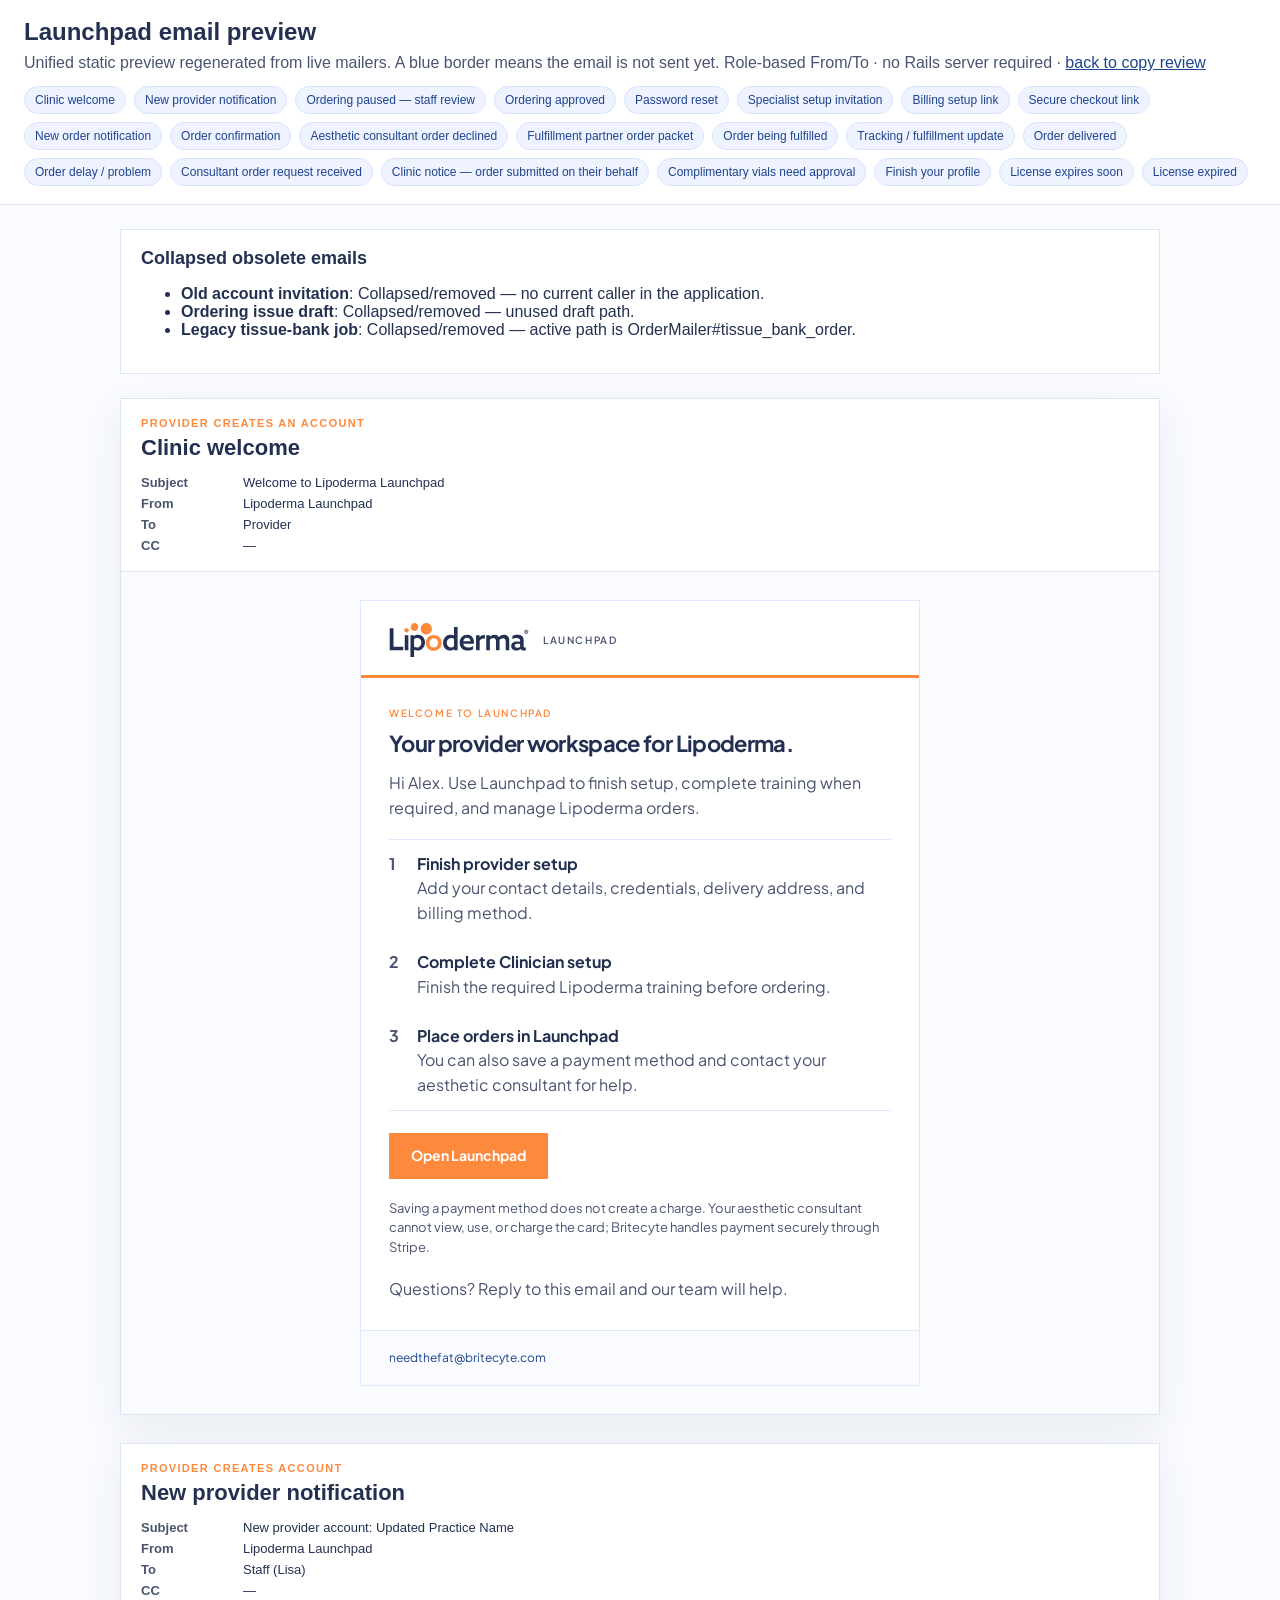
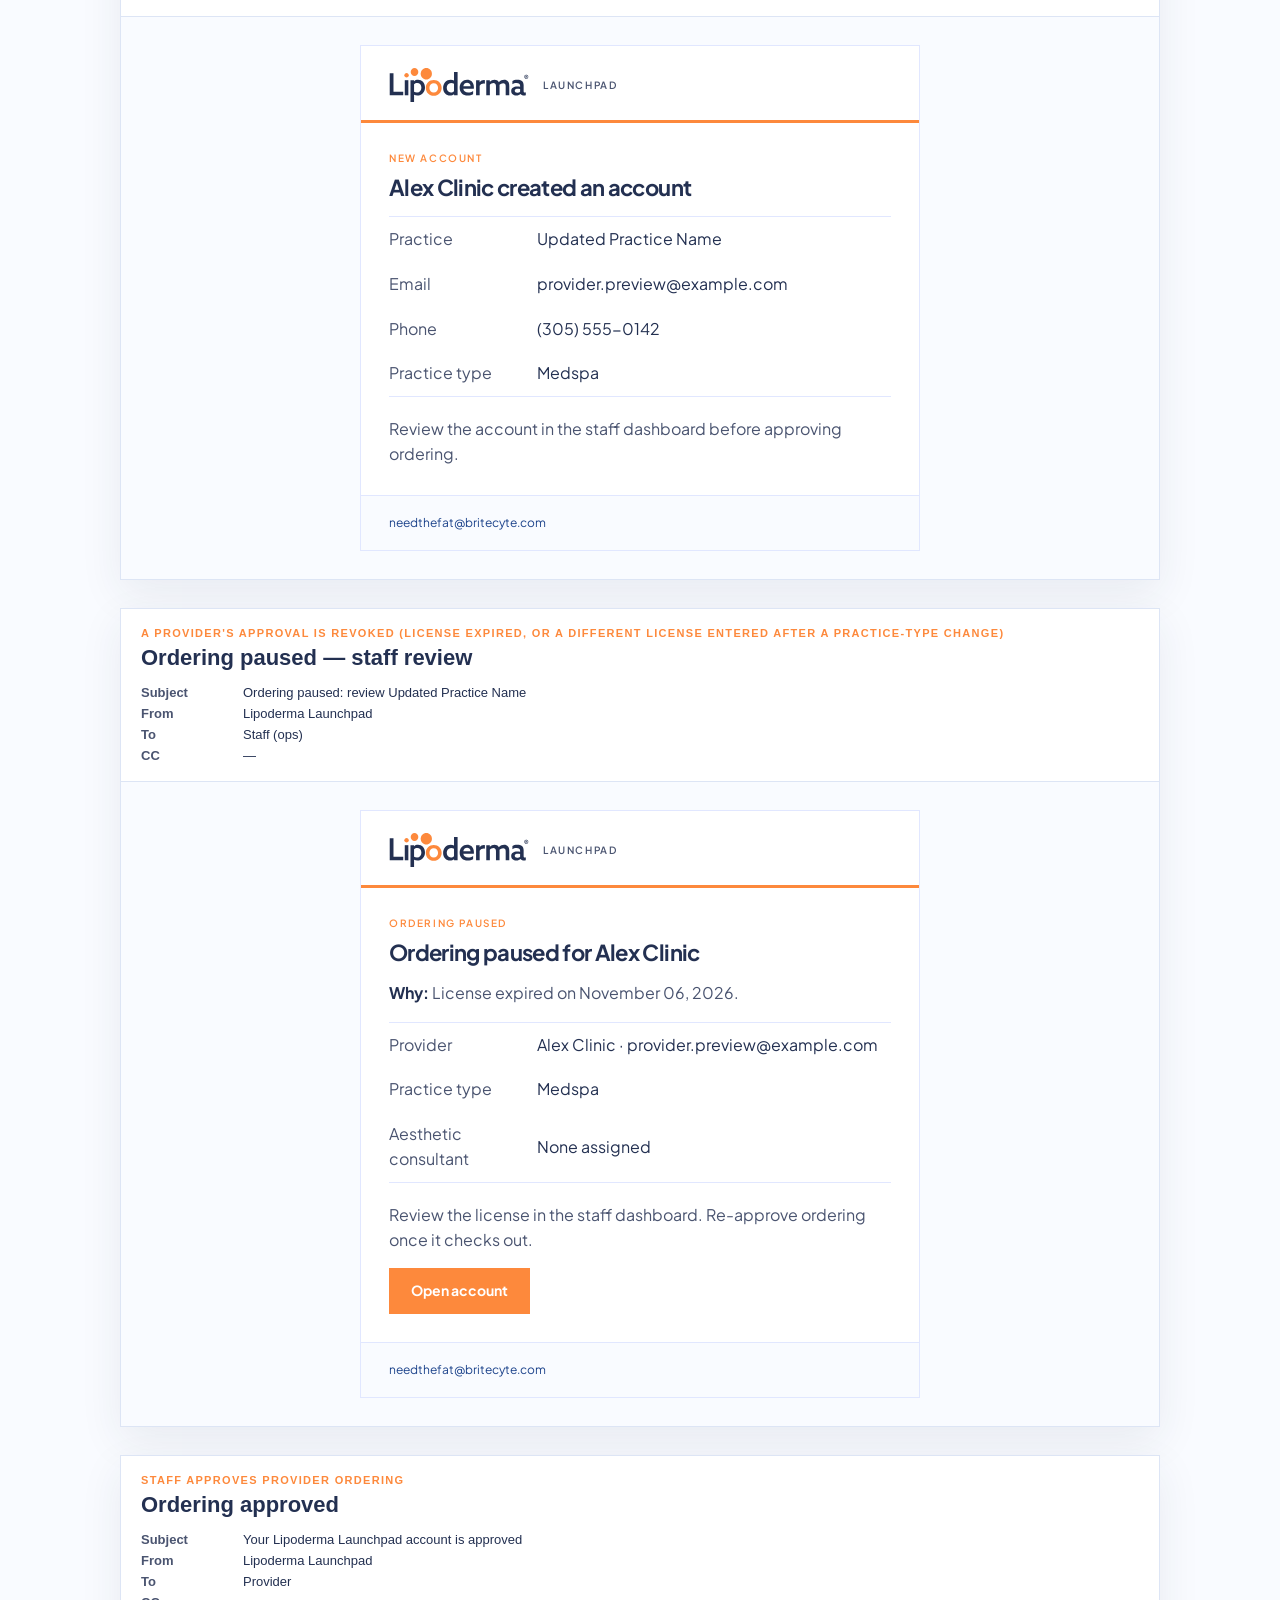
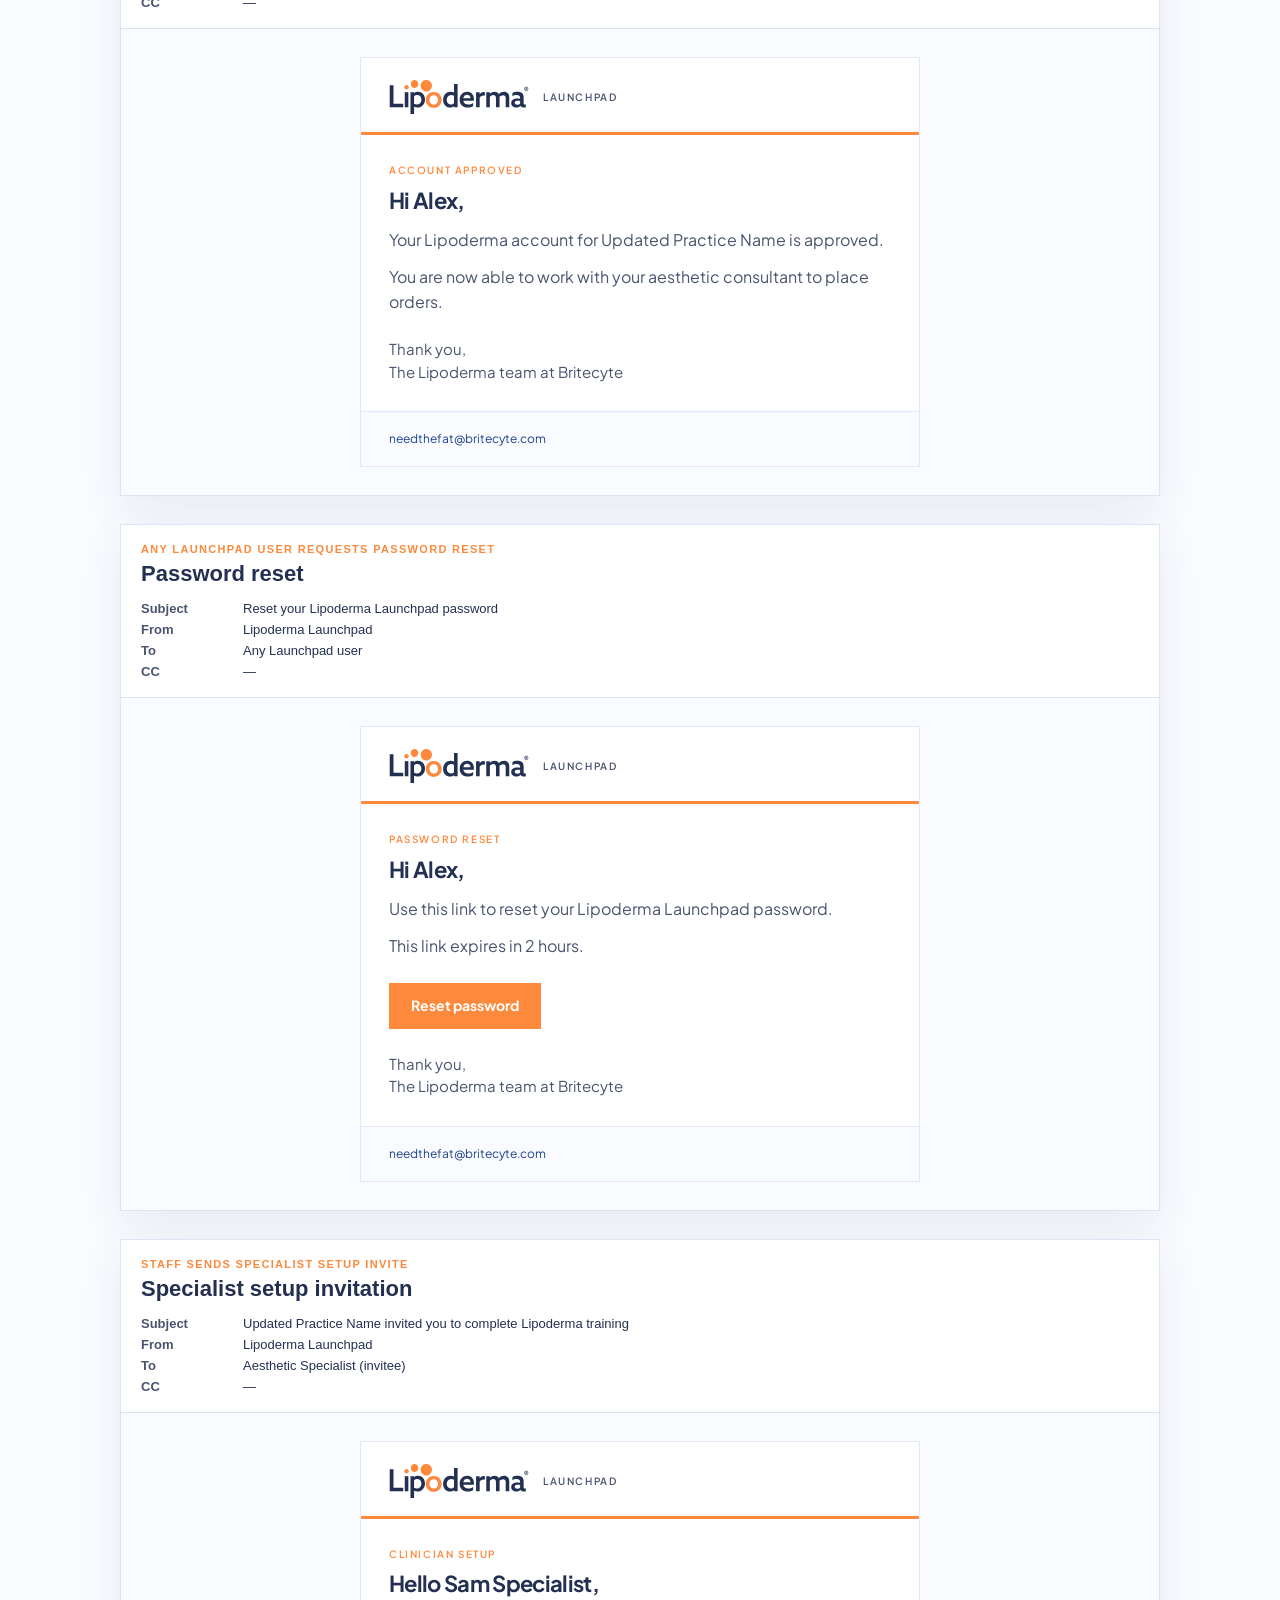
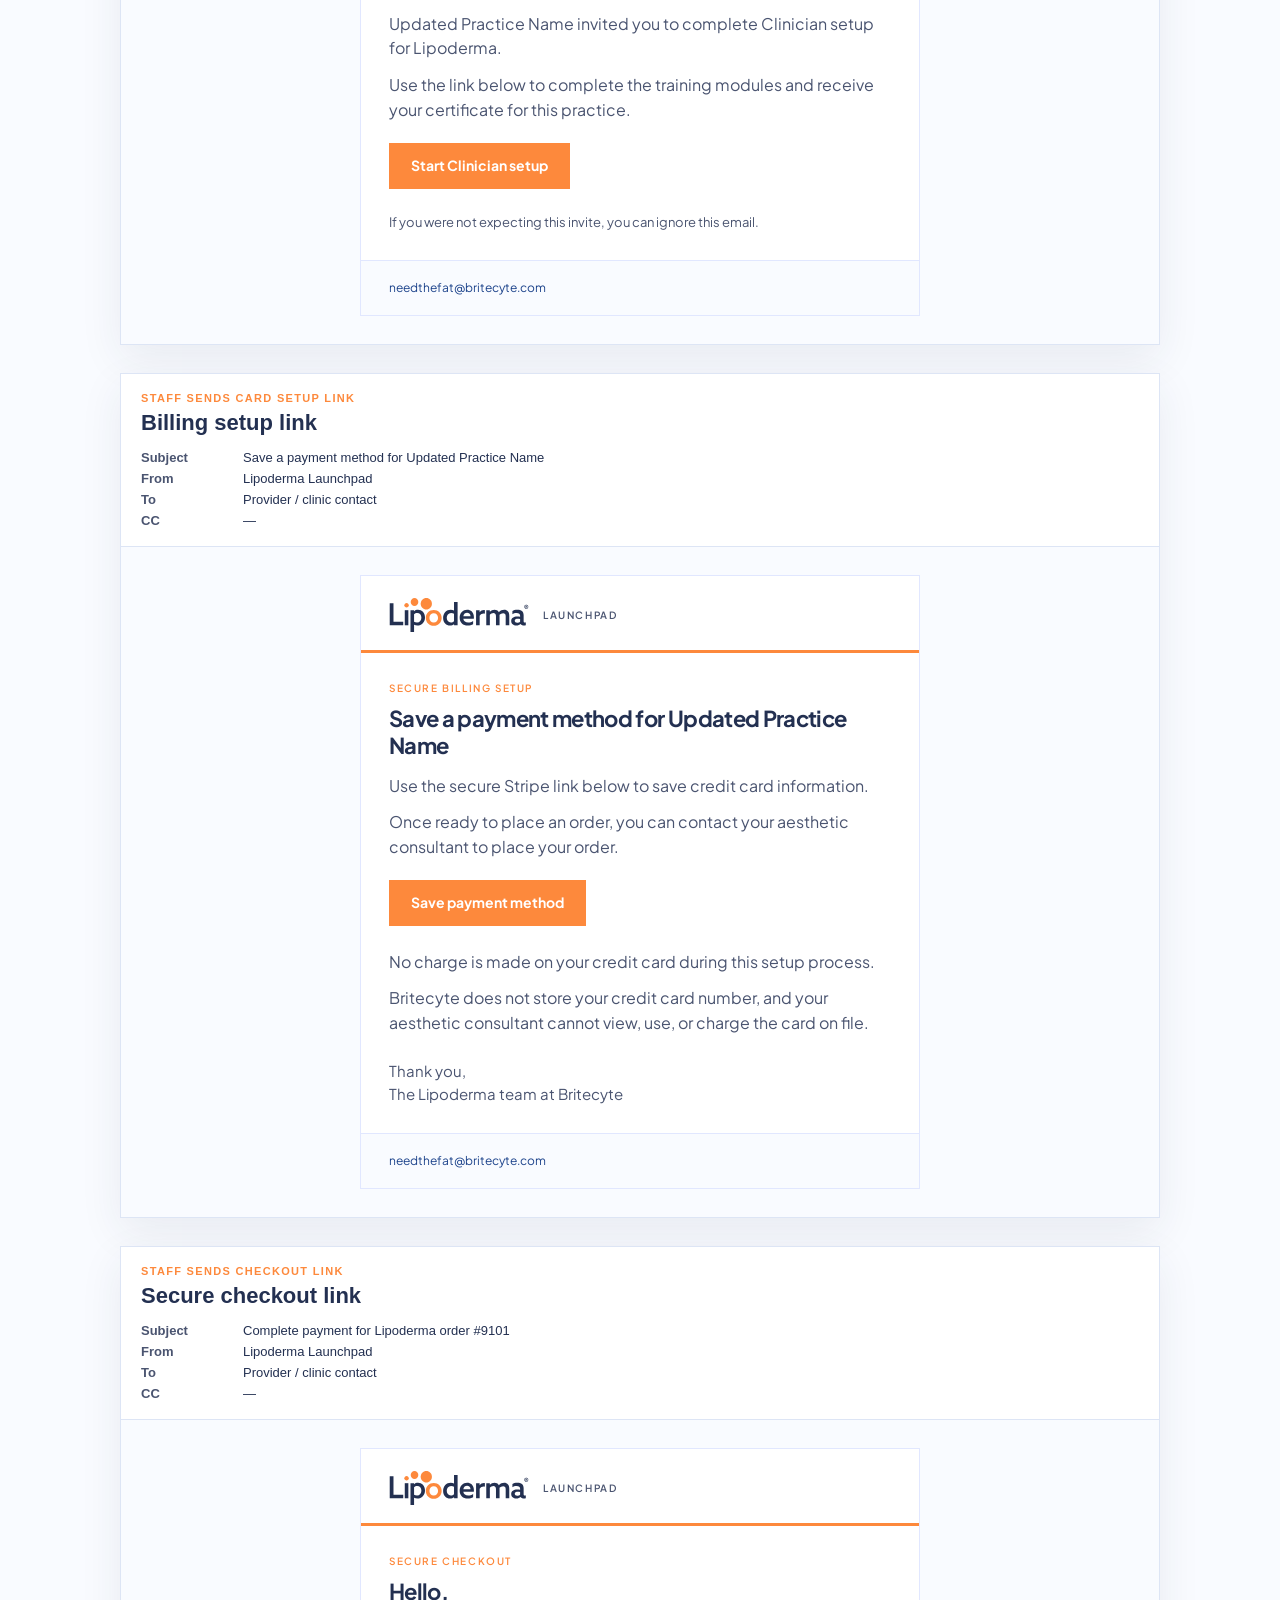
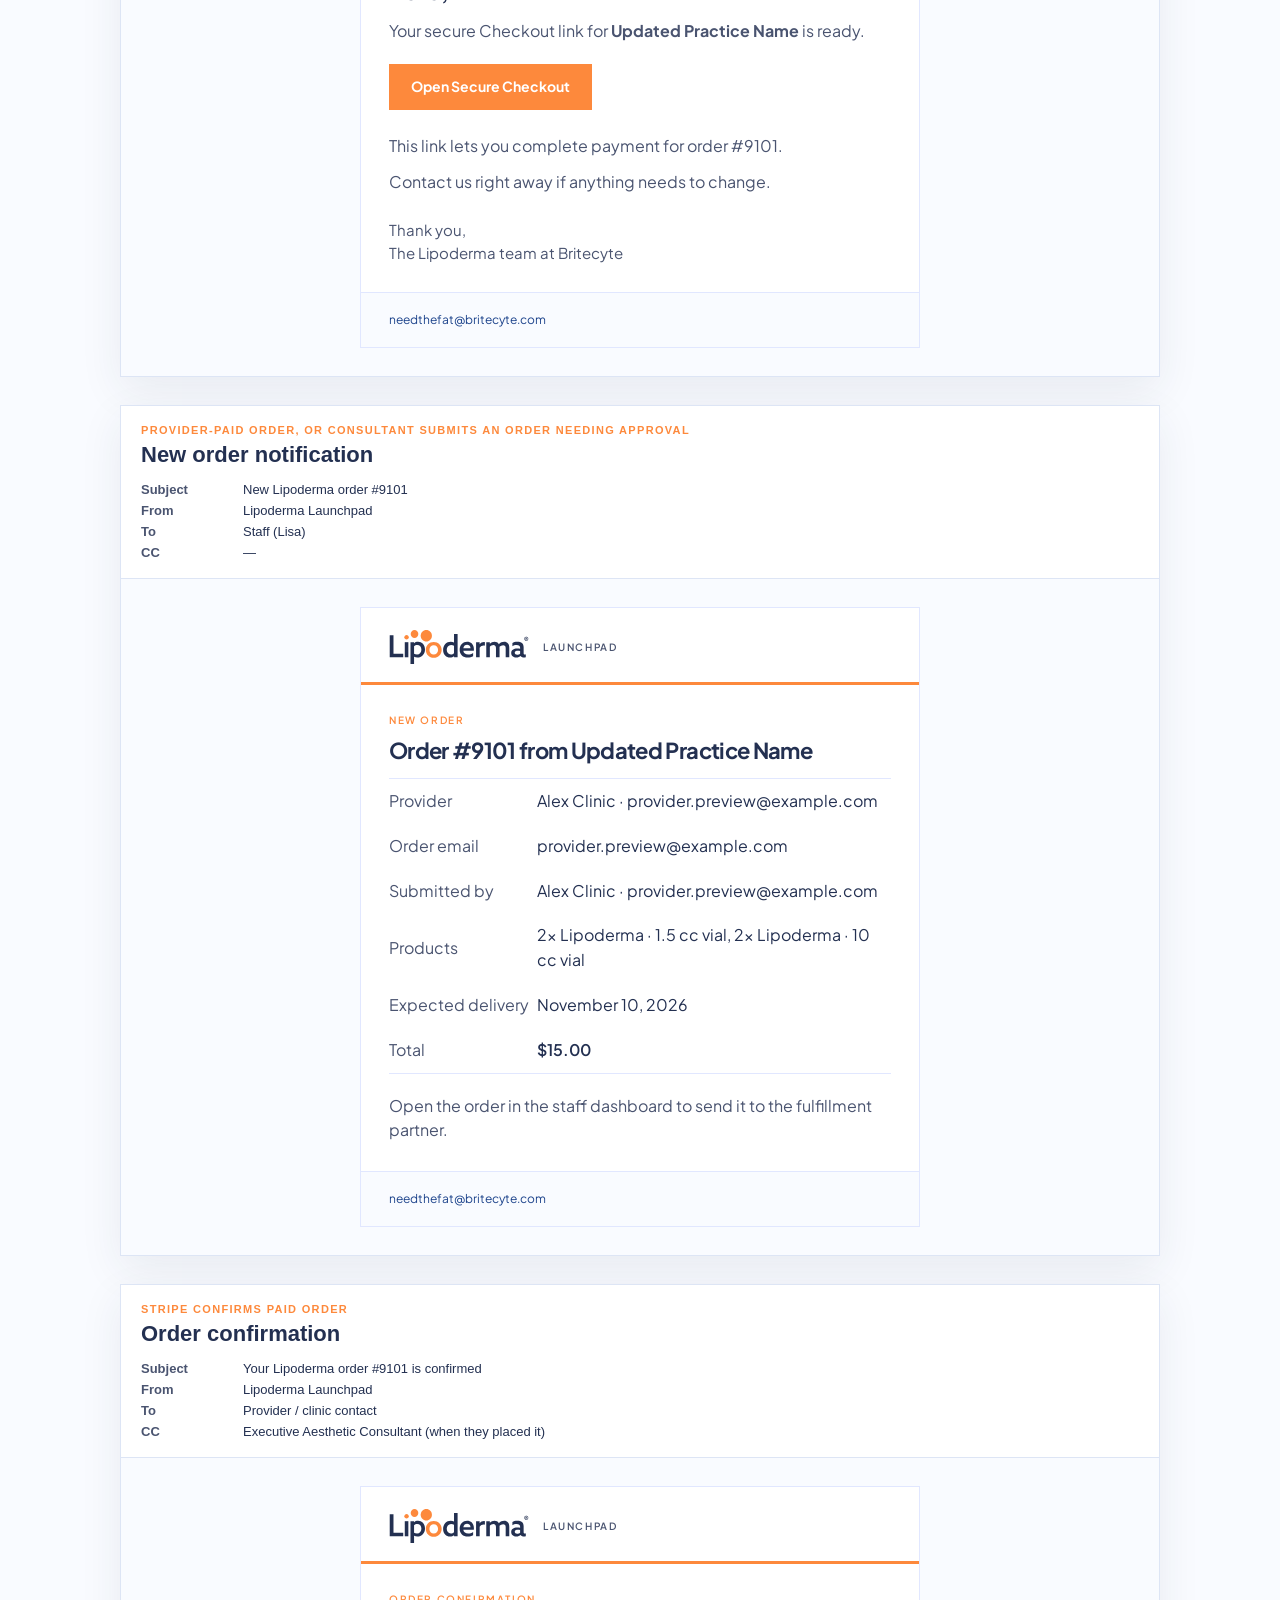
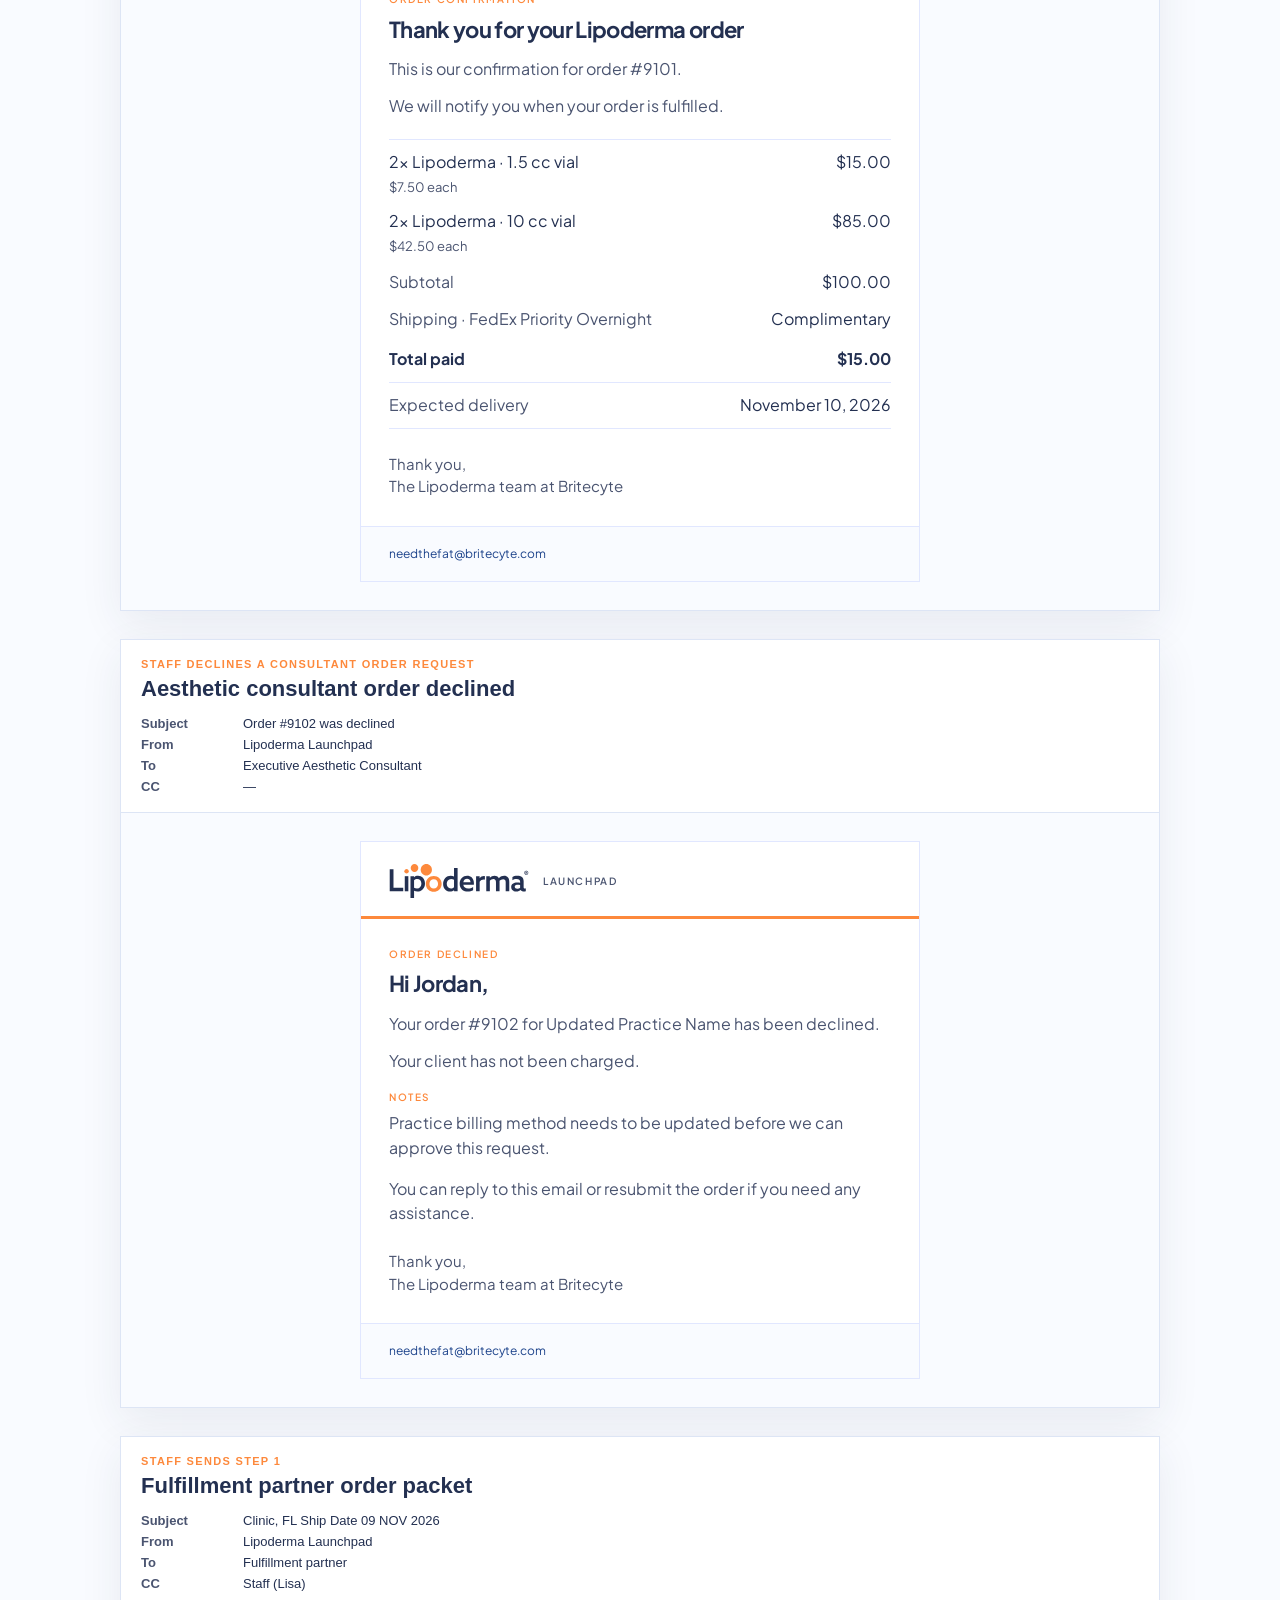
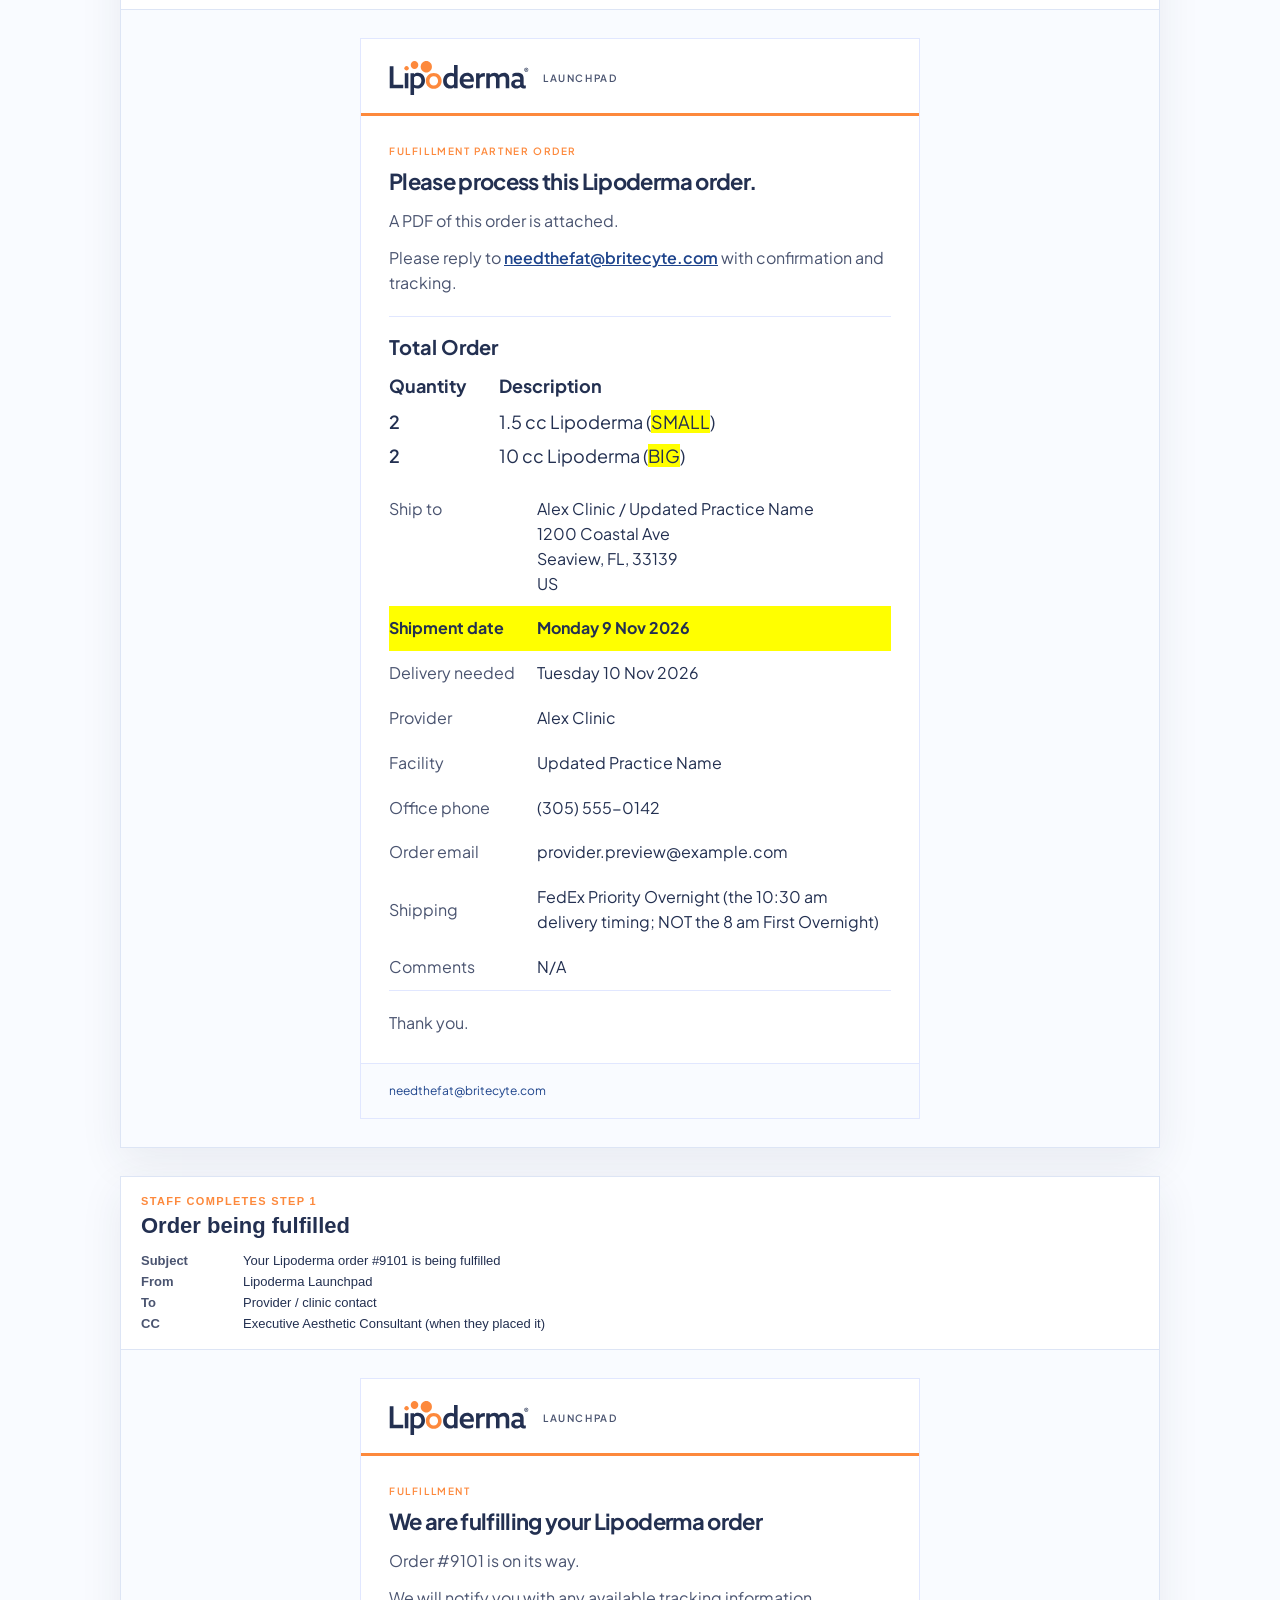
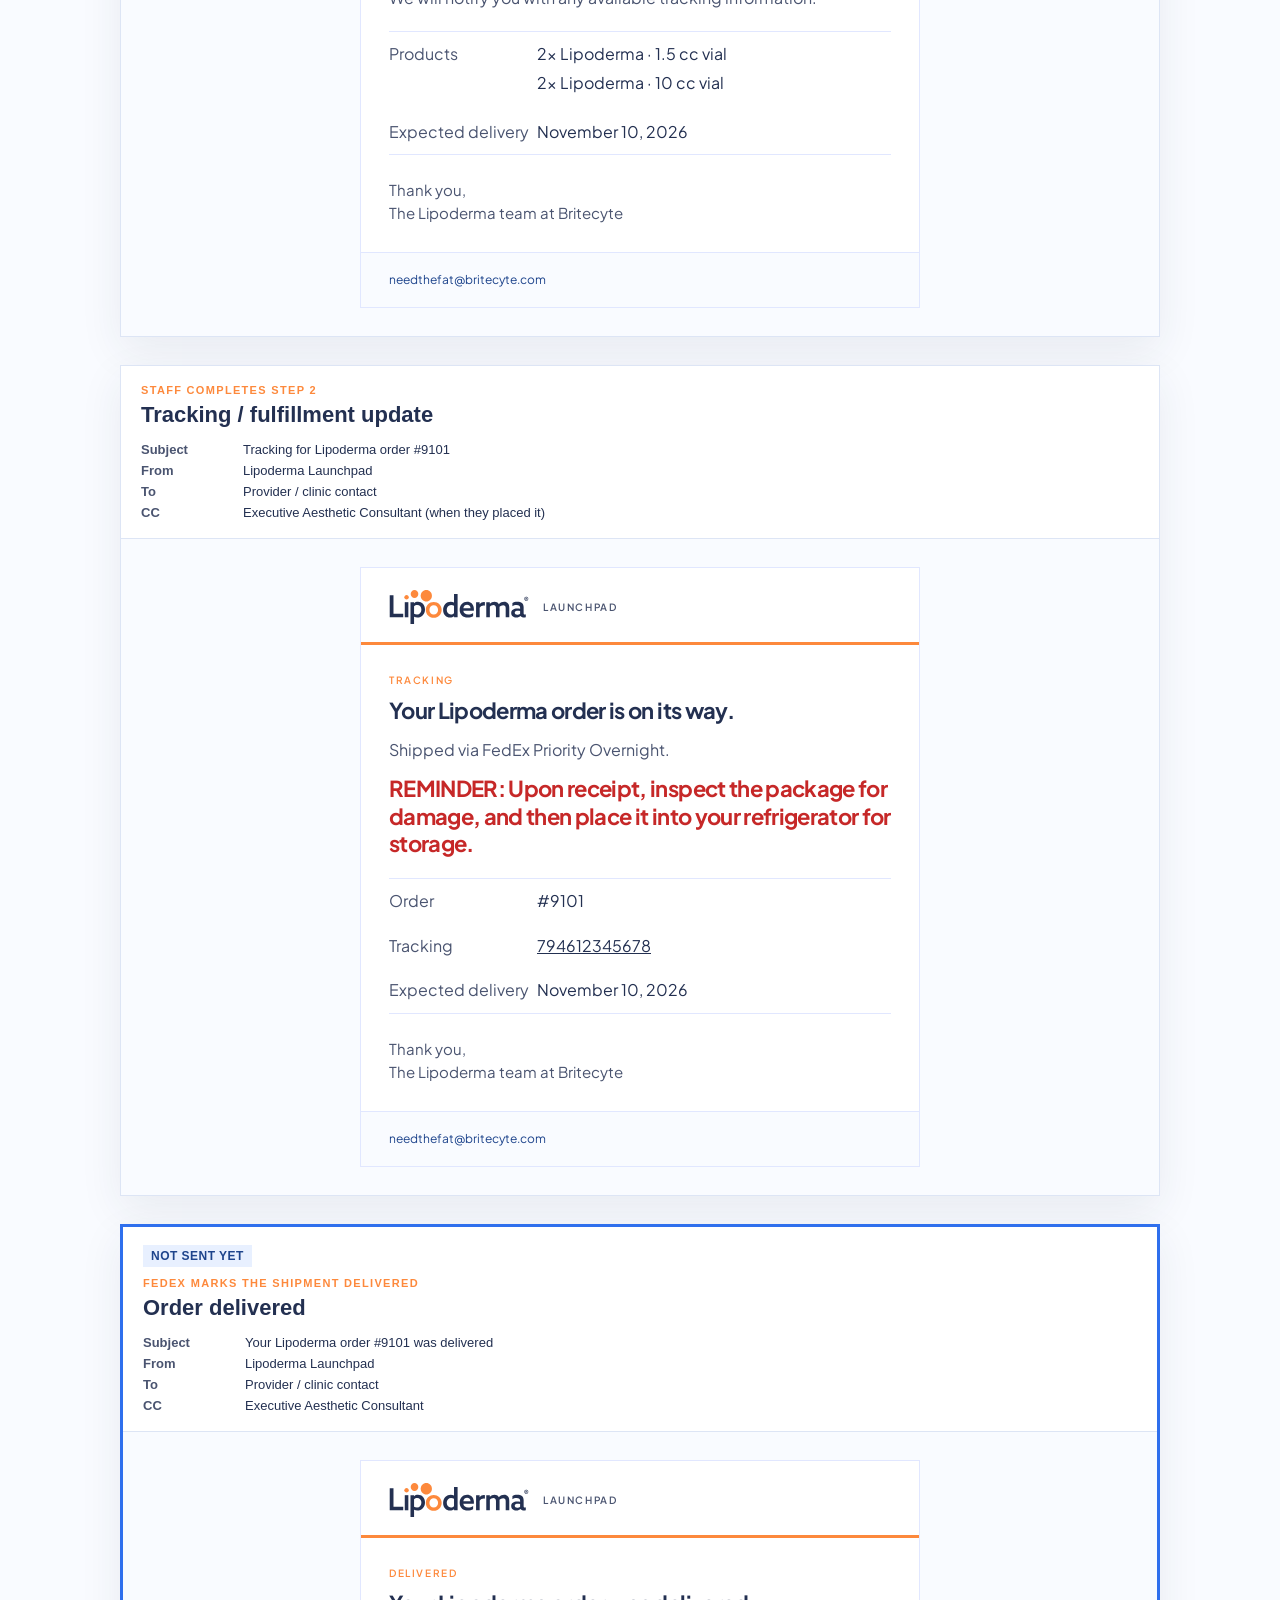
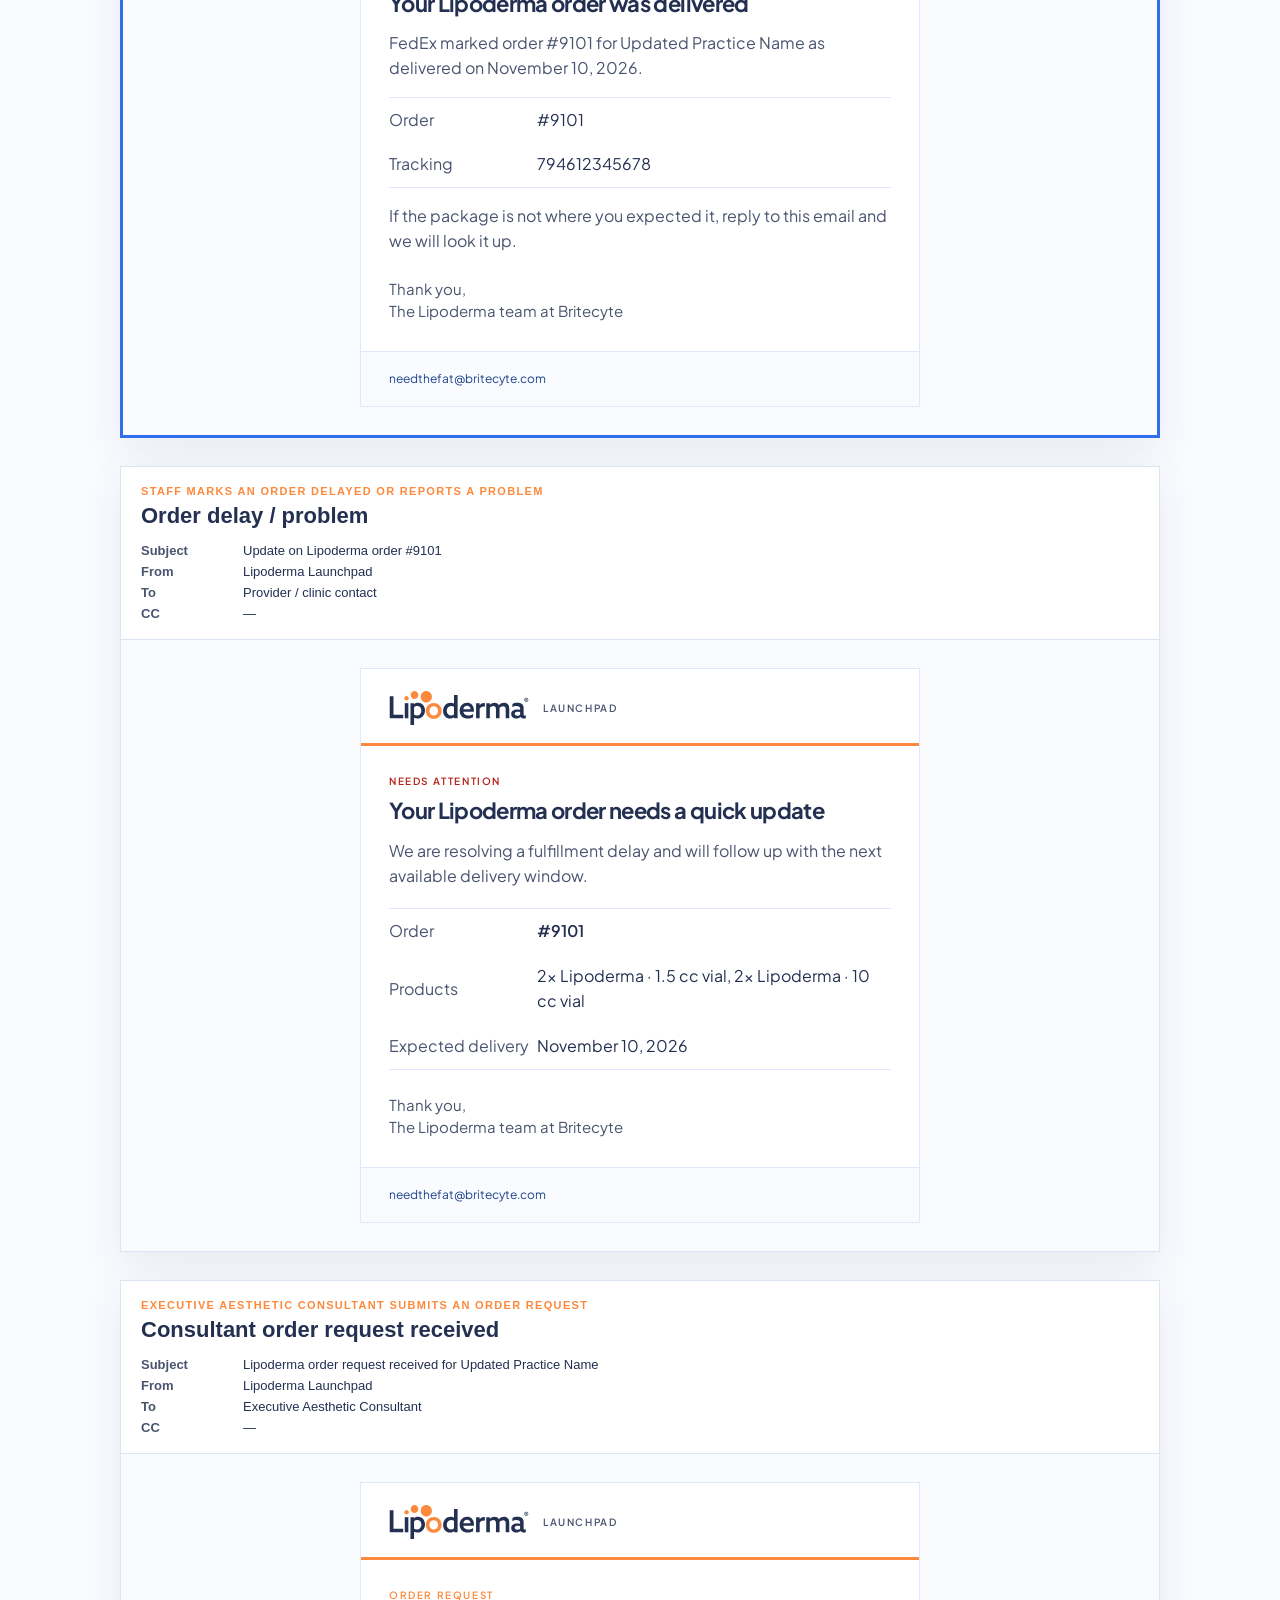
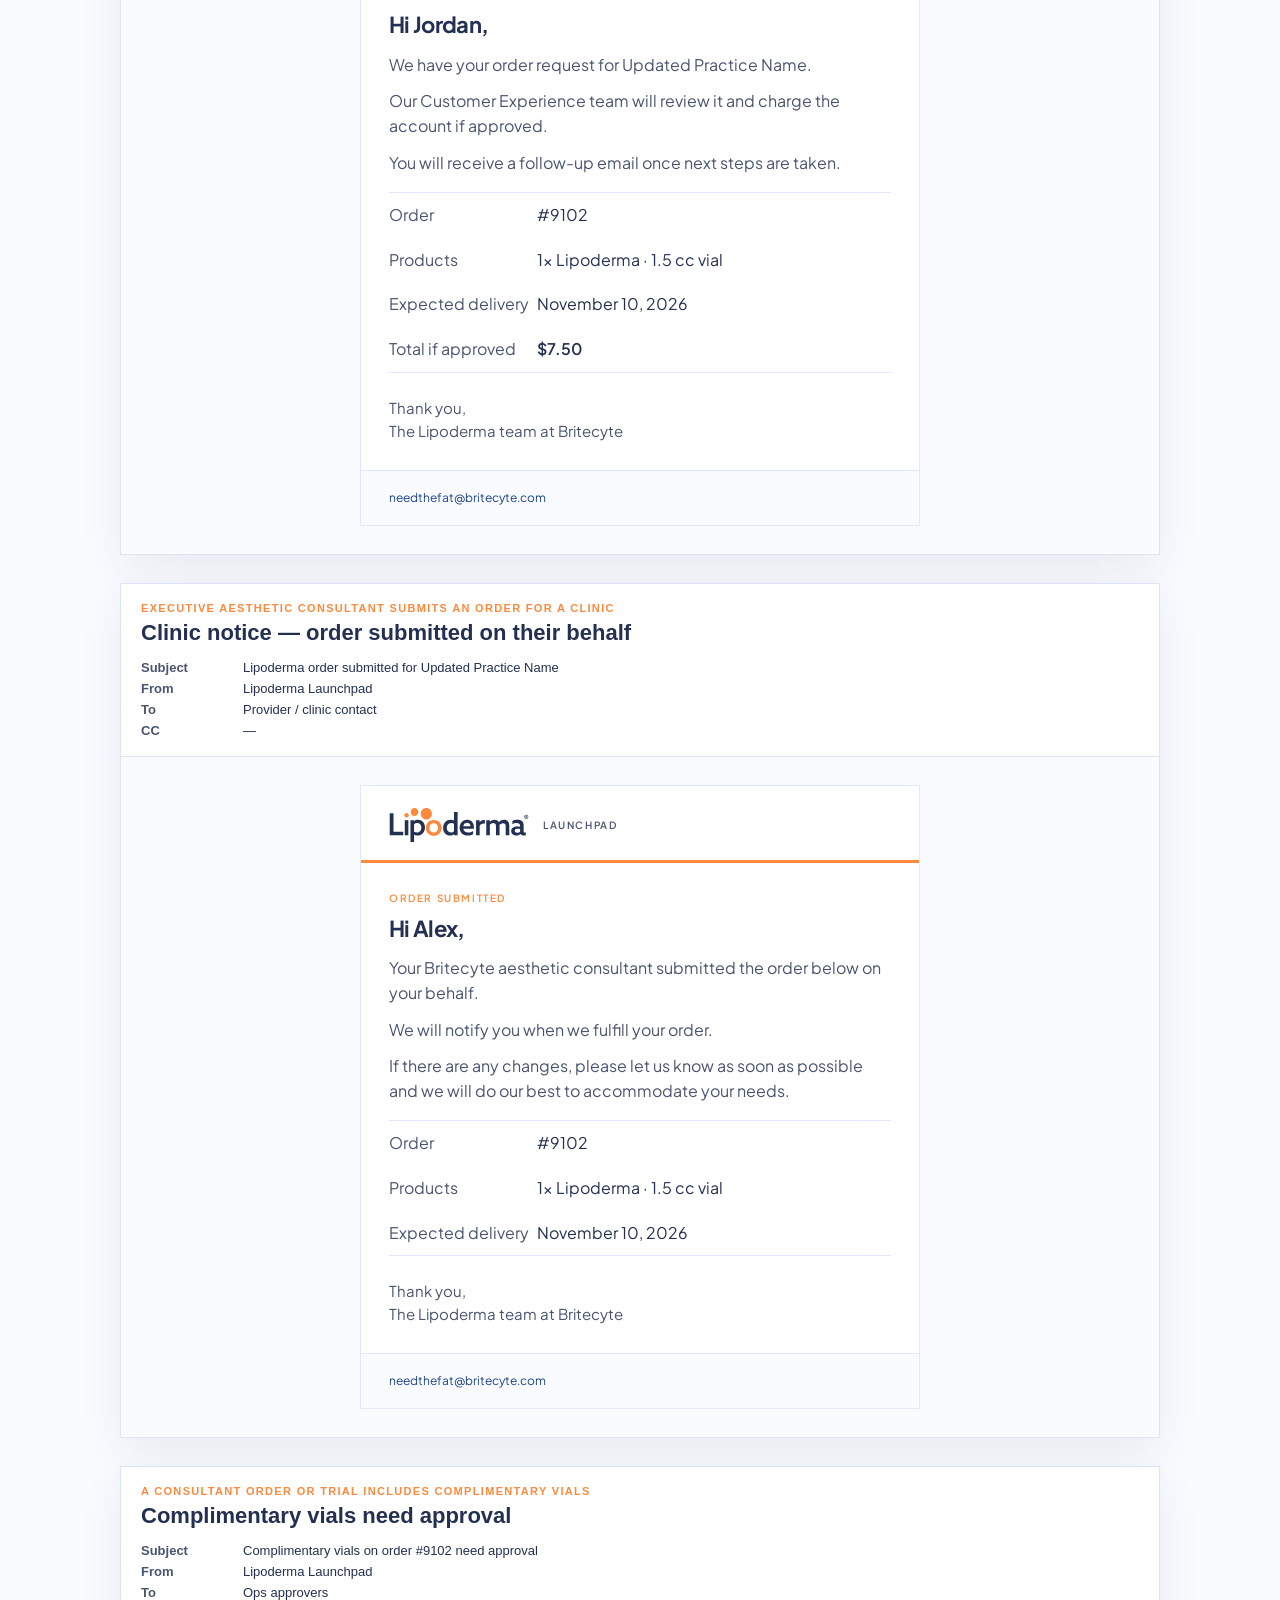
<file: index.html>
<!doctype html>
<html lang="en">
<head>
  <meta charset="utf-8">
  <meta name="viewport" content="width=device-width, initial-scale=1">
  <title>Launchpad email preview</title>
  <style>
    body { margin: 0; background: #f4f6fb; color: #233051; font-family: Arial, Helvetica, sans-serif; }
    header { position: sticky; top: 0; z-index: 2; background: rgba(255,255,255,.96); border-bottom: 1px solid #dde5f5; padding: 18px 24px; }
    h1 { margin: 0 0 8px; font-size: 24px; }
    .sub { margin: 0; color: #4a5470; }
    .sub a { color: #1e448c; }
    nav { display: flex; flex-wrap: wrap; gap: 8px; margin-top: 14px; }
    nav a { color: #1e448c; background: #eef3ff; border: 1px solid #d8e2ff; border-radius: 999px; padding: 6px 10px; font-size: 12px; text-decoration: none; }
    main { max-width: 1040px; margin: 0 auto; padding: 24px; }
    .obsolete { background: #fff; border: 1px solid #dde5f5; padding: 18px 20px; margin-bottom: 24px; }
    .obsolete h2 { margin-top: 0; font-size: 18px; }
    .email-card { background: #fff; border: 1px solid #dde5f5; margin-bottom: 28px; box-shadow: 0 14px 40px rgba(35,48,81,.08); }
    .email-card.not-live { border: 3px solid #2f6fed; }
    .not-live-flag { display: inline-block; margin: 0 0 10px; padding: 4px 8px; background: #e8f0ff; color: #1e448c; font-size: 12px; font-weight: 700; letter-spacing: .04em; text-transform: uppercase; }
    .meta { padding: 18px 20px; border-bottom: 1px solid #dde5f5; }
    .eyebrow { margin: 0 0 6px; color: #fd893c; font-size: 11px; font-weight: 700; letter-spacing: .12em; text-transform: uppercase; }
    .meta h2 { margin: 0 0 14px; font-size: 22px; }
    dl { display: grid; grid-template-columns: 90px 1fr; gap: 6px 12px; margin: 0; font-size: 13px; }
    dt { color: #4a5470; font-weight: 700; }
    dd { margin: 0; word-break: break-word; }
    .email-frame { background: #fff; padding: 0; overflow-x: auto; }
  </style>
</head>
<body>
  <header>
    <h1>Launchpad email preview</h1>
    <p class="sub">Unified static preview regenerated from live mailers. A blue border means the email is not sent yet. Role-based From/To · no Rails server required · <a href="/copy_review/">back to copy review</a></p>
    <nav><a href="#email-0">Clinic welcome</a><a href="#email-1">New provider notification</a><a href="#email-16">Ordering paused — staff review</a><a href="#email-2">Ordering approved</a><a href="#email-3">Password reset</a><a href="#email-4">Specialist setup invitation</a><a href="#email-5">Billing setup link</a><a href="#email-6">Secure checkout link</a><a href="#email-7">New order notification</a><a href="#email-8">Order confirmation</a><a href="#email-9">Aesthetic consultant order declined</a><a href="#email-10">Fulfillment partner order packet</a><a href="#email-11">Order being fulfilled</a><a href="#email-12">Tracking / fulfillment update</a><a href="#email-21">Order delivered</a><a href="#email-13">Order delay / problem</a><a href="#email-14">Consultant order request received</a><a href="#email-15">Clinic notice — order submitted on their behalf</a><a href="#email-18">Complimentary vials need approval</a><a href="#email-22">Finish your profile</a><a href="#email-19">License expires soon</a><a href="#email-20">License expired</a></nav>
  </header>
  <main>
    <section class="obsolete">
      <h2>Collapsed obsolete emails</h2>
      <ul>
        <li><strong>Old account invitation</strong>: Collapsed/removed — no current caller in the application.</li>
        <li><strong>Ordering issue draft</strong>: Collapsed/removed — unused draft path.</li>
        <li><strong>Legacy tissue-bank job</strong>: Collapsed/removed — active path is OrderMailer#tissue_bank_order.</li>
      </ul>
    </section>
    <section class="email-card" id="email-0">
  <div class="meta">
    
    <p class="eyebrow">Provider creates an account</p>
    <h2>Clinic welcome</h2>
    <dl>
      <dt>Subject</dt><dd>Welcome to Lipoderma Launchpad</dd>
      <dt>From</dt><dd>Lipoderma Launchpad</dd>
      <dt>To</dt><dd>Provider</dd>
      <dt>CC</dt><dd>—</dd>
    </dl>
  </div>
  <div class="email-frame"><!DOCTYPE html>
<html lang="en">
  <head>
    <meta http-equiv="Content-Type" content="text/html; charset=utf-8">
    <meta name="viewport" content="width=device-width, initial-scale=1">
    <meta http-equiv="x-ua-compatible" content="ie=edge">
    <title>Lipoderma Launchpad</title>
    <!--[if !mso]><!-->
    <link href="https://fonts.googleapis.com/css2?family=Plus+Jakarta+Sans:wght@400;600;700&display=swap" rel="stylesheet">
    <!--<![endif]-->
  </head>
  <body style="margin:0;padding:0;background-color:#f9fbff;">
    <table role="presentation" width="100%" cellspacing="0" cellpadding="0" border="0" style="background-color:#f9fbff;">
      <tr>
        <td align="center" style="padding:28px 12px;">
          <table role="presentation" width="560" cellspacing="0" cellpadding="0" border="0" style="width:100%;max-width:560px;border:1px solid #e1e7ff;border-radius:0;overflow:hidden;background-color:#ffffff;">
            <tr>
              <td style="background-color:#ffffff;padding:22px 28px 18px;border-bottom:3px solid #fd893c;">
                <table role="presentation" cellspacing="0" cellpadding="0" border="0">
                  <tr>
                    <td style="vertical-align:middle;">
                      <img src="assets/logos/lipoderma-logo.svg" alt="Lipoderma" width="140" height="34" style="display:block;border:0;height:34px;width:140px;">
                    </td>
                    <td style="vertical-align:middle;padding-left:14px;">
                      <p style="margin:0;font-family:'Plus Jakarta Sans',Arial,Helvetica,sans-serif;font-size:10px;font-weight:600;letter-spacing:0.16em;text-transform:uppercase;color:#4a5470;">Launchpad</p>
                    </td>
                  </tr>
                </table>
              </td>
            </tr>
            <tr>
              <td style="background-color:#ffffff;padding:28px;font-family:'Plus Jakarta Sans',Arial,Helvetica,sans-serif;color:#233051;font-size:16px;line-height:1.55;">
                <p style="margin:0 0 8px;font-size:10px;font-weight:600;letter-spacing:0.16em;text-transform:uppercase;color:#fd893c;">Welcome to Launchpad</p>
<p style="margin:0 0 14px;font-size:22px;font-weight:700;letter-spacing:-0.03em;line-height:1.25;color:#233051;">Your provider workspace for Lipoderma.</p>
<p style="margin:0 0 18px;color:#4a5470;">
  Hi Alex.
  Use Launchpad to finish setup, complete training when required, and manage Lipoderma orders.
</p>
<table role="presentation" width="100%" cellspacing="0" cellpadding="0" border="0" style="border-top:1px solid #e1e7ff;border-bottom:1px solid #e1e7ff;">
  <tr>
    <td style="padding:12px 0;color:#4a5470;width:28px;vertical-align:top;font-weight:700;">1</td>
    <td style="padding:12px 0;color:#233051;"><strong>Finish provider setup</strong><br><span style="color:#4a5470;">Add your contact details, credentials, delivery address, and billing method.</span></td>
  </tr>
  <tr>
    <td style="padding:12px 0;color:#4a5470;width:28px;vertical-align:top;font-weight:700;">2</td>
    <td style="padding:12px 0;color:#233051;"><strong>Complete Clinician setup</strong><br><span style="color:#4a5470;">Finish the required Lipoderma training before ordering.</span></td>
  </tr>
  <tr>
    <td style="padding:12px 0;color:#4a5470;width:28px;vertical-align:top;font-weight:700;">3</td>
    <td style="padding:12px 0;color:#233051;"><strong>Place orders in Launchpad</strong><br><span style="color:#4a5470;">You can also save a payment method and contact your aesthetic consultant for help.</span></td>
  </tr>
</table>
<table role="presentation" cellspacing="0" cellpadding="0" border="0" style="margin-top:22px;">
  <tr>
    <td style="background-color:#fd893c;">
      <a href="/" style="display:inline-block;padding:12px 22px;font-family:'Plus Jakarta Sans',Arial,Helvetica,sans-serif;font-size:14px;font-weight:700;color:#ffffff;text-decoration:none;">Open Launchpad</a>
    </td>
  </tr>
</table>

<p style="margin:20px 0 0;font-size:13px;line-height:1.5;color:#4a5470;">Saving a payment method does not create a charge. Your aesthetic consultant cannot view, use, or charge the card; Britecyte handles payment securely through Stripe.</p>
<p style="margin:20px 0 0;color:#4a5470;">Questions? Reply to this email and our team will help.</p>

              </td>
            </tr>
            <tr>
              <td style="background-color:#f9fbff;padding:18px 28px;border-top:1px solid #e1e7ff;font-family:'Plus Jakarta Sans',Arial,Helvetica,sans-serif;font-size:12px;line-height:1.5;color:#4a5470;">
                <a href="mailto:needthefat@britecyte.com" style="color:#1e448c;text-decoration:none;">needthefat@britecyte.com</a>
              </td>
            </tr>
          </table>
        </td>
      </tr>
    </table>
  </body>
</html>
</div>
</section>

<section class="email-card" id="email-1">
  <div class="meta">
    
    <p class="eyebrow">Provider creates account</p>
    <h2>New provider notification</h2>
    <dl>
      <dt>Subject</dt><dd>New provider account: Updated Practice Name</dd>
      <dt>From</dt><dd>Lipoderma Launchpad</dd>
      <dt>To</dt><dd>Staff (Lisa)</dd>
      <dt>CC</dt><dd>—</dd>
    </dl>
  </div>
  <div class="email-frame"><!DOCTYPE html>
<html lang="en">
  <head>
    <meta http-equiv="Content-Type" content="text/html; charset=utf-8">
    <meta name="viewport" content="width=device-width, initial-scale=1">
    <meta http-equiv="x-ua-compatible" content="ie=edge">
    <title>Lipoderma Launchpad</title>
    <!--[if !mso]><!-->
    <link href="https://fonts.googleapis.com/css2?family=Plus+Jakarta+Sans:wght@400;600;700&display=swap" rel="stylesheet">
    <!--<![endif]-->
  </head>
  <body style="margin:0;padding:0;background-color:#f9fbff;">
    <table role="presentation" width="100%" cellspacing="0" cellpadding="0" border="0" style="background-color:#f9fbff;">
      <tr>
        <td align="center" style="padding:28px 12px;">
          <table role="presentation" width="560" cellspacing="0" cellpadding="0" border="0" style="width:100%;max-width:560px;border:1px solid #e1e7ff;border-radius:0;overflow:hidden;background-color:#ffffff;">
            <tr>
              <td style="background-color:#ffffff;padding:22px 28px 18px;border-bottom:3px solid #fd893c;">
                <table role="presentation" cellspacing="0" cellpadding="0" border="0">
                  <tr>
                    <td style="vertical-align:middle;">
                      <img src="assets/logos/lipoderma-logo.svg" alt="Lipoderma" width="140" height="34" style="display:block;border:0;height:34px;width:140px;">
                    </td>
                    <td style="vertical-align:middle;padding-left:14px;">
                      <p style="margin:0;font-family:'Plus Jakarta Sans',Arial,Helvetica,sans-serif;font-size:10px;font-weight:600;letter-spacing:0.16em;text-transform:uppercase;color:#4a5470;">Launchpad</p>
                    </td>
                  </tr>
                </table>
              </td>
            </tr>
            <tr>
              <td style="background-color:#ffffff;padding:28px;font-family:'Plus Jakarta Sans',Arial,Helvetica,sans-serif;color:#233051;font-size:16px;line-height:1.55;">
                <p style="margin:0 0 8px;font-size:10px;font-weight:600;letter-spacing:0.16em;text-transform:uppercase;color:#fd893c;">New account</p>
<p style="margin:0 0 14px;font-size:22px;font-weight:700;letter-spacing:-0.03em;line-height:1.25;color:#233051;">Alex Clinic created an account</p>
<table role="presentation" width="100%" cellspacing="0" cellpadding="0" border="0" style="border-top:1px solid #e1e7ff;border-bottom:1px solid #e1e7ff;">
  <tr>
    <td style="padding:10px 0;color:#4a5470;width:148px;">Practice</td>
    <td style="padding:10px 0;color:#233051;">Updated Practice Name</td>
  </tr>
  <tr>
    <td style="padding:10px 0;color:#4a5470;">Email</td>
    <td style="padding:10px 0;color:#233051;">provider.preview@example.com</td>
  </tr>
  <tr>
    <td style="padding:10px 0;color:#4a5470;">Phone</td>
    <td style="padding:10px 0;color:#233051;">(305) 555-0142</td>
  </tr>
  <tr>
    <td style="padding:10px 0;color:#4a5470;">Practice type</td>
    <td style="padding:10px 0;color:#233051;">Medspa</td>
  </tr>
</table>
<p style="margin:20px 0 0;color:#4a5470;">Review the account in the staff dashboard before approving ordering.</p>

              </td>
            </tr>
            <tr>
              <td style="background-color:#f9fbff;padding:18px 28px;border-top:1px solid #e1e7ff;font-family:'Plus Jakarta Sans',Arial,Helvetica,sans-serif;font-size:12px;line-height:1.5;color:#4a5470;">
                <a href="mailto:needthefat@britecyte.com" style="color:#1e448c;text-decoration:none;">needthefat@britecyte.com</a>
              </td>
            </tr>
          </table>
        </td>
      </tr>
    </table>
  </body>
</html>
</div>
</section>

<section class="email-card" id="email-16">
  <div class="meta">
    
    <p class="eyebrow">A provider&#39;s approval is revoked (license expired, or a different license entered after a practice-type change)</p>
    <h2>Ordering paused — staff review</h2>
    <dl>
      <dt>Subject</dt><dd>Ordering paused: review Updated Practice Name</dd>
      <dt>From</dt><dd>Lipoderma Launchpad</dd>
      <dt>To</dt><dd>Staff (ops)</dd>
      <dt>CC</dt><dd>—</dd>
    </dl>
  </div>
  <div class="email-frame"><!DOCTYPE html>
<html lang="en">
  <head>
    <meta http-equiv="Content-Type" content="text/html; charset=utf-8">
    <meta name="viewport" content="width=device-width, initial-scale=1">
    <meta http-equiv="x-ua-compatible" content="ie=edge">
    <title>Lipoderma Launchpad</title>
    <!--[if !mso]><!-->
    <link href="https://fonts.googleapis.com/css2?family=Plus+Jakarta+Sans:wght@400;600;700&display=swap" rel="stylesheet">
    <!--<![endif]-->
  </head>
  <body style="margin:0;padding:0;background-color:#f9fbff;">
    <table role="presentation" width="100%" cellspacing="0" cellpadding="0" border="0" style="background-color:#f9fbff;">
      <tr>
        <td align="center" style="padding:28px 12px;">
          <table role="presentation" width="560" cellspacing="0" cellpadding="0" border="0" style="width:100%;max-width:560px;border:1px solid #e1e7ff;border-radius:0;overflow:hidden;background-color:#ffffff;">
            <tr>
              <td style="background-color:#ffffff;padding:22px 28px 18px;border-bottom:3px solid #fd893c;">
                <table role="presentation" cellspacing="0" cellpadding="0" border="0">
                  <tr>
                    <td style="vertical-align:middle;">
                      <img src="assets/logos/lipoderma-logo.svg" alt="Lipoderma" width="140" height="34" style="display:block;border:0;height:34px;width:140px;">
                    </td>
                    <td style="vertical-align:middle;padding-left:14px;">
                      <p style="margin:0;font-family:'Plus Jakarta Sans',Arial,Helvetica,sans-serif;font-size:10px;font-weight:600;letter-spacing:0.16em;text-transform:uppercase;color:#4a5470;">Launchpad</p>
                    </td>
                  </tr>
                </table>
              </td>
            </tr>
            <tr>
              <td style="background-color:#ffffff;padding:28px;font-family:'Plus Jakarta Sans',Arial,Helvetica,sans-serif;color:#233051;font-size:16px;line-height:1.55;">
                <p style="margin:0 0 8px;font-size:10px;font-weight:600;letter-spacing:0.16em;text-transform:uppercase;color:#fd893c;">Ordering paused</p>
<p style="margin:0 0 14px;font-size:22px;font-weight:700;letter-spacing:-0.03em;line-height:1.25;color:#233051;">Ordering paused for Alex Clinic</p>
<p style="margin:0 0 16px;color:#4a5470;"><strong style="color:#233051;">Why:</strong> License expired on November 06, 2026.</p>
<table role="presentation" width="100%" cellspacing="0" cellpadding="0" border="0" style="border-top:1px solid #e1e7ff;border-bottom:1px solid #e1e7ff;">
  <tr>
    <td style="padding:10px 0;color:#4a5470;width:148px;">Provider</td>
    <td style="padding:10px 0;color:#233051;">Alex Clinic · provider.preview@example.com</td>
  </tr>
  <tr>
    <td style="padding:10px 0;color:#4a5470;">Practice type</td>
    <td style="padding:10px 0;color:#233051;">Medspa</td>
  </tr>
  <tr>
    <td style="padding:10px 0;color:#4a5470;">Aesthetic consultant</td>
    <td style="padding:10px 0;color:#233051;">None assigned</td>
  </tr>
</table>
<p style="margin:20px 0 0;color:#4a5470;">Review the license in the staff dashboard. Re-approve ordering once it checks out.</p>
  <table role="presentation" cellspacing="0" cellpadding="0" border="0" style="margin-top:16px;">
  <tr>
    <td style="background-color:#fd893c;">
      <a href="/staff/providers/462" style="display:inline-block;padding:12px 22px;font-family:'Plus Jakarta Sans',Arial,Helvetica,sans-serif;font-size:14px;font-weight:700;color:#ffffff;text-decoration:none;">Open account</a>
    </td>
  </tr>
</table>


              </td>
            </tr>
            <tr>
              <td style="background-color:#f9fbff;padding:18px 28px;border-top:1px solid #e1e7ff;font-family:'Plus Jakarta Sans',Arial,Helvetica,sans-serif;font-size:12px;line-height:1.5;color:#4a5470;">
                <a href="mailto:needthefat@britecyte.com" style="color:#1e448c;text-decoration:none;">needthefat@britecyte.com</a>
              </td>
            </tr>
          </table>
        </td>
      </tr>
    </table>
  </body>
</html>
</div>
</section>

<section class="email-card" id="email-2">
  <div class="meta">
    
    <p class="eyebrow">Staff approves provider ordering</p>
    <h2>Ordering approved</h2>
    <dl>
      <dt>Subject</dt><dd>Your Lipoderma Launchpad account is approved</dd>
      <dt>From</dt><dd>Lipoderma Launchpad</dd>
      <dt>To</dt><dd>Provider</dd>
      <dt>CC</dt><dd>—</dd>
    </dl>
  </div>
  <div class="email-frame"><!DOCTYPE html>
<html lang="en">
  <head>
    <meta http-equiv="Content-Type" content="text/html; charset=utf-8">
    <meta name="viewport" content="width=device-width, initial-scale=1">
    <meta http-equiv="x-ua-compatible" content="ie=edge">
    <title>Lipoderma Launchpad</title>
    <!--[if !mso]><!-->
    <link href="https://fonts.googleapis.com/css2?family=Plus+Jakarta+Sans:wght@400;600;700&display=swap" rel="stylesheet">
    <!--<![endif]-->
  </head>
  <body style="margin:0;padding:0;background-color:#f9fbff;">
    <table role="presentation" width="100%" cellspacing="0" cellpadding="0" border="0" style="background-color:#f9fbff;">
      <tr>
        <td align="center" style="padding:28px 12px;">
          <table role="presentation" width="560" cellspacing="0" cellpadding="0" border="0" style="width:100%;max-width:560px;border:1px solid #e1e7ff;border-radius:0;overflow:hidden;background-color:#ffffff;">
            <tr>
              <td style="background-color:#ffffff;padding:22px 28px 18px;border-bottom:3px solid #fd893c;">
                <table role="presentation" cellspacing="0" cellpadding="0" border="0">
                  <tr>
                    <td style="vertical-align:middle;">
                      <img src="assets/logos/lipoderma-logo.svg" alt="Lipoderma" width="140" height="34" style="display:block;border:0;height:34px;width:140px;">
                    </td>
                    <td style="vertical-align:middle;padding-left:14px;">
                      <p style="margin:0;font-family:'Plus Jakarta Sans',Arial,Helvetica,sans-serif;font-size:10px;font-weight:600;letter-spacing:0.16em;text-transform:uppercase;color:#4a5470;">Launchpad</p>
                    </td>
                  </tr>
                </table>
              </td>
            </tr>
            <tr>
              <td style="background-color:#ffffff;padding:28px;font-family:'Plus Jakarta Sans',Arial,Helvetica,sans-serif;color:#233051;font-size:16px;line-height:1.55;">
                <p style="margin:0 0 8px;font-size:10px;font-weight:600;letter-spacing:0.16em;text-transform:uppercase;color:#fd893c;">Account approved</p>
<p style="margin:0 0 14px;font-size:22px;font-weight:700;letter-spacing:-0.03em;line-height:1.25;color:#233051;">Hi Alex,</p>
<p style="margin:0 0 12px;color:#4a5470;">Your Lipoderma account for Updated Practice Name is approved.</p>
<p style="margin:0 0 16px;color:#4a5470;">You are now able to work with your aesthetic consultant to place orders.</p>
<p style="margin:24px 0 0;font-size:15px;line-height:1.5;color:#4a5470;">Thank you,<br>The Lipoderma team at Britecyte</p>


              </td>
            </tr>
            <tr>
              <td style="background-color:#f9fbff;padding:18px 28px;border-top:1px solid #e1e7ff;font-family:'Plus Jakarta Sans',Arial,Helvetica,sans-serif;font-size:12px;line-height:1.5;color:#4a5470;">
                <a href="mailto:needthefat@britecyte.com" style="color:#1e448c;text-decoration:none;">needthefat@britecyte.com</a>
              </td>
            </tr>
          </table>
        </td>
      </tr>
    </table>
  </body>
</html>
</div>
</section>

<section class="email-card" id="email-3">
  <div class="meta">
    
    <p class="eyebrow">Any Launchpad user requests password reset</p>
    <h2>Password reset</h2>
    <dl>
      <dt>Subject</dt><dd>Reset your Lipoderma Launchpad password</dd>
      <dt>From</dt><dd>Lipoderma Launchpad</dd>
      <dt>To</dt><dd>Any Launchpad user</dd>
      <dt>CC</dt><dd>—</dd>
    </dl>
  </div>
  <div class="email-frame"><!DOCTYPE html>
<html lang="en">
  <head>
    <meta http-equiv="Content-Type" content="text/html; charset=utf-8">
    <meta name="viewport" content="width=device-width, initial-scale=1">
    <meta http-equiv="x-ua-compatible" content="ie=edge">
    <title>Lipoderma Launchpad</title>
    <!--[if !mso]><!-->
    <link href="https://fonts.googleapis.com/css2?family=Plus+Jakarta+Sans:wght@400;600;700&display=swap" rel="stylesheet">
    <!--<![endif]-->
  </head>
  <body style="margin:0;padding:0;background-color:#f9fbff;">
    <table role="presentation" width="100%" cellspacing="0" cellpadding="0" border="0" style="background-color:#f9fbff;">
      <tr>
        <td align="center" style="padding:28px 12px;">
          <table role="presentation" width="560" cellspacing="0" cellpadding="0" border="0" style="width:100%;max-width:560px;border:1px solid #e1e7ff;border-radius:0;overflow:hidden;background-color:#ffffff;">
            <tr>
              <td style="background-color:#ffffff;padding:22px 28px 18px;border-bottom:3px solid #fd893c;">
                <table role="presentation" cellspacing="0" cellpadding="0" border="0">
                  <tr>
                    <td style="vertical-align:middle;">
                      <img src="assets/logos/lipoderma-logo.svg" alt="Lipoderma" width="140" height="34" style="display:block;border:0;height:34px;width:140px;">
                    </td>
                    <td style="vertical-align:middle;padding-left:14px;">
                      <p style="margin:0;font-family:'Plus Jakarta Sans',Arial,Helvetica,sans-serif;font-size:10px;font-weight:600;letter-spacing:0.16em;text-transform:uppercase;color:#4a5470;">Launchpad</p>
                    </td>
                  </tr>
                </table>
              </td>
            </tr>
            <tr>
              <td style="background-color:#ffffff;padding:28px;font-family:'Plus Jakarta Sans',Arial,Helvetica,sans-serif;color:#233051;font-size:16px;line-height:1.55;">
                <p style="margin:0 0 8px;font-size:10px;font-weight:600;letter-spacing:0.16em;text-transform:uppercase;color:#fd893c;">Password reset</p>
<p style="margin:0 0 14px;font-size:22px;font-weight:700;letter-spacing:-0.03em;line-height:1.25;color:#233051;">Hi Alex,</p>
<p style="margin:0 0 12px;color:#4a5470;">Use this link to reset your Lipoderma Launchpad password.</p>
<p style="margin:0 0 24px;color:#4a5470;">This link expires in 2 hours.</p>
<table role="presentation" cellspacing="0" cellpadding="0" border="0">
  <tr>
    <td style="background-color:#fd893c;">
      <a href="/password_resets/copy-review-preview-reset-token/edit" style="display:inline-block;padding:12px 22px;font-family:'Plus Jakarta Sans',Arial,Helvetica,sans-serif;font-size:14px;font-weight:700;color:#ffffff;text-decoration:none;">Reset password</a>
    </td>
  </tr>
</table>

<p style="margin:24px 0 0;font-size:15px;line-height:1.5;color:#4a5470;">Thank you,<br>The Lipoderma team at Britecyte</p>


              </td>
            </tr>
            <tr>
              <td style="background-color:#f9fbff;padding:18px 28px;border-top:1px solid #e1e7ff;font-family:'Plus Jakarta Sans',Arial,Helvetica,sans-serif;font-size:12px;line-height:1.5;color:#4a5470;">
                <a href="mailto:needthefat@britecyte.com" style="color:#1e448c;text-decoration:none;">needthefat@britecyte.com</a>
              </td>
            </tr>
          </table>
        </td>
      </tr>
    </table>
  </body>
</html>
</div>
</section>

<section class="email-card" id="email-4">
  <div class="meta">
    
    <p class="eyebrow">Staff sends Specialist setup invite</p>
    <h2>Specialist setup invitation</h2>
    <dl>
      <dt>Subject</dt><dd>Updated Practice Name invited you to complete Lipoderma training</dd>
      <dt>From</dt><dd>Lipoderma Launchpad</dd>
      <dt>To</dt><dd>Aesthetic Specialist (invitee)</dd>
      <dt>CC</dt><dd>—</dd>
    </dl>
  </div>
  <div class="email-frame"><!DOCTYPE html>
<html lang="en">
  <head>
    <meta http-equiv="Content-Type" content="text/html; charset=utf-8">
    <meta name="viewport" content="width=device-width, initial-scale=1">
    <meta http-equiv="x-ua-compatible" content="ie=edge">
    <title>Lipoderma Launchpad</title>
    <!--[if !mso]><!-->
    <link href="https://fonts.googleapis.com/css2?family=Plus+Jakarta+Sans:wght@400;600;700&display=swap" rel="stylesheet">
    <!--<![endif]-->
  </head>
  <body style="margin:0;padding:0;background-color:#f9fbff;">
    <table role="presentation" width="100%" cellspacing="0" cellpadding="0" border="0" style="background-color:#f9fbff;">
      <tr>
        <td align="center" style="padding:28px 12px;">
          <table role="presentation" width="560" cellspacing="0" cellpadding="0" border="0" style="width:100%;max-width:560px;border:1px solid #e1e7ff;border-radius:0;overflow:hidden;background-color:#ffffff;">
            <tr>
              <td style="background-color:#ffffff;padding:22px 28px 18px;border-bottom:3px solid #fd893c;">
                <table role="presentation" cellspacing="0" cellpadding="0" border="0">
                  <tr>
                    <td style="vertical-align:middle;">
                      <img src="assets/logos/lipoderma-logo.svg" alt="Lipoderma" width="140" height="34" style="display:block;border:0;height:34px;width:140px;">
                    </td>
                    <td style="vertical-align:middle;padding-left:14px;">
                      <p style="margin:0;font-family:'Plus Jakarta Sans',Arial,Helvetica,sans-serif;font-size:10px;font-weight:600;letter-spacing:0.16em;text-transform:uppercase;color:#4a5470;">Launchpad</p>
                    </td>
                  </tr>
                </table>
              </td>
            </tr>
            <tr>
              <td style="background-color:#ffffff;padding:28px;font-family:'Plus Jakarta Sans',Arial,Helvetica,sans-serif;color:#233051;font-size:16px;line-height:1.55;">
                <p style="margin:0 0 8px;font-size:10px;font-weight:600;letter-spacing:0.16em;text-transform:uppercase;color:#fd893c;">Clinician setup</p>
<p style="margin:0 0 14px;font-size:22px;font-weight:700;letter-spacing:-0.03em;line-height:1.25;color:#233051;">Hello Sam Specialist,</p>
<p style="margin:0 0 12px;color:#4a5470;">Updated Practice Name invited you to complete Clinician setup for Lipoderma.</p>
<p style="margin:0 0 20px;color:#4a5470;">Use the link below to complete the training modules and receive your certificate for this practice.</p>
<table role="presentation" cellspacing="0" cellpadding="0" border="0">
  <tr>
    <td style="background-color:#fd893c;">
      <a href="/specialist-setup?invite=copy-review-preview-training-token" style="display:inline-block;padding:12px 22px;font-family:'Plus Jakarta Sans',Arial,Helvetica,sans-serif;font-size:14px;font-weight:700;color:#ffffff;text-decoration:none;">Start Clinician setup</a>
    </td>
  </tr>
</table>

<p style="margin:24px 0 0;font-size:13px;line-height:1.5;color:#4a5470;">If you were not expecting this invite, you can ignore this email.</p>

              </td>
            </tr>
            <tr>
              <td style="background-color:#f9fbff;padding:18px 28px;border-top:1px solid #e1e7ff;font-family:'Plus Jakarta Sans',Arial,Helvetica,sans-serif;font-size:12px;line-height:1.5;color:#4a5470;">
                <a href="mailto:needthefat@britecyte.com" style="color:#1e448c;text-decoration:none;">needthefat@britecyte.com</a>
              </td>
            </tr>
          </table>
        </td>
      </tr>
    </table>
  </body>
</html>
</div>
</section>

<section class="email-card" id="email-5">
  <div class="meta">
    
    <p class="eyebrow">Staff sends card setup link</p>
    <h2>Billing setup link</h2>
    <dl>
      <dt>Subject</dt><dd>Save a payment method for Updated Practice Name</dd>
      <dt>From</dt><dd>Lipoderma Launchpad</dd>
      <dt>To</dt><dd>Provider / clinic contact</dd>
      <dt>CC</dt><dd>—</dd>
    </dl>
  </div>
  <div class="email-frame"><!DOCTYPE html>
<html lang="en">
  <head>
    <meta http-equiv="Content-Type" content="text/html; charset=utf-8">
    <meta name="viewport" content="width=device-width, initial-scale=1">
    <meta http-equiv="x-ua-compatible" content="ie=edge">
    <title>Lipoderma Launchpad</title>
    <!--[if !mso]><!-->
    <link href="https://fonts.googleapis.com/css2?family=Plus+Jakarta+Sans:wght@400;600;700&display=swap" rel="stylesheet">
    <!--<![endif]-->
  </head>
  <body style="margin:0;padding:0;background-color:#f9fbff;">
    <table role="presentation" width="100%" cellspacing="0" cellpadding="0" border="0" style="background-color:#f9fbff;">
      <tr>
        <td align="center" style="padding:28px 12px;">
          <table role="presentation" width="560" cellspacing="0" cellpadding="0" border="0" style="width:100%;max-width:560px;border:1px solid #e1e7ff;border-radius:0;overflow:hidden;background-color:#ffffff;">
            <tr>
              <td style="background-color:#ffffff;padding:22px 28px 18px;border-bottom:3px solid #fd893c;">
                <table role="presentation" cellspacing="0" cellpadding="0" border="0">
                  <tr>
                    <td style="vertical-align:middle;">
                      <img src="assets/logos/lipoderma-logo.svg" alt="Lipoderma" width="140" height="34" style="display:block;border:0;height:34px;width:140px;">
                    </td>
                    <td style="vertical-align:middle;padding-left:14px;">
                      <p style="margin:0;font-family:'Plus Jakarta Sans',Arial,Helvetica,sans-serif;font-size:10px;font-weight:600;letter-spacing:0.16em;text-transform:uppercase;color:#4a5470;">Launchpad</p>
                    </td>
                  </tr>
                </table>
              </td>
            </tr>
            <tr>
              <td style="background-color:#ffffff;padding:28px;font-family:'Plus Jakarta Sans',Arial,Helvetica,sans-serif;color:#233051;font-size:16px;line-height:1.55;">
                <p style="margin:0 0 8px;font-size:10px;font-weight:600;letter-spacing:0.16em;text-transform:uppercase;color:#fd893c;">Secure billing setup</p>
<p style="margin:0 0 14px;font-size:22px;font-weight:700;letter-spacing:-0.03em;line-height:1.25;color:#233051;">Save a payment method for Updated Practice Name</p>
<p style="margin:0 0 12px;color:#4a5470;">
  Use the secure Stripe link below to save credit card information.
</p>
<p style="margin:0 0 20px;color:#4a5470;">
  Once ready to place an order, you can contact your aesthetic consultant to place your order.
</p>
<table role="presentation" cellspacing="0" cellpadding="0" border="0">
  <tr>
    <td style="background-color:#fd893c;">
      <a href="https://lipoderma-launchpad.onrender.com/billing/setup-preview" style="display:inline-block;padding:12px 22px;font-family:'Plus Jakarta Sans',Arial,Helvetica,sans-serif;font-size:14px;font-weight:700;color:#ffffff;text-decoration:none;">Save payment method</a>
    </td>
  </tr>
</table>

<p style="margin:24px 0 12px;color:#4a5470;">
  No charge is made on your credit card during this setup process.
</p>
<p style="margin:0;color:#4a5470;">
  Britecyte does not store your credit card number, and your aesthetic consultant cannot view, use, or charge the card on file.
</p>
<p style="margin:24px 0 0;font-size:15px;line-height:1.5;color:#4a5470;">Thank you,<br>The Lipoderma team at Britecyte</p>


              </td>
            </tr>
            <tr>
              <td style="background-color:#f9fbff;padding:18px 28px;border-top:1px solid #e1e7ff;font-family:'Plus Jakarta Sans',Arial,Helvetica,sans-serif;font-size:12px;line-height:1.5;color:#4a5470;">
                <a href="mailto:needthefat@britecyte.com" style="color:#1e448c;text-decoration:none;">needthefat@britecyte.com</a>
              </td>
            </tr>
          </table>
        </td>
      </tr>
    </table>
  </body>
</html>
</div>
</section>

<section class="email-card" id="email-6">
  <div class="meta">
    
    <p class="eyebrow">Staff sends checkout link</p>
    <h2>Secure checkout link</h2>
    <dl>
      <dt>Subject</dt><dd>Complete payment for Lipoderma order #9101</dd>
      <dt>From</dt><dd>Lipoderma Launchpad</dd>
      <dt>To</dt><dd>Provider / clinic contact</dd>
      <dt>CC</dt><dd>—</dd>
    </dl>
  </div>
  <div class="email-frame"><!DOCTYPE html>
<html lang="en">
  <head>
    <meta http-equiv="Content-Type" content="text/html; charset=utf-8">
    <meta name="viewport" content="width=device-width, initial-scale=1">
    <meta http-equiv="x-ua-compatible" content="ie=edge">
    <title>Lipoderma Launchpad</title>
    <!--[if !mso]><!-->
    <link href="https://fonts.googleapis.com/css2?family=Plus+Jakarta+Sans:wght@400;600;700&display=swap" rel="stylesheet">
    <!--<![endif]-->
  </head>
  <body style="margin:0;padding:0;background-color:#f9fbff;">
    <table role="presentation" width="100%" cellspacing="0" cellpadding="0" border="0" style="background-color:#f9fbff;">
      <tr>
        <td align="center" style="padding:28px 12px;">
          <table role="presentation" width="560" cellspacing="0" cellpadding="0" border="0" style="width:100%;max-width:560px;border:1px solid #e1e7ff;border-radius:0;overflow:hidden;background-color:#ffffff;">
            <tr>
              <td style="background-color:#ffffff;padding:22px 28px 18px;border-bottom:3px solid #fd893c;">
                <table role="presentation" cellspacing="0" cellpadding="0" border="0">
                  <tr>
                    <td style="vertical-align:middle;">
                      <img src="assets/logos/lipoderma-logo.svg" alt="Lipoderma" width="140" height="34" style="display:block;border:0;height:34px;width:140px;">
                    </td>
                    <td style="vertical-align:middle;padding-left:14px;">
                      <p style="margin:0;font-family:'Plus Jakarta Sans',Arial,Helvetica,sans-serif;font-size:10px;font-weight:600;letter-spacing:0.16em;text-transform:uppercase;color:#4a5470;">Launchpad</p>
                    </td>
                  </tr>
                </table>
              </td>
            </tr>
            <tr>
              <td style="background-color:#ffffff;padding:28px;font-family:'Plus Jakarta Sans',Arial,Helvetica,sans-serif;color:#233051;font-size:16px;line-height:1.55;">
                <p style="margin:0 0 8px;font-size:10px;font-weight:600;letter-spacing:0.16em;text-transform:uppercase;color:#fd893c;">Secure checkout</p>
<p style="margin:0 0 14px;font-size:22px;font-weight:700;letter-spacing:-0.03em;line-height:1.25;color:#233051;">Hello,</p>
<p style="margin:0 0 20px;color:#4a5470;">Your secure Checkout link for <strong>Updated Practice Name</strong> is ready.</p>
<table role="presentation" cellspacing="0" cellpadding="0" border="0">
  <tr>
    <td style="background-color:#fd893c;">
      <a href="https://lipoderma-launchpad.onrender.com/orders/9101/checkout-preview" style="display:inline-block;padding:12px 22px;font-family:'Plus Jakarta Sans',Arial,Helvetica,sans-serif;font-size:14px;font-weight:700;color:#ffffff;text-decoration:none;">Open Secure Checkout</a>
    </td>
  </tr>
</table>

<p style="margin:24px 0 12px;color:#4a5470;">This link lets you complete payment for order #9101.</p>
<p style="margin:0 0 12px;color:#4a5470;">Contact us right away if anything needs to change.</p>
<p style="margin:24px 0 0;font-size:15px;line-height:1.5;color:#4a5470;">Thank you,<br>The Lipoderma team at Britecyte</p>


              </td>
            </tr>
            <tr>
              <td style="background-color:#f9fbff;padding:18px 28px;border-top:1px solid #e1e7ff;font-family:'Plus Jakarta Sans',Arial,Helvetica,sans-serif;font-size:12px;line-height:1.5;color:#4a5470;">
                <a href="mailto:needthefat@britecyte.com" style="color:#1e448c;text-decoration:none;">needthefat@britecyte.com</a>
              </td>
            </tr>
          </table>
        </td>
      </tr>
    </table>
  </body>
</html>
</div>
</section>

<section class="email-card" id="email-7">
  <div class="meta">
    
    <p class="eyebrow">Provider-paid order, or consultant submits an order needing approval</p>
    <h2>New order notification</h2>
    <dl>
      <dt>Subject</dt><dd>New Lipoderma order #9101</dd>
      <dt>From</dt><dd>Lipoderma Launchpad</dd>
      <dt>To</dt><dd>Staff (Lisa)</dd>
      <dt>CC</dt><dd>—</dd>
    </dl>
  </div>
  <div class="email-frame"><!DOCTYPE html>
<html lang="en">
  <head>
    <meta http-equiv="Content-Type" content="text/html; charset=utf-8">
    <meta name="viewport" content="width=device-width, initial-scale=1">
    <meta http-equiv="x-ua-compatible" content="ie=edge">
    <title>Lipoderma Launchpad</title>
    <!--[if !mso]><!-->
    <link href="https://fonts.googleapis.com/css2?family=Plus+Jakarta+Sans:wght@400;600;700&display=swap" rel="stylesheet">
    <!--<![endif]-->
  </head>
  <body style="margin:0;padding:0;background-color:#f9fbff;">
    <table role="presentation" width="100%" cellspacing="0" cellpadding="0" border="0" style="background-color:#f9fbff;">
      <tr>
        <td align="center" style="padding:28px 12px;">
          <table role="presentation" width="560" cellspacing="0" cellpadding="0" border="0" style="width:100%;max-width:560px;border:1px solid #e1e7ff;border-radius:0;overflow:hidden;background-color:#ffffff;">
            <tr>
              <td style="background-color:#ffffff;padding:22px 28px 18px;border-bottom:3px solid #fd893c;">
                <table role="presentation" cellspacing="0" cellpadding="0" border="0">
                  <tr>
                    <td style="vertical-align:middle;">
                      <img src="assets/logos/lipoderma-logo.svg" alt="Lipoderma" width="140" height="34" style="display:block;border:0;height:34px;width:140px;">
                    </td>
                    <td style="vertical-align:middle;padding-left:14px;">
                      <p style="margin:0;font-family:'Plus Jakarta Sans',Arial,Helvetica,sans-serif;font-size:10px;font-weight:600;letter-spacing:0.16em;text-transform:uppercase;color:#4a5470;">Launchpad</p>
                    </td>
                  </tr>
                </table>
              </td>
            </tr>
            <tr>
              <td style="background-color:#ffffff;padding:28px;font-family:'Plus Jakarta Sans',Arial,Helvetica,sans-serif;color:#233051;font-size:16px;line-height:1.55;">
                <p style="margin:0 0 8px;font-size:10px;font-weight:600;letter-spacing:0.16em;text-transform:uppercase;color:#fd893c;">New order</p>
<p style="margin:0 0 14px;font-size:22px;font-weight:700;letter-spacing:-0.03em;line-height:1.25;color:#233051;">Order #9101 from Updated Practice Name</p>
<table role="presentation" width="100%" cellspacing="0" cellpadding="0" border="0" style="border-top:1px solid #e1e7ff;border-bottom:1px solid #e1e7ff;">
  <tr>
    <td style="padding:10px 0;color:#4a5470;width:148px;">Provider</td>
    <td style="padding:10px 0;color:#233051;">Alex Clinic · provider.preview@example.com</td>
  </tr>
  <tr>
    <td style="padding:10px 0;color:#4a5470;">Order email</td>
    <td style="padding:10px 0;color:#233051;">provider.preview@example.com</td>
  </tr>
    <tr>
      <td style="padding:10px 0;color:#4a5470;">Submitted by</td>
      <td style="padding:10px 0;color:#233051;">Alex Clinic · provider.preview@example.com</td>
    </tr>
  <tr>
    <td style="padding:10px 0;color:#4a5470;">Products</td>
    <td style="padding:10px 0;color:#233051;">2× Lipoderma · 1.5 cc vial, 2× Lipoderma · 10 cc vial</td>
  </tr>
  <tr>
    <td style="padding:10px 0;color:#4a5470;">Expected delivery</td>
    <td style="padding:10px 0;color:#233051;">November 10, 2026</td>
  </tr>
  <tr>
    <td style="padding:10px 0;color:#4a5470;">Total</td>
    <td style="padding:10px 0;font-weight:600;color:#233051;">$15.00</td>
  </tr>
</table>
<p style="margin:20px 0 0;color:#4a5470;">Open the order in the staff dashboard to send it to the fulfillment partner.</p>

              </td>
            </tr>
            <tr>
              <td style="background-color:#f9fbff;padding:18px 28px;border-top:1px solid #e1e7ff;font-family:'Plus Jakarta Sans',Arial,Helvetica,sans-serif;font-size:12px;line-height:1.5;color:#4a5470;">
                <a href="mailto:needthefat@britecyte.com" style="color:#1e448c;text-decoration:none;">needthefat@britecyte.com</a>
              </td>
            </tr>
          </table>
        </td>
      </tr>
    </table>
  </body>
</html>
</div>
</section>

<section class="email-card" id="email-8">
  <div class="meta">
    
    <p class="eyebrow">Stripe confirms paid order</p>
    <h2>Order confirmation</h2>
    <dl>
      <dt>Subject</dt><dd>Your Lipoderma order #9101 is confirmed</dd>
      <dt>From</dt><dd>Lipoderma Launchpad</dd>
      <dt>To</dt><dd>Provider / clinic contact</dd>
      <dt>CC</dt><dd>Executive Aesthetic Consultant (when they placed it)</dd>
    </dl>
  </div>
  <div class="email-frame"><!DOCTYPE html>
<html lang="en">
  <head>
    <meta http-equiv="Content-Type" content="text/html; charset=utf-8">
    <meta name="viewport" content="width=device-width, initial-scale=1">
    <meta http-equiv="x-ua-compatible" content="ie=edge">
    <title>Lipoderma Launchpad</title>
    <!--[if !mso]><!-->
    <link href="https://fonts.googleapis.com/css2?family=Plus+Jakarta+Sans:wght@400;600;700&display=swap" rel="stylesheet">
    <!--<![endif]-->
  </head>
  <body style="margin:0;padding:0;background-color:#f9fbff;">
    <table role="presentation" width="100%" cellspacing="0" cellpadding="0" border="0" style="background-color:#f9fbff;">
      <tr>
        <td align="center" style="padding:28px 12px;">
          <table role="presentation" width="560" cellspacing="0" cellpadding="0" border="0" style="width:100%;max-width:560px;border:1px solid #e1e7ff;border-radius:0;overflow:hidden;background-color:#ffffff;">
            <tr>
              <td style="background-color:#ffffff;padding:22px 28px 18px;border-bottom:3px solid #fd893c;">
                <table role="presentation" cellspacing="0" cellpadding="0" border="0">
                  <tr>
                    <td style="vertical-align:middle;">
                      <img src="assets/logos/lipoderma-logo.svg" alt="Lipoderma" width="140" height="34" style="display:block;border:0;height:34px;width:140px;">
                    </td>
                    <td style="vertical-align:middle;padding-left:14px;">
                      <p style="margin:0;font-family:'Plus Jakarta Sans',Arial,Helvetica,sans-serif;font-size:10px;font-weight:600;letter-spacing:0.16em;text-transform:uppercase;color:#4a5470;">Launchpad</p>
                    </td>
                  </tr>
                </table>
              </td>
            </tr>
            <tr>
              <td style="background-color:#ffffff;padding:28px;font-family:'Plus Jakarta Sans',Arial,Helvetica,sans-serif;color:#233051;font-size:16px;line-height:1.55;">
                <p style="margin:0 0 8px;font-size:10px;font-weight:600;letter-spacing:0.16em;text-transform:uppercase;color:#fd893c;">Order confirmation</p>
<p style="margin:0 0 14px;font-size:22px;font-weight:700;letter-spacing:-0.03em;line-height:1.25;color:#233051;">Thank you for your Lipoderma order</p>
<p style="margin:0 0 12px;color:#4a5470;">
  This is our confirmation for order #9101.
</p>
<p style="margin:0 0 20px;color:#4a5470;">
  We will notify you when your order is fulfilled.
</p>
<table role="presentation" width="100%" cellspacing="0" cellpadding="0" border="0" style="border-top:1px solid #e1e7ff;border-bottom:1px solid #e1e7ff;">
      <tr>
        <td style="padding:10px 12px 2px 0;color:#233051;vertical-align:top;">
          2× Lipoderma · 1.5 cc vial
            <div style="margin:2px 0 0;font-size:13px;color:#4a5470;">$7.50 each</div>
        </td>
        <td style="padding:10px 0 2px;color:#233051;text-align:right;white-space:nowrap;vertical-align:top;">$15.00</td>
      </tr>
      <tr>
        <td style="padding:10px 12px 2px 0;color:#233051;vertical-align:top;">
          2× Lipoderma · 10 cc vial
            <div style="margin:2px 0 0;font-size:13px;color:#4a5470;">$42.50 each</div>
        </td>
        <td style="padding:10px 0 2px;color:#233051;text-align:right;white-space:nowrap;vertical-align:top;">$85.00</td>
      </tr>
    <tr>
      <td style="padding:12px 12px 6px 0;color:#4a5470;">Subtotal</td>
      <td style="padding:12px 0 6px;color:#233051;text-align:right;white-space:nowrap;">$100.00</td>
    </tr>
  <tr>
    <td style="padding:6px 12px 6px 0;color:#4a5470;">Shipping · FedEx Priority Overnight</td>
    <td style="padding:6px 0;color:#233051;text-align:right;white-space:nowrap;">Complimentary</td>
  </tr>
  <tr>
    <td style="padding:10px 12px 10px 0;font-weight:700;color:#233051;">Total paid</td>
    <td style="padding:10px 0;font-weight:700;color:#233051;text-align:right;white-space:nowrap;">$15.00</td>
  </tr>
    <tr>
      <td style="padding:10px 12px 10px 0;color:#4a5470;border-top:1px solid #e1e7ff;">Expected delivery</td>
      <td style="padding:10px 0;color:#233051;text-align:right;border-top:1px solid #e1e7ff;">November 10, 2026</td>
    </tr>
</table>

<p style="margin:24px 0 0;font-size:15px;line-height:1.5;color:#4a5470;">Thank you,<br>The Lipoderma team at Britecyte</p>


              </td>
            </tr>
            <tr>
              <td style="background-color:#f9fbff;padding:18px 28px;border-top:1px solid #e1e7ff;font-family:'Plus Jakarta Sans',Arial,Helvetica,sans-serif;font-size:12px;line-height:1.5;color:#4a5470;">
                <a href="mailto:needthefat@britecyte.com" style="color:#1e448c;text-decoration:none;">needthefat@britecyte.com</a>
              </td>
            </tr>
          </table>
        </td>
      </tr>
    </table>
  </body>
</html>
</div>
</section>

<section class="email-card" id="email-9">
  <div class="meta">
    
    <p class="eyebrow">Staff declines a consultant order request</p>
    <h2>Aesthetic consultant order declined</h2>
    <dl>
      <dt>Subject</dt><dd>Order #9102 was declined</dd>
      <dt>From</dt><dd>Lipoderma Launchpad</dd>
      <dt>To</dt><dd>Executive Aesthetic Consultant</dd>
      <dt>CC</dt><dd>—</dd>
    </dl>
  </div>
  <div class="email-frame"><!DOCTYPE html>
<html lang="en">
  <head>
    <meta http-equiv="Content-Type" content="text/html; charset=utf-8">
    <meta name="viewport" content="width=device-width, initial-scale=1">
    <meta http-equiv="x-ua-compatible" content="ie=edge">
    <title>Lipoderma Launchpad</title>
    <!--[if !mso]><!-->
    <link href="https://fonts.googleapis.com/css2?family=Plus+Jakarta+Sans:wght@400;600;700&display=swap" rel="stylesheet">
    <!--<![endif]-->
  </head>
  <body style="margin:0;padding:0;background-color:#f9fbff;">
    <table role="presentation" width="100%" cellspacing="0" cellpadding="0" border="0" style="background-color:#f9fbff;">
      <tr>
        <td align="center" style="padding:28px 12px;">
          <table role="presentation" width="560" cellspacing="0" cellpadding="0" border="0" style="width:100%;max-width:560px;border:1px solid #e1e7ff;border-radius:0;overflow:hidden;background-color:#ffffff;">
            <tr>
              <td style="background-color:#ffffff;padding:22px 28px 18px;border-bottom:3px solid #fd893c;">
                <table role="presentation" cellspacing="0" cellpadding="0" border="0">
                  <tr>
                    <td style="vertical-align:middle;">
                      <img src="assets/logos/lipoderma-logo.svg" alt="Lipoderma" width="140" height="34" style="display:block;border:0;height:34px;width:140px;">
                    </td>
                    <td style="vertical-align:middle;padding-left:14px;">
                      <p style="margin:0;font-family:'Plus Jakarta Sans',Arial,Helvetica,sans-serif;font-size:10px;font-weight:600;letter-spacing:0.16em;text-transform:uppercase;color:#4a5470;">Launchpad</p>
                    </td>
                  </tr>
                </table>
              </td>
            </tr>
            <tr>
              <td style="background-color:#ffffff;padding:28px;font-family:'Plus Jakarta Sans',Arial,Helvetica,sans-serif;color:#233051;font-size:16px;line-height:1.55;">
                <p style="margin:0 0 8px;font-size:10px;font-weight:600;letter-spacing:0.16em;text-transform:uppercase;color:#fd893c;">Order declined</p>
<p style="margin:0 0 14px;font-size:22px;font-weight:700;letter-spacing:-0.03em;line-height:1.25;color:#233051;">Hi Jordan,</p>
<p style="margin:0 0 12px;color:#4a5470;">
  Your order #9102 for Updated Practice Name has been declined.
</p>
<p style="margin:0 0 16px;color:#4a5470;">
  Your client has not been charged.
</p>
  <p style="margin:0 0 6px;font-size:10px;font-weight:600;letter-spacing:0.16em;text-transform:uppercase;color:#fd893c;">Notes</p>
  <p style="margin:0 0 16px;color:#4a5470;white-space:pre-line;">Practice billing method needs to be updated before we can approve this request.</p>
<p style="margin:0 0 16px;color:#4a5470;">You can reply to this email or resubmit the order if you need any assistance.</p>
<p style="margin:24px 0 0;font-size:15px;line-height:1.5;color:#4a5470;">Thank you,<br>The Lipoderma team at Britecyte</p>


              </td>
            </tr>
            <tr>
              <td style="background-color:#f9fbff;padding:18px 28px;border-top:1px solid #e1e7ff;font-family:'Plus Jakarta Sans',Arial,Helvetica,sans-serif;font-size:12px;line-height:1.5;color:#4a5470;">
                <a href="mailto:needthefat@britecyte.com" style="color:#1e448c;text-decoration:none;">needthefat@britecyte.com</a>
              </td>
            </tr>
          </table>
        </td>
      </tr>
    </table>
  </body>
</html>
</div>
</section>

<section class="email-card" id="email-10">
  <div class="meta">
    
    <p class="eyebrow">Staff sends Step 1</p>
    <h2>Fulfillment partner order packet</h2>
    <dl>
      <dt>Subject</dt><dd>Clinic, FL Ship Date 09 NOV 2026</dd>
      <dt>From</dt><dd>Lipoderma Launchpad</dd>
      <dt>To</dt><dd>Fulfillment partner</dd>
      <dt>CC</dt><dd>Staff (Lisa)</dd>
    </dl>
  </div>
  <div class="email-frame"><!DOCTYPE html>
<html lang="en">
  <head>
    <meta http-equiv="Content-Type" content="text/html; charset=utf-8">
    <meta name="viewport" content="width=device-width, initial-scale=1">
    <meta http-equiv="x-ua-compatible" content="ie=edge">
    <title>Lipoderma Launchpad</title>
    <!--[if !mso]><!-->
    <link href="https://fonts.googleapis.com/css2?family=Plus+Jakarta+Sans:wght@400;600;700&display=swap" rel="stylesheet">
    <!--<![endif]-->
  </head>
  <body style="margin:0;padding:0;background-color:#f9fbff;">
    <table role="presentation" width="100%" cellspacing="0" cellpadding="0" border="0" style="background-color:#f9fbff;">
      <tr>
        <td align="center" style="padding:28px 12px;">
          <table role="presentation" width="560" cellspacing="0" cellpadding="0" border="0" style="width:100%;max-width:560px;border:1px solid #e1e7ff;border-radius:0;overflow:hidden;background-color:#ffffff;">
            <tr>
              <td style="background-color:#ffffff;padding:22px 28px 18px;border-bottom:3px solid #fd893c;">
                <table role="presentation" cellspacing="0" cellpadding="0" border="0">
                  <tr>
                    <td style="vertical-align:middle;">
                      <img src="assets/logos/lipoderma-logo.svg" alt="Lipoderma" width="140" height="34" style="display:block;border:0;height:34px;width:140px;">
                    </td>
                    <td style="vertical-align:middle;padding-left:14px;">
                      <p style="margin:0;font-family:'Plus Jakarta Sans',Arial,Helvetica,sans-serif;font-size:10px;font-weight:600;letter-spacing:0.16em;text-transform:uppercase;color:#4a5470;">Launchpad</p>
                    </td>
                  </tr>
                </table>
              </td>
            </tr>
            <tr>
              <td style="background-color:#ffffff;padding:28px;font-family:'Plus Jakarta Sans',Arial,Helvetica,sans-serif;color:#233051;font-size:16px;line-height:1.55;">
                <p style="margin:0 0 8px;font-size:10px;font-weight:600;letter-spacing:0.16em;text-transform:uppercase;color:#fd893c;">Fulfillment Partner Order</p>
<p style="margin:0 0 14px;font-size:22px;font-weight:700;letter-spacing:-0.03em;line-height:1.25;color:#233051;">Please process this Lipoderma order.</p>
<p style="margin:0 0 12px;color:#4a5470;">A PDF of this order is attached.</p>
<p style="margin:0 0 20px;color:#4a5470;">Please reply to <a href="mailto:needthefat@britecyte.com" style="color:#1e448c;font-weight:600;">needthefat@britecyte.com</a> with confirmation and tracking.</p>
<table role="presentation" width="100%" cellspacing="0" cellpadding="0" border="0" style="border-top:1px solid #e1e7ff;border-bottom:1px solid #e1e7ff;">
  <tr>
    <td colspan="2" style="padding:14px 0 10px;color:#233051;font-size:20px;font-weight:700;">Total Order</td>
  </tr>
  <tr>
    <td colspan="2" style="padding:0 0 14px;color:#233051;font-size:18px;"><table role="presentation" cellspacing="0" cellpadding="0" border="0" style="text-align:left;"><tr><td style="padding:0 32px 6px 0;font-weight:700;">Quantity</td><td style="padding:0 0 6px;font-weight:700;">Description</td></tr><tr><td style="padding:3px 32px 3px 0;font-weight:600;">2</td><td style="padding:3px 0;">1.5 cc Lipoderma (<span style="background-color:#ffff00;">SMALL</span>)</td></tr><tr><td style="padding:3px 32px 3px 0;font-weight:600;">2</td><td style="padding:3px 0;">10 cc Lipoderma (<span style="background-color:#ffff00;">BIG</span>)</td></tr></table></td>
  </tr>
  <tr>
    <td style="padding:10px 0;color:#4a5470;width:148px;vertical-align:top;">Ship to</td>
    <td style="padding:10px 0;color:#233051;">Alex Clinic / Updated Practice Name<br>1200 Coastal Ave<br>Seaview, FL, 33139<br>US</td>
  </tr>
  <tr>
    <td style="padding:10px 0;background-color:#ffff00;color:#233051;font-weight:700;">Shipment date</td>
    <td style="padding:10px 0;background-color:#ffff00;color:#233051;font-weight:700;">Monday 9 Nov 2026</td>
  </tr>
  <tr>
    <td style="padding:10px 0;color:#4a5470;">Delivery needed</td>
    <td style="padding:10px 0;color:#233051;">Tuesday 10 Nov 2026</td>
  </tr>
  <tr>
    <td style="padding:10px 0;color:#4a5470;">Provider</td>
    <td style="padding:10px 0;color:#233051;">Alex Clinic</td>
  </tr>
  <tr>
    <td style="padding:10px 0;color:#4a5470;">Facility</td>
    <td style="padding:10px 0;color:#233051;">Updated Practice Name</td>
  </tr>
  <tr>
    <td style="padding:10px 0;color:#4a5470;">Office phone</td>
    <td style="padding:10px 0;color:#233051;">(305) 555-0142</td>
  </tr>
  <tr>
    <td style="padding:10px 0;color:#4a5470;">Order email</td>
    <td style="padding:10px 0;color:#233051;">provider.preview@example.com</td>
  </tr>
  <tr>
    <td style="padding:10px 0;color:#4a5470;">Shipping</td>
    <td style="padding:10px 0;color:#233051;">FedEx Priority Overnight (the 10:30 am delivery timing; NOT the 8 am First Overnight)</td>
  </tr>
  <tr>
    <td style="padding:10px 0;color:#4a5470;vertical-align:top;">Comments</td>
    <td style="padding:10px 0;color:#233051;">N/A</td>
  </tr>
</table>
<p style="margin:20px 0 0;color:#4a5470;">Thank you.</p>


              </td>
            </tr>
            <tr>
              <td style="background-color:#f9fbff;padding:18px 28px;border-top:1px solid #e1e7ff;font-family:'Plus Jakarta Sans',Arial,Helvetica,sans-serif;font-size:12px;line-height:1.5;color:#4a5470;">
                <a href="mailto:needthefat@britecyte.com" style="color:#1e448c;text-decoration:none;">needthefat@britecyte.com</a>
              </td>
            </tr>
          </table>
        </td>
      </tr>
    </table>
  </body>
</html>
</div>
</section>

<section class="email-card" id="email-11">
  <div class="meta">
    
    <p class="eyebrow">Staff completes Step 1</p>
    <h2>Order being fulfilled</h2>
    <dl>
      <dt>Subject</dt><dd>Your Lipoderma order #9101 is being fulfilled</dd>
      <dt>From</dt><dd>Lipoderma Launchpad</dd>
      <dt>To</dt><dd>Provider / clinic contact</dd>
      <dt>CC</dt><dd>Executive Aesthetic Consultant (when they placed it)</dd>
    </dl>
  </div>
  <div class="email-frame"><!DOCTYPE html>
<html lang="en">
  <head>
    <meta http-equiv="Content-Type" content="text/html; charset=utf-8">
    <meta name="viewport" content="width=device-width, initial-scale=1">
    <meta http-equiv="x-ua-compatible" content="ie=edge">
    <title>Lipoderma Launchpad</title>
    <!--[if !mso]><!-->
    <link href="https://fonts.googleapis.com/css2?family=Plus+Jakarta+Sans:wght@400;600;700&display=swap" rel="stylesheet">
    <!--<![endif]-->
  </head>
  <body style="margin:0;padding:0;background-color:#f9fbff;">
    <table role="presentation" width="100%" cellspacing="0" cellpadding="0" border="0" style="background-color:#f9fbff;">
      <tr>
        <td align="center" style="padding:28px 12px;">
          <table role="presentation" width="560" cellspacing="0" cellpadding="0" border="0" style="width:100%;max-width:560px;border:1px solid #e1e7ff;border-radius:0;overflow:hidden;background-color:#ffffff;">
            <tr>
              <td style="background-color:#ffffff;padding:22px 28px 18px;border-bottom:3px solid #fd893c;">
                <table role="presentation" cellspacing="0" cellpadding="0" border="0">
                  <tr>
                    <td style="vertical-align:middle;">
                      <img src="assets/logos/lipoderma-logo.svg" alt="Lipoderma" width="140" height="34" style="display:block;border:0;height:34px;width:140px;">
                    </td>
                    <td style="vertical-align:middle;padding-left:14px;">
                      <p style="margin:0;font-family:'Plus Jakarta Sans',Arial,Helvetica,sans-serif;font-size:10px;font-weight:600;letter-spacing:0.16em;text-transform:uppercase;color:#4a5470;">Launchpad</p>
                    </td>
                  </tr>
                </table>
              </td>
            </tr>
            <tr>
              <td style="background-color:#ffffff;padding:28px;font-family:'Plus Jakarta Sans',Arial,Helvetica,sans-serif;color:#233051;font-size:16px;line-height:1.55;">
                <p style="margin:0 0 8px;font-size:10px;font-weight:600;letter-spacing:0.16em;text-transform:uppercase;color:#fd893c;">Fulfillment</p>
<p style="margin:0 0 14px;font-size:22px;font-weight:700;letter-spacing:-0.03em;line-height:1.25;color:#233051;">We are fulfilling your Lipoderma order</p>
<p style="margin:0 0 12px;color:#4a5470;">
  Order #9101 is on its way.
</p>
<p style="margin:0 0 20px;color:#4a5470;">
  We will notify you with any available tracking information.
</p>
<table role="presentation" width="100%" cellspacing="0" cellpadding="0" border="0" style="border-top:1px solid #e1e7ff;border-bottom:1px solid #e1e7ff;">
  <tr>
    <td style="padding:10px 0;color:#4a5470;width:148px;vertical-align:top;">Products</td>
    <td style="padding:10px 0;color:#233051;">
        <div style="margin:0 0 4px;">2× Lipoderma · 1.5 cc vial</div>
        <div style="margin:0 0 4px;">2× Lipoderma · 10 cc vial</div>
    </td>
  </tr>
    <tr>
      <td style="padding:10px 0;color:#4a5470;">Expected delivery</td>
      <td style="padding:10px 0;color:#233051;">November 10, 2026</td>
    </tr>
</table>
<p style="margin:24px 0 0;font-size:15px;line-height:1.5;color:#4a5470;">Thank you,<br>The Lipoderma team at Britecyte</p>


              </td>
            </tr>
            <tr>
              <td style="background-color:#f9fbff;padding:18px 28px;border-top:1px solid #e1e7ff;font-family:'Plus Jakarta Sans',Arial,Helvetica,sans-serif;font-size:12px;line-height:1.5;color:#4a5470;">
                <a href="mailto:needthefat@britecyte.com" style="color:#1e448c;text-decoration:none;">needthefat@britecyte.com</a>
              </td>
            </tr>
          </table>
        </td>
      </tr>
    </table>
  </body>
</html>
</div>
</section>

<section class="email-card" id="email-12">
  <div class="meta">
    
    <p class="eyebrow">Staff completes Step 2</p>
    <h2>Tracking / fulfillment update</h2>
    <dl>
      <dt>Subject</dt><dd>Tracking for Lipoderma order #9101</dd>
      <dt>From</dt><dd>Lipoderma Launchpad</dd>
      <dt>To</dt><dd>Provider / clinic contact</dd>
      <dt>CC</dt><dd>Executive Aesthetic Consultant (when they placed it)</dd>
    </dl>
  </div>
  <div class="email-frame"><!DOCTYPE html>
<html lang="en">
  <head>
    <meta http-equiv="Content-Type" content="text/html; charset=utf-8">
    <meta name="viewport" content="width=device-width, initial-scale=1">
    <meta http-equiv="x-ua-compatible" content="ie=edge">
    <title>Lipoderma Launchpad</title>
    <!--[if !mso]><!-->
    <link href="https://fonts.googleapis.com/css2?family=Plus+Jakarta+Sans:wght@400;600;700&display=swap" rel="stylesheet">
    <!--<![endif]-->
  </head>
  <body style="margin:0;padding:0;background-color:#f9fbff;">
    <table role="presentation" width="100%" cellspacing="0" cellpadding="0" border="0" style="background-color:#f9fbff;">
      <tr>
        <td align="center" style="padding:28px 12px;">
          <table role="presentation" width="560" cellspacing="0" cellpadding="0" border="0" style="width:100%;max-width:560px;border:1px solid #e1e7ff;border-radius:0;overflow:hidden;background-color:#ffffff;">
            <tr>
              <td style="background-color:#ffffff;padding:22px 28px 18px;border-bottom:3px solid #fd893c;">
                <table role="presentation" cellspacing="0" cellpadding="0" border="0">
                  <tr>
                    <td style="vertical-align:middle;">
                      <img src="assets/logos/lipoderma-logo.svg" alt="Lipoderma" width="140" height="34" style="display:block;border:0;height:34px;width:140px;">
                    </td>
                    <td style="vertical-align:middle;padding-left:14px;">
                      <p style="margin:0;font-family:'Plus Jakarta Sans',Arial,Helvetica,sans-serif;font-size:10px;font-weight:600;letter-spacing:0.16em;text-transform:uppercase;color:#4a5470;">Launchpad</p>
                    </td>
                  </tr>
                </table>
              </td>
            </tr>
            <tr>
              <td style="background-color:#ffffff;padding:28px;font-family:'Plus Jakarta Sans',Arial,Helvetica,sans-serif;color:#233051;font-size:16px;line-height:1.55;">
                
<p style="margin:0 0 8px;font-size:10px;font-weight:600;letter-spacing:0.16em;text-transform:uppercase;color:#fd893c;">Tracking</p>
<p style="margin:0 0 14px;font-size:22px;font-weight:700;letter-spacing:-0.03em;line-height:1.25;color:#233051;">Your Lipoderma order is on its way.</p>
<p style="margin:0 0 20px;color:#4a5470;">Shipped via FedEx Priority Overnight.</p>
  <p style="margin:-8px 0 20px;font-size:22px;line-height:1.25;letter-spacing:-0.03em;">
    <strong style="font-size:22px;font-weight:700;color:#c62828;">REMINDER: Upon receipt, inspect the package for damage, and then place it into your refrigerator for storage.</strong>
  </p>
<table role="presentation" width="100%" cellspacing="0" cellpadding="0" border="0" style="border-top:1px solid #e1e7ff;border-bottom:1px solid #e1e7ff;">
  <tr>
    <td style="padding:10px 0;color:#4a5470;width:148px;">Order</td>
    <td style="padding:10px 0;color:#233051;">#9101</td>
  </tr>
    <tr>
      <td style="padding:10px 0;color:#4a5470;">Tracking</td>
      <td style="padding:10px 0;color:#233051;"><a style="color:#233051;text-decoration:underline;" href="https://www.fedex.com/fedextrack/?trknbr=794612345678">794612345678</a></td>
    </tr>
    <tr>
      <td style="padding:10px 0;color:#4a5470;">Expected delivery</td>
      <td style="padding:10px 0;color:#233051;">November 10, 2026</td>
    </tr>
</table>
<p style="margin:24px 0 0;font-size:15px;line-height:1.5;color:#4a5470;">Thank you,<br>The Lipoderma team at Britecyte</p>


              </td>
            </tr>
            <tr>
              <td style="background-color:#f9fbff;padding:18px 28px;border-top:1px solid #e1e7ff;font-family:'Plus Jakarta Sans',Arial,Helvetica,sans-serif;font-size:12px;line-height:1.5;color:#4a5470;">
                <a href="mailto:needthefat@britecyte.com" style="color:#1e448c;text-decoration:none;">needthefat@britecyte.com</a>
              </td>
            </tr>
          </table>
        </td>
      </tr>
    </table>
  </body>
</html>
</div>
</section>

<section class="email-card not-live" id="email-21">
  <div class="meta">
    <p class="not-live-flag">Not sent yet</p>
    <p class="eyebrow">FedEx marks the shipment delivered</p>
    <h2>Order delivered</h2>
    <dl>
      <dt>Subject</dt><dd>Your Lipoderma order #9101 was delivered</dd>
      <dt>From</dt><dd>Lipoderma Launchpad</dd>
      <dt>To</dt><dd>Provider / clinic contact</dd>
      <dt>CC</dt><dd>Executive Aesthetic Consultant</dd>
    </dl>
  </div>
  <div class="email-frame"><!DOCTYPE html>
<html lang="en">
  <head>
    <meta http-equiv="Content-Type" content="text/html; charset=utf-8">
    <meta name="viewport" content="width=device-width, initial-scale=1">
    <meta http-equiv="x-ua-compatible" content="ie=edge">
    <title>Lipoderma Launchpad</title>
    <!--[if !mso]><!-->
    <link href="https://fonts.googleapis.com/css2?family=Plus+Jakarta+Sans:wght@400;600;700&display=swap" rel="stylesheet">
    <!--<![endif]-->
  </head>
  <body style="margin:0;padding:0;background-color:#f9fbff;">
    <table role="presentation" width="100%" cellspacing="0" cellpadding="0" border="0" style="background-color:#f9fbff;">
      <tr>
        <td align="center" style="padding:28px 12px;">
          <table role="presentation" width="560" cellspacing="0" cellpadding="0" border="0" style="width:100%;max-width:560px;border:1px solid #e1e7ff;border-radius:0;overflow:hidden;background-color:#ffffff;">
            <tr>
              <td style="background-color:#ffffff;padding:22px 28px 18px;border-bottom:3px solid #fd893c;">
                <table role="presentation" cellspacing="0" cellpadding="0" border="0">
                  <tr>
                    <td style="vertical-align:middle;">
                      <img src="assets/logos/lipoderma-logo.svg" alt="Lipoderma" width="140" height="34" style="display:block;border:0;height:34px;width:140px;">
                    </td>
                    <td style="vertical-align:middle;padding-left:14px;">
                      <p style="margin:0;font-family:'Plus Jakarta Sans',Arial,Helvetica,sans-serif;font-size:10px;font-weight:600;letter-spacing:0.16em;text-transform:uppercase;color:#4a5470;">Launchpad</p>
                    </td>
                  </tr>
                </table>
              </td>
            </tr>
            <tr>
              <td style="background-color:#ffffff;padding:28px;font-family:'Plus Jakarta Sans',Arial,Helvetica,sans-serif;color:#233051;font-size:16px;line-height:1.55;">
                <p style="margin:0 0 8px;font-size:10px;font-weight:600;letter-spacing:0.16em;text-transform:uppercase;color:#fd893c;">Delivered</p>
<p style="margin:0 0 14px;font-size:22px;font-weight:700;letter-spacing:-0.03em;line-height:1.25;color:#233051;">Your Lipoderma order was delivered</p>
<p style="margin:0 0 16px;color:#4a5470;">
  FedEx marked order #9101 for Updated Practice Name as delivered on November 10, 2026.
</p>
<table role="presentation" width="100%" cellspacing="0" cellpadding="0" border="0" style="border-top:1px solid #e1e7ff;border-bottom:1px solid #e1e7ff;">
  <tr>
    <td style="padding:10px 0;color:#4a5470;width:148px;vertical-align:top;">Order</td>
    <td style="padding:10px 0;color:#233051;">#9101</td>
  </tr>
    <tr>
      <td style="padding:10px 0;color:#4a5470;">Tracking</td>
      <td style="padding:10px 0;color:#233051;">794612345678</td>
    </tr>
</table>
<p style="margin:16px 0 0;color:#4a5470;">
  If the package is not where you expected it, reply to this email and we will look it up.
</p>
<p style="margin:24px 0 0;font-size:15px;line-height:1.5;color:#4a5470;">Thank you,<br>The Lipoderma team at Britecyte</p>


              </td>
            </tr>
            <tr>
              <td style="background-color:#f9fbff;padding:18px 28px;border-top:1px solid #e1e7ff;font-family:'Plus Jakarta Sans',Arial,Helvetica,sans-serif;font-size:12px;line-height:1.5;color:#4a5470;">
                <a href="mailto:needthefat@britecyte.com" style="color:#1e448c;text-decoration:none;">needthefat@britecyte.com</a>
              </td>
            </tr>
          </table>
        </td>
      </tr>
    </table>
  </body>
</html>
</div>
</section>

<section class="email-card" id="email-13">
  <div class="meta">
    
    <p class="eyebrow">Staff marks an order delayed or reports a problem</p>
    <h2>Order delay / problem</h2>
    <dl>
      <dt>Subject</dt><dd>Update on Lipoderma order #9101</dd>
      <dt>From</dt><dd>Lipoderma Launchpad</dd>
      <dt>To</dt><dd>Provider / clinic contact</dd>
      <dt>CC</dt><dd>—</dd>
    </dl>
  </div>
  <div class="email-frame"><!DOCTYPE html>
<html lang="en">
  <head>
    <meta http-equiv="Content-Type" content="text/html; charset=utf-8">
    <meta name="viewport" content="width=device-width, initial-scale=1">
    <meta http-equiv="x-ua-compatible" content="ie=edge">
    <title>Lipoderma Launchpad</title>
    <!--[if !mso]><!-->
    <link href="https://fonts.googleapis.com/css2?family=Plus+Jakarta+Sans:wght@400;600;700&display=swap" rel="stylesheet">
    <!--<![endif]-->
  </head>
  <body style="margin:0;padding:0;background-color:#f9fbff;">
    <table role="presentation" width="100%" cellspacing="0" cellpadding="0" border="0" style="background-color:#f9fbff;">
      <tr>
        <td align="center" style="padding:28px 12px;">
          <table role="presentation" width="560" cellspacing="0" cellpadding="0" border="0" style="width:100%;max-width:560px;border:1px solid #e1e7ff;border-radius:0;overflow:hidden;background-color:#ffffff;">
            <tr>
              <td style="background-color:#ffffff;padding:22px 28px 18px;border-bottom:3px solid #fd893c;">
                <table role="presentation" cellspacing="0" cellpadding="0" border="0">
                  <tr>
                    <td style="vertical-align:middle;">
                      <img src="assets/logos/lipoderma-logo.svg" alt="Lipoderma" width="140" height="34" style="display:block;border:0;height:34px;width:140px;">
                    </td>
                    <td style="vertical-align:middle;padding-left:14px;">
                      <p style="margin:0;font-family:'Plus Jakarta Sans',Arial,Helvetica,sans-serif;font-size:10px;font-weight:600;letter-spacing:0.16em;text-transform:uppercase;color:#4a5470;">Launchpad</p>
                    </td>
                  </tr>
                </table>
              </td>
            </tr>
            <tr>
              <td style="background-color:#ffffff;padding:28px;font-family:'Plus Jakarta Sans',Arial,Helvetica,sans-serif;color:#233051;font-size:16px;line-height:1.55;">
                <p style="margin:0 0 8px;font-size:10px;font-weight:600;letter-spacing:0.16em;text-transform:uppercase;color:#b42318;">Needs attention</p>
<p style="margin:0 0 14px;font-size:22px;font-weight:700;letter-spacing:-0.03em;line-height:1.25;color:#233051;">Your Lipoderma order needs a quick update</p>
<p style="margin:0 0 20px;color:#4a5470;">We are resolving a fulfillment delay and will follow up with the next available delivery window.</p>
<table role="presentation" width="100%" cellspacing="0" cellpadding="0" border="0" style="border-top:1px solid #e1e7ff;border-bottom:1px solid #e1e7ff;">
  <tr>
    <td style="padding:10px 0;color:#4a5470;width:148px;">Order</td>
    <td style="padding:10px 0;font-weight:600;color:#233051;">#9101</td>
  </tr>
  <tr>
    <td style="padding:10px 0;color:#4a5470;">Products</td>
    <td style="padding:10px 0;color:#233051;">2× Lipoderma · 1.5 cc vial, 2× Lipoderma · 10 cc vial</td>
  </tr>
    <tr>
      <td style="padding:10px 0;color:#4a5470;">Expected delivery</td>
      <td style="padding:10px 0;color:#233051;">November 10, 2026</td>
    </tr>
</table>
<p style="margin:24px 0 0;font-size:15px;line-height:1.5;color:#4a5470;">Thank you,<br>The Lipoderma team at Britecyte</p>


              </td>
            </tr>
            <tr>
              <td style="background-color:#f9fbff;padding:18px 28px;border-top:1px solid #e1e7ff;font-family:'Plus Jakarta Sans',Arial,Helvetica,sans-serif;font-size:12px;line-height:1.5;color:#4a5470;">
                <a href="mailto:needthefat@britecyte.com" style="color:#1e448c;text-decoration:none;">needthefat@britecyte.com</a>
              </td>
            </tr>
          </table>
        </td>
      </tr>
    </table>
  </body>
</html>
</div>
</section>

<section class="email-card" id="email-14">
  <div class="meta">
    
    <p class="eyebrow">Executive Aesthetic Consultant submits an order request</p>
    <h2>Consultant order request received</h2>
    <dl>
      <dt>Subject</dt><dd>Lipoderma order request received for Updated Practice Name</dd>
      <dt>From</dt><dd>Lipoderma Launchpad</dd>
      <dt>To</dt><dd>Executive Aesthetic Consultant</dd>
      <dt>CC</dt><dd>—</dd>
    </dl>
  </div>
  <div class="email-frame"><!DOCTYPE html>
<html lang="en">
  <head>
    <meta http-equiv="Content-Type" content="text/html; charset=utf-8">
    <meta name="viewport" content="width=device-width, initial-scale=1">
    <meta http-equiv="x-ua-compatible" content="ie=edge">
    <title>Lipoderma Launchpad</title>
    <!--[if !mso]><!-->
    <link href="https://fonts.googleapis.com/css2?family=Plus+Jakarta+Sans:wght@400;600;700&display=swap" rel="stylesheet">
    <!--<![endif]-->
  </head>
  <body style="margin:0;padding:0;background-color:#f9fbff;">
    <table role="presentation" width="100%" cellspacing="0" cellpadding="0" border="0" style="background-color:#f9fbff;">
      <tr>
        <td align="center" style="padding:28px 12px;">
          <table role="presentation" width="560" cellspacing="0" cellpadding="0" border="0" style="width:100%;max-width:560px;border:1px solid #e1e7ff;border-radius:0;overflow:hidden;background-color:#ffffff;">
            <tr>
              <td style="background-color:#ffffff;padding:22px 28px 18px;border-bottom:3px solid #fd893c;">
                <table role="presentation" cellspacing="0" cellpadding="0" border="0">
                  <tr>
                    <td style="vertical-align:middle;">
                      <img src="assets/logos/lipoderma-logo.svg" alt="Lipoderma" width="140" height="34" style="display:block;border:0;height:34px;width:140px;">
                    </td>
                    <td style="vertical-align:middle;padding-left:14px;">
                      <p style="margin:0;font-family:'Plus Jakarta Sans',Arial,Helvetica,sans-serif;font-size:10px;font-weight:600;letter-spacing:0.16em;text-transform:uppercase;color:#4a5470;">Launchpad</p>
                    </td>
                  </tr>
                </table>
              </td>
            </tr>
            <tr>
              <td style="background-color:#ffffff;padding:28px;font-family:'Plus Jakarta Sans',Arial,Helvetica,sans-serif;color:#233051;font-size:16px;line-height:1.55;">
                <p style="margin:0 0 8px;font-size:10px;font-weight:600;letter-spacing:0.16em;text-transform:uppercase;color:#fd893c;">Order request</p>
<p style="margin:0 0 14px;font-size:22px;font-weight:700;letter-spacing:-0.03em;line-height:1.25;color:#233051;">Hi Jordan,</p>
<p style="margin:0 0 12px;color:#4a5470;">
  We have your order request for Updated Practice Name.
</p>
<p style="margin:0 0 12px;color:#4a5470;">
  Our Customer Experience team will review it and charge the account if approved.
</p>
<p style="margin:0 0 16px;color:#4a5470;">
  You will receive a follow-up email once next steps are taken.
</p>
<table role="presentation" width="100%" cellspacing="0" cellpadding="0" border="0" style="border-top:1px solid #e1e7ff;border-bottom:1px solid #e1e7ff;">
  <tr>
    <td style="padding:10px 0;color:#4a5470;width:148px;">Order</td>
    <td style="padding:10px 0;color:#233051;">#9102</td>
  </tr>
  <tr>
    <td style="padding:10px 0;color:#4a5470;">Products</td>
    <td style="padding:10px 0;color:#233051;">1× Lipoderma · 1.5 cc vial</td>
  </tr>
    <tr>
      <td style="padding:10px 0;color:#4a5470;">Expected delivery</td>
      <td style="padding:10px 0;color:#233051;">November 10, 2026</td>
    </tr>
  <tr>
    <td style="padding:10px 0;color:#4a5470;">Total if approved</td>
    <td style="padding:10px 0;font-weight:600;color:#233051;">$7.50</td>
  </tr>
</table>
<p style="margin:24px 0 0;font-size:15px;line-height:1.5;color:#4a5470;">Thank you,<br>The Lipoderma team at Britecyte</p>


              </td>
            </tr>
            <tr>
              <td style="background-color:#f9fbff;padding:18px 28px;border-top:1px solid #e1e7ff;font-family:'Plus Jakarta Sans',Arial,Helvetica,sans-serif;font-size:12px;line-height:1.5;color:#4a5470;">
                <a href="mailto:needthefat@britecyte.com" style="color:#1e448c;text-decoration:none;">needthefat@britecyte.com</a>
              </td>
            </tr>
          </table>
        </td>
      </tr>
    </table>
  </body>
</html>
</div>
</section>

<section class="email-card" id="email-15">
  <div class="meta">
    
    <p class="eyebrow">Executive Aesthetic Consultant submits an order for a clinic</p>
    <h2>Clinic notice — order submitted on their behalf</h2>
    <dl>
      <dt>Subject</dt><dd>Lipoderma order submitted for Updated Practice Name</dd>
      <dt>From</dt><dd>Lipoderma Launchpad</dd>
      <dt>To</dt><dd>Provider / clinic contact</dd>
      <dt>CC</dt><dd>—</dd>
    </dl>
  </div>
  <div class="email-frame"><!DOCTYPE html>
<html lang="en">
  <head>
    <meta http-equiv="Content-Type" content="text/html; charset=utf-8">
    <meta name="viewport" content="width=device-width, initial-scale=1">
    <meta http-equiv="x-ua-compatible" content="ie=edge">
    <title>Lipoderma Launchpad</title>
    <!--[if !mso]><!-->
    <link href="https://fonts.googleapis.com/css2?family=Plus+Jakarta+Sans:wght@400;600;700&display=swap" rel="stylesheet">
    <!--<![endif]-->
  </head>
  <body style="margin:0;padding:0;background-color:#f9fbff;">
    <table role="presentation" width="100%" cellspacing="0" cellpadding="0" border="0" style="background-color:#f9fbff;">
      <tr>
        <td align="center" style="padding:28px 12px;">
          <table role="presentation" width="560" cellspacing="0" cellpadding="0" border="0" style="width:100%;max-width:560px;border:1px solid #e1e7ff;border-radius:0;overflow:hidden;background-color:#ffffff;">
            <tr>
              <td style="background-color:#ffffff;padding:22px 28px 18px;border-bottom:3px solid #fd893c;">
                <table role="presentation" cellspacing="0" cellpadding="0" border="0">
                  <tr>
                    <td style="vertical-align:middle;">
                      <img src="assets/logos/lipoderma-logo.svg" alt="Lipoderma" width="140" height="34" style="display:block;border:0;height:34px;width:140px;">
                    </td>
                    <td style="vertical-align:middle;padding-left:14px;">
                      <p style="margin:0;font-family:'Plus Jakarta Sans',Arial,Helvetica,sans-serif;font-size:10px;font-weight:600;letter-spacing:0.16em;text-transform:uppercase;color:#4a5470;">Launchpad</p>
                    </td>
                  </tr>
                </table>
              </td>
            </tr>
            <tr>
              <td style="background-color:#ffffff;padding:28px;font-family:'Plus Jakarta Sans',Arial,Helvetica,sans-serif;color:#233051;font-size:16px;line-height:1.55;">
                <p style="margin:0 0 8px;font-size:10px;font-weight:600;letter-spacing:0.16em;text-transform:uppercase;color:#fd893c;">Order submitted</p>
<p style="margin:0 0 14px;font-size:22px;font-weight:700;letter-spacing:-0.03em;line-height:1.25;color:#233051;">Hi Alex,</p>
<p style="margin:0 0 12px;color:#4a5470;">
  Your Britecyte aesthetic consultant submitted the order below on your behalf.
</p>
<p style="margin:0 0 12px;color:#4a5470;">
  We will notify you when we fulfill your order.
</p>
<p style="margin:0 0 16px;color:#4a5470;">
  If there are any changes, please let us know as soon as possible and we will do our best to accommodate your needs.
</p>
<table role="presentation" width="100%" cellspacing="0" cellpadding="0" border="0" style="border-top:1px solid #e1e7ff;border-bottom:1px solid #e1e7ff;">
  <tr>
    <td style="padding:10px 0;color:#4a5470;width:148px;">Order</td>
    <td style="padding:10px 0;color:#233051;">#9102</td>
  </tr>
  <tr>
    <td style="padding:10px 0;color:#4a5470;">Products</td>
    <td style="padding:10px 0;color:#233051;">1× Lipoderma · 1.5 cc vial</td>
  </tr>
    <tr>
      <td style="padding:10px 0;color:#4a5470;">Expected delivery</td>
      <td style="padding:10px 0;color:#233051;">November 10, 2026</td>
    </tr>
</table>
<p style="margin:24px 0 0;font-size:15px;line-height:1.5;color:#4a5470;">Thank you,<br>The Lipoderma team at Britecyte</p>


              </td>
            </tr>
            <tr>
              <td style="background-color:#f9fbff;padding:18px 28px;border-top:1px solid #e1e7ff;font-family:'Plus Jakarta Sans',Arial,Helvetica,sans-serif;font-size:12px;line-height:1.5;color:#4a5470;">
                <a href="mailto:needthefat@britecyte.com" style="color:#1e448c;text-decoration:none;">needthefat@britecyte.com</a>
              </td>
            </tr>
          </table>
        </td>
      </tr>
    </table>
  </body>
</html>
</div>
</section>

<section class="email-card" id="email-18">
  <div class="meta">
    
    <p class="eyebrow">A consultant order or trial includes complimentary vials</p>
    <h2>Complimentary vials need approval</h2>
    <dl>
      <dt>Subject</dt><dd>Complimentary vials on order #9102 need approval</dd>
      <dt>From</dt><dd>Lipoderma Launchpad</dd>
      <dt>To</dt><dd>Ops approvers</dd>
      <dt>CC</dt><dd>—</dd>
    </dl>
  </div>
  <div class="email-frame"><!DOCTYPE html>
<html lang="en">
  <head>
    <meta http-equiv="Content-Type" content="text/html; charset=utf-8">
    <meta name="viewport" content="width=device-width, initial-scale=1">
    <meta http-equiv="x-ua-compatible" content="ie=edge">
    <title>Lipoderma Launchpad</title>
    <!--[if !mso]><!-->
    <link href="https://fonts.googleapis.com/css2?family=Plus+Jakarta+Sans:wght@400;600;700&display=swap" rel="stylesheet">
    <!--<![endif]-->
  </head>
  <body style="margin:0;padding:0;background-color:#f9fbff;">
    <table role="presentation" width="100%" cellspacing="0" cellpadding="0" border="0" style="background-color:#f9fbff;">
      <tr>
        <td align="center" style="padding:28px 12px;">
          <table role="presentation" width="560" cellspacing="0" cellpadding="0" border="0" style="width:100%;max-width:560px;border:1px solid #e1e7ff;border-radius:0;overflow:hidden;background-color:#ffffff;">
            <tr>
              <td style="background-color:#ffffff;padding:22px 28px 18px;border-bottom:3px solid #fd893c;">
                <table role="presentation" cellspacing="0" cellpadding="0" border="0">
                  <tr>
                    <td style="vertical-align:middle;">
                      <img src="assets/logos/lipoderma-logo.svg" alt="Lipoderma" width="140" height="34" style="display:block;border:0;height:34px;width:140px;">
                    </td>
                    <td style="vertical-align:middle;padding-left:14px;">
                      <p style="margin:0;font-family:'Plus Jakarta Sans',Arial,Helvetica,sans-serif;font-size:10px;font-weight:600;letter-spacing:0.16em;text-transform:uppercase;color:#4a5470;">Launchpad</p>
                    </td>
                  </tr>
                </table>
              </td>
            </tr>
            <tr>
              <td style="background-color:#ffffff;padding:28px;font-family:'Plus Jakarta Sans',Arial,Helvetica,sans-serif;color:#233051;font-size:16px;line-height:1.55;">
                <p style="margin:0 0 8px;font-size:10px;font-weight:600;letter-spacing:0.16em;text-transform:uppercase;color:#fd893c;">Complimentary vials</p>
<p style="margin:0 0 14px;font-size:22px;font-weight:700;letter-spacing:-0.03em;line-height:1.25;color:#233051;">Order #9102 needs complimentary approval</p>
<p style="margin:0 0 14px;color:#4a5470;">
  Updated Practice Name has complimentary vials. Approval is encouraged, and any staff member can send the order.
    Added by Lisa (staff).
</p>
<table role="presentation" width="100%" cellspacing="0" cellpadding="0" border="0" style="border-top:1px solid #e1e7ff;border-bottom:1px solid #e1e7ff;">
  <tr>
    <td style="padding:10px 0;color:#4a5470;width:148px;">Complimentary</td>
    <td style="padding:10px 0;color:#233051;"></td>
  </tr>
  <tr>
    <td style="padding:10px 0;color:#4a5470;">Products</td>
    <td style="padding:10px 0;color:#233051;">1× Lipoderma · 1.5 cc vial</td>
  </tr>
  <tr>
    <td style="padding:10px 0;color:#4a5470;">Status</td>
    <td style="padding:10px 0;color:#233051;">Pending</td>
  </tr>
</table>
<p style="margin:20px 0 0;color:#4a5470;">Open the order in Launchpad to approve the complimentary units.</p>

              </td>
            </tr>
            <tr>
              <td style="background-color:#f9fbff;padding:18px 28px;border-top:1px solid #e1e7ff;font-family:'Plus Jakarta Sans',Arial,Helvetica,sans-serif;font-size:12px;line-height:1.5;color:#4a5470;">
                <a href="mailto:needthefat@britecyte.com" style="color:#1e448c;text-decoration:none;">needthefat@britecyte.com</a>
              </td>
            </tr>
          </table>
        </td>
      </tr>
    </table>
  </body>
</html>
</div>
</section>

<section class="email-card not-live" id="email-22">
  <div class="meta">
    <p class="not-live-flag">Not sent yet</p>
    <p class="eyebrow">A clinic still has setup steps left</p>
    <h2>Finish your profile</h2>
    <dl>
      <dt>Subject</dt><dd>Finish your Lipoderma Launchpad profile</dd>
      <dt>From</dt><dd>Lipoderma Launchpad</dd>
      <dt>To</dt><dd>Provider</dd>
      <dt>CC</dt><dd>Assigned Executive Aesthetic Consultant</dd>
    </dl>
  </div>
  <div class="email-frame"><!DOCTYPE html>
<html lang="en">
  <head>
    <meta http-equiv="Content-Type" content="text/html; charset=utf-8">
    <meta name="viewport" content="width=device-width, initial-scale=1">
    <meta http-equiv="x-ua-compatible" content="ie=edge">
    <title>Lipoderma Launchpad</title>
    <!--[if !mso]><!-->
    <link href="https://fonts.googleapis.com/css2?family=Plus+Jakarta+Sans:wght@400;600;700&display=swap" rel="stylesheet">
    <!--<![endif]-->
  </head>
  <body style="margin:0;padding:0;background-color:#f9fbff;">
    <table role="presentation" width="100%" cellspacing="0" cellpadding="0" border="0" style="background-color:#f9fbff;">
      <tr>
        <td align="center" style="padding:28px 12px;">
          <table role="presentation" width="560" cellspacing="0" cellpadding="0" border="0" style="width:100%;max-width:560px;border:1px solid #e1e7ff;border-radius:0;overflow:hidden;background-color:#ffffff;">
            <tr>
              <td style="background-color:#ffffff;padding:22px 28px 18px;border-bottom:3px solid #fd893c;">
                <table role="presentation" cellspacing="0" cellpadding="0" border="0">
                  <tr>
                    <td style="vertical-align:middle;">
                      <img src="assets/logos/lipoderma-logo.svg" alt="Lipoderma" width="140" height="34" style="display:block;border:0;height:34px;width:140px;">
                    </td>
                    <td style="vertical-align:middle;padding-left:14px;">
                      <p style="margin:0;font-family:'Plus Jakarta Sans',Arial,Helvetica,sans-serif;font-size:10px;font-weight:600;letter-spacing:0.16em;text-transform:uppercase;color:#4a5470;">Launchpad</p>
                    </td>
                  </tr>
                </table>
              </td>
            </tr>
            <tr>
              <td style="background-color:#ffffff;padding:28px;font-family:'Plus Jakarta Sans',Arial,Helvetica,sans-serif;color:#233051;font-size:16px;line-height:1.55;">
                <p style="margin:0 0 8px;font-size:10px;font-weight:600;letter-spacing:0.16em;text-transform:uppercase;color:#fd893c;">Profile</p>
<p style="margin:0 0 14px;font-size:22px;font-weight:700;letter-spacing:-0.03em;line-height:1.25;color:#233051;">A few steps are still open for Updated Practice Name</p>
<p style="margin:0 0 16px;color:#4a5470;">
  Hi Alex, your Launchpad profile still needs the items below before ordering can move ahead.
</p>
  <ul style="margin:0 0 20px;padding:0 0 0 18px;color:#233051;">
      <li style="margin:0 0 8px;">Medical director credentials</li>
      <li style="margin:0 0 8px;">Clinician setup</li>
      <li style="margin:0 0 8px;">Billing</li>
  </ul>
<p style="margin:0 0 20px;color:#4a5470;">
  Sign in to Launchpad and complete the open steps.
  
</p>
<p style="margin:24px 0 0;font-size:15px;line-height:1.5;color:#4a5470;">Thank you,<br>The Lipoderma team at Britecyte</p>


              </td>
            </tr>
            <tr>
              <td style="background-color:#f9fbff;padding:18px 28px;border-top:1px solid #e1e7ff;font-family:'Plus Jakarta Sans',Arial,Helvetica,sans-serif;font-size:12px;line-height:1.5;color:#4a5470;">
                <a href="mailto:needthefat@britecyte.com" style="color:#1e448c;text-decoration:none;">needthefat@britecyte.com</a>
              </td>
            </tr>
          </table>
        </td>
      </tr>
    </table>
  </body>
</html>
</div>
</section>

<section class="email-card" id="email-19">
  <div class="meta">
    
    <p class="eyebrow">Sent 30 days before the license expires</p>
    <h2>License expires soon</h2>
    <dl>
      <dt>Subject</dt><dd>Your license expires soon</dd>
      <dt>From</dt><dd>Lipoderma Launchpad</dd>
      <dt>To</dt><dd>Provider</dd>
      <dt>CC</dt><dd>Assigned Executive Aesthetic Consultant</dd>
    </dl>
  </div>
  <div class="email-frame"><!DOCTYPE html>
<html lang="en">
  <head>
    <meta http-equiv="Content-Type" content="text/html; charset=utf-8">
    <meta name="viewport" content="width=device-width, initial-scale=1">
    <meta http-equiv="x-ua-compatible" content="ie=edge">
    <title>Lipoderma Launchpad</title>
    <!--[if !mso]><!-->
    <link href="https://fonts.googleapis.com/css2?family=Plus+Jakarta+Sans:wght@400;600;700&display=swap" rel="stylesheet">
    <!--<![endif]-->
  </head>
  <body style="margin:0;padding:0;background-color:#f9fbff;">
    <table role="presentation" width="100%" cellspacing="0" cellpadding="0" border="0" style="background-color:#f9fbff;">
      <tr>
        <td align="center" style="padding:28px 12px;">
          <table role="presentation" width="560" cellspacing="0" cellpadding="0" border="0" style="width:100%;max-width:560px;border:1px solid #e1e7ff;border-radius:0;overflow:hidden;background-color:#ffffff;">
            <tr>
              <td style="background-color:#ffffff;padding:22px 28px 18px;border-bottom:3px solid #fd893c;">
                <table role="presentation" cellspacing="0" cellpadding="0" border="0">
                  <tr>
                    <td style="vertical-align:middle;">
                      <img src="assets/logos/lipoderma-logo.svg" alt="Lipoderma" width="140" height="34" style="display:block;border:0;height:34px;width:140px;">
                    </td>
                    <td style="vertical-align:middle;padding-left:14px;">
                      <p style="margin:0;font-family:'Plus Jakarta Sans',Arial,Helvetica,sans-serif;font-size:10px;font-weight:600;letter-spacing:0.16em;text-transform:uppercase;color:#4a5470;">Launchpad</p>
                    </td>
                  </tr>
                </table>
              </td>
            </tr>
            <tr>
              <td style="background-color:#ffffff;padding:28px;font-family:'Plus Jakarta Sans',Arial,Helvetica,sans-serif;color:#233051;font-size:16px;line-height:1.55;">
                <p style="margin:0 0 8px;font-size:10px;font-weight:600;letter-spacing:0.16em;text-transform:uppercase;color:#fd893c;">License expires soon</p>
<p style="margin:0 0 14px;font-size:22px;font-weight:700;letter-spacing:-0.03em;line-height:1.25;color:#233051;">Hi Jordan,</p>
<p style="margin:0 0 12px;color:#4a5470;">The license on file for Northshore Aesthetics expires on November 13, 2026. Please provide your renewed license to avoid experiencing any order interruptions.</p>
<p style="margin:0 0 16px;color:#4a5470;">You can upload the license to your profile or send it to your Lipoderma Executive Aesthetic Consultant.</p>
<p style="margin:24px 0 0;font-size:15px;line-height:1.5;color:#4a5470;">Thank you,<br>The Lipoderma team at Britecyte</p>


              </td>
            </tr>
            <tr>
              <td style="background-color:#f9fbff;padding:18px 28px;border-top:1px solid #e1e7ff;font-family:'Plus Jakarta Sans',Arial,Helvetica,sans-serif;font-size:12px;line-height:1.5;color:#4a5470;">
                <a href="mailto:needthefat@britecyte.com" style="color:#1e448c;text-decoration:none;">needthefat@britecyte.com</a>
              </td>
            </tr>
          </table>
        </td>
      </tr>
    </table>
  </body>
</html>
</div>
</section>

<section class="email-card" id="email-20">
  <div class="meta">
    
    <p class="eyebrow">Sent on the day the license expires</p>
    <h2>License expired</h2>
    <dl>
      <dt>Subject</dt><dd>Your license has expired: ordering is paused!</dd>
      <dt>From</dt><dd>Lipoderma Launchpad</dd>
      <dt>To</dt><dd>Provider</dd>
      <dt>CC</dt><dd>Assigned Executive Aesthetic Consultant</dd>
    </dl>
  </div>
  <div class="email-frame"><!DOCTYPE html>
<html lang="en">
  <head>
    <meta http-equiv="Content-Type" content="text/html; charset=utf-8">
    <meta name="viewport" content="width=device-width, initial-scale=1">
    <meta http-equiv="x-ua-compatible" content="ie=edge">
    <title>Lipoderma Launchpad</title>
    <!--[if !mso]><!-->
    <link href="https://fonts.googleapis.com/css2?family=Plus+Jakarta+Sans:wght@400;600;700&display=swap" rel="stylesheet">
    <!--<![endif]-->
  </head>
  <body style="margin:0;padding:0;background-color:#f9fbff;">
    <table role="presentation" width="100%" cellspacing="0" cellpadding="0" border="0" style="background-color:#f9fbff;">
      <tr>
        <td align="center" style="padding:28px 12px;">
          <table role="presentation" width="560" cellspacing="0" cellpadding="0" border="0" style="width:100%;max-width:560px;border:1px solid #e1e7ff;border-radius:0;overflow:hidden;background-color:#ffffff;">
            <tr>
              <td style="background-color:#ffffff;padding:22px 28px 18px;border-bottom:3px solid #fd893c;">
                <table role="presentation" cellspacing="0" cellpadding="0" border="0">
                  <tr>
                    <td style="vertical-align:middle;">
                      <img src="assets/logos/lipoderma-logo.svg" alt="Lipoderma" width="140" height="34" style="display:block;border:0;height:34px;width:140px;">
                    </td>
                    <td style="vertical-align:middle;padding-left:14px;">
                      <p style="margin:0;font-family:'Plus Jakarta Sans',Arial,Helvetica,sans-serif;font-size:10px;font-weight:600;letter-spacing:0.16em;text-transform:uppercase;color:#4a5470;">Launchpad</p>
                    </td>
                  </tr>
                </table>
              </td>
            </tr>
            <tr>
              <td style="background-color:#ffffff;padding:28px;font-family:'Plus Jakarta Sans',Arial,Helvetica,sans-serif;color:#233051;font-size:16px;line-height:1.55;">
                <p style="margin:0 0 8px;font-size:10px;font-weight:600;letter-spacing:0.16em;text-transform:uppercase;color:#fd893c;">License expired!</p>
<p style="margin:0 0 14px;font-size:22px;font-weight:700;letter-spacing:-0.03em;line-height:1.25;color:#233051;">Hi Jordan,</p>
<p style="margin:0 0 12px;color:#4a5470;">The license on file for Northshore Aesthetics expired on October 08, 2026. Ordering is paused until we receive your renewed license.</p>
<p style="margin:0 0 16px;color:#4a5470;">Please upload a renewed license to your profile or send it to your Lipoderma Executive Aesthetic Consultant.</p>
<p style="margin:24px 0 0;font-size:15px;line-height:1.5;color:#4a5470;">Thank you,<br>The Lipoderma team at Britecyte</p>


              </td>
            </tr>
            <tr>
              <td style="background-color:#f9fbff;padding:18px 28px;border-top:1px solid #e1e7ff;font-family:'Plus Jakarta Sans',Arial,Helvetica,sans-serif;font-size:12px;line-height:1.5;color:#4a5470;">
                <a href="mailto:needthefat@britecyte.com" style="color:#1e448c;text-decoration:none;">needthefat@britecyte.com</a>
              </td>
            </tr>
          </table>
        </td>
      </tr>
    </table>
  </body>
</html>
</div>
</section>

  </main>
</body>
</html>
</file>
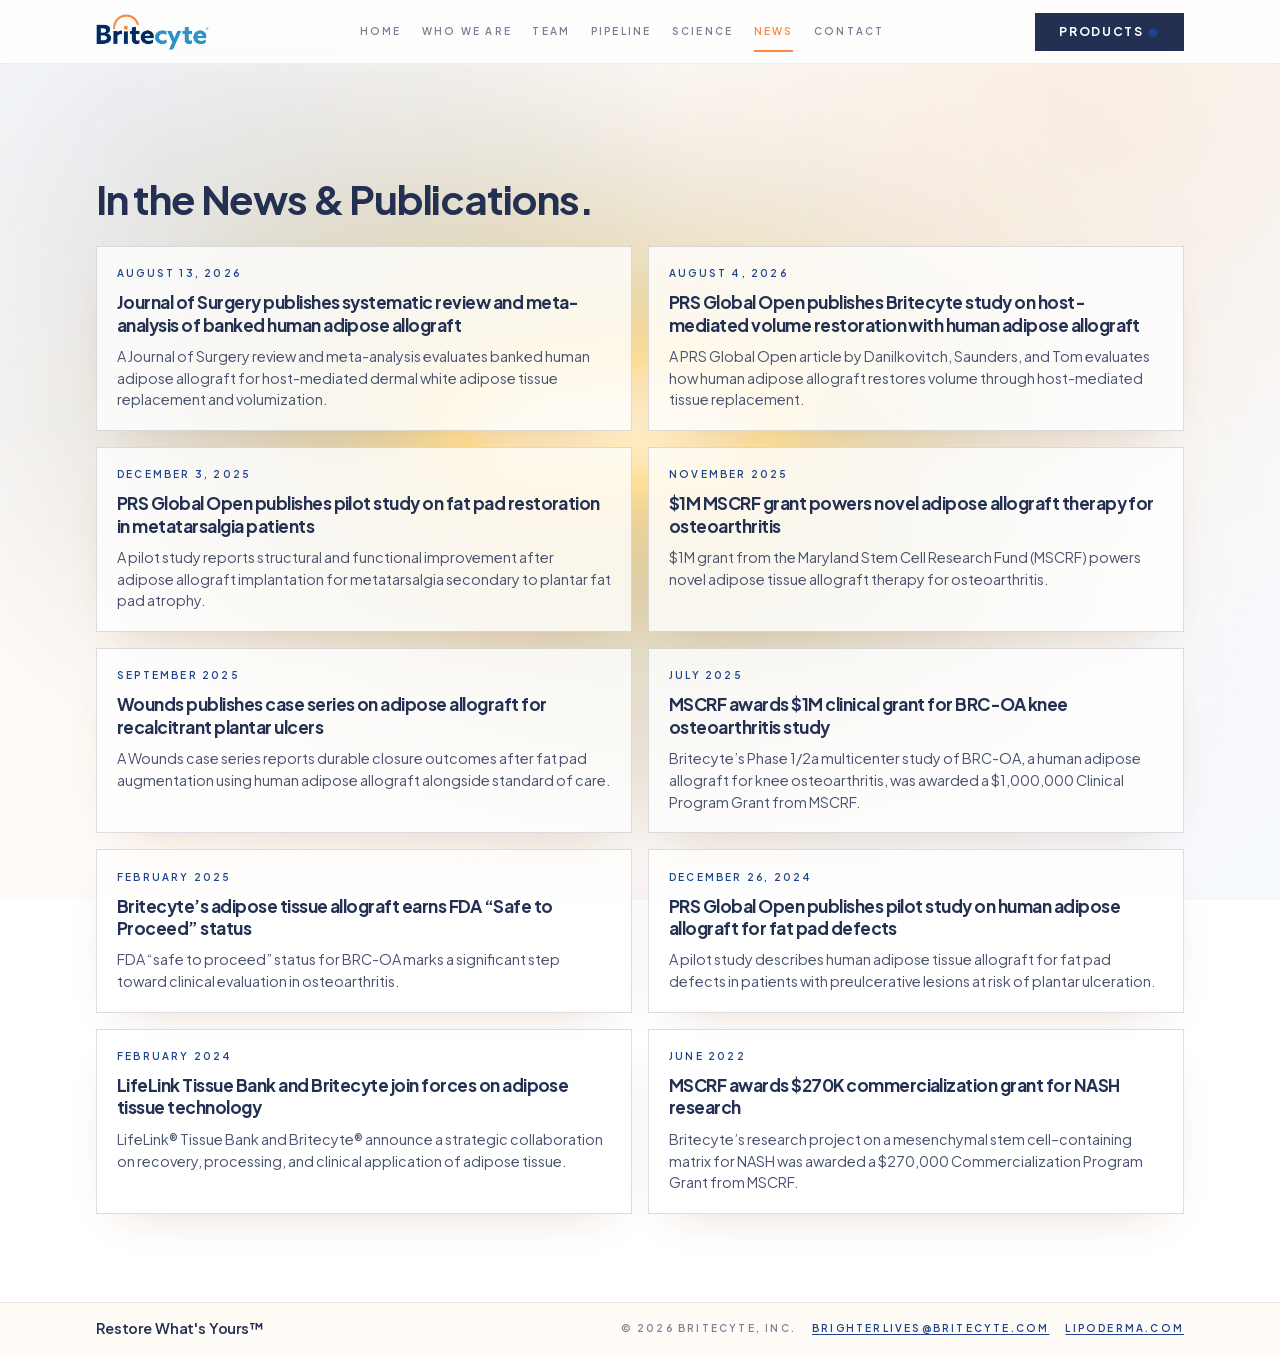
<file: news/index.html>
<!DOCTYPE html>
<html lang="en" class="scroll-smooth">
<head>
  <meta charset="utf-8" />
  <meta name="viewport" content="width=device-width, initial-scale=1" />
  <title>News—Britecyte</title>
  <meta name="description" content="News, publications, and updates from Britecyte." />
  <link rel="stylesheet" href="../css/styles.css?v=20260822al" />
</head>
<body>
  <div class="site-surface">
    <header class="site-header" id="site-header">
      <div class="site-header-inner">
        <a href="../index.html#home" class="site-logo" aria-label="Britecyte home">
          <img src="../assets/logos/britecyte-logo.png" alt="Britecyte" width="140" height="45" />
        </a>
        <nav class="site-nav microtype" aria-label="Primary">
          <a class="site-tab" href="../index.html#home">Home</a>
          <a class="site-tab" href="../index.html#about">Who We Are</a>
          <a class="site-tab" href="../index.html#team">Team</a>
          <a class="site-tab" href="../index.html#pipeline">Pipeline</a>
          <a class="site-tab" href="../index.html#platform">Science</a>
          <a class="site-tab is-active" href="./" aria-current="page">News</a>
          <a class="site-tab" href="../index.html#contact">Contact</a>
        </nav>
        <div class="site-header-actions">
          <a href="../index.html#pipeline" class="btn btn-primary">Products<span class="text-flame"> ●</span></a>
          <button type="button" class="menu-toggle" aria-label="Toggle menu" aria-expanded="false" data-menu-toggle>
            <svg width="24" height="24" viewBox="0 0 24 24" fill="none" stroke="currentColor" stroke-width="1.5" aria-hidden="true">
              <path class="menu-icon-path" d="M4 6h16M4 12h16M4 18h16" />
            </svg>
          </button>
        </div>
      </div>
    </header>

    <main class="site-main news-archive">
      <section class="section section-cream">
        <div class="container">
          <div class="section-header reveal">
            <h1 class="section-title font-display">In the News &amp; Publications.</h1>
          </div>
          <div class="news-grid news-grid--page reveal" data-news-grid></div>
        </div>
      </section>
    </main>

    <footer class="site-footer site-footer--slim">
      <div class="container footer-inner footer-inner--slim">
        <p class="footer-tagline footer-tagline--slim">Restore What's Yours™</p>
        <div class="footer-meta microtype">
          <span>© <span data-year></span> Britecyte, Inc.</span>
          <a href="mailto:brighterlives@britecyte.com">brighterlives@britecyte.com</a>
          <a class="footer-meta-more" href="https://lipoderma.com" target="_blank" rel="noopener noreferrer">lipoderma.com</a>
        </div>
        <a class="btn btn-primary footer-contact" href="../index.html#contact">Contact</a>
      </div>
    </footer>
  </div>
  <nav class="site-nav-mobile microtype" data-mobile-nav aria-label="Mobile">
    <a class="site-tab" href="../index.html#home">Home</a>
    <a class="site-tab" href="../index.html#about">Who We Are</a>
    <a class="site-tab" href="../index.html#team">Team</a>
    <a class="site-tab" href="../index.html#pipeline">Pipeline</a>
    <a class="site-tab" href="../index.html#platform">Science</a>
    <a class="site-tab is-active" href="./" aria-current="page">News</a>
    <a class="site-tab" href="../index.html#contact">Contact</a>
  </nav>
  <script type="module" src="../js/main.js?v=20260822aj"></script>
</body>
</html>
</file>
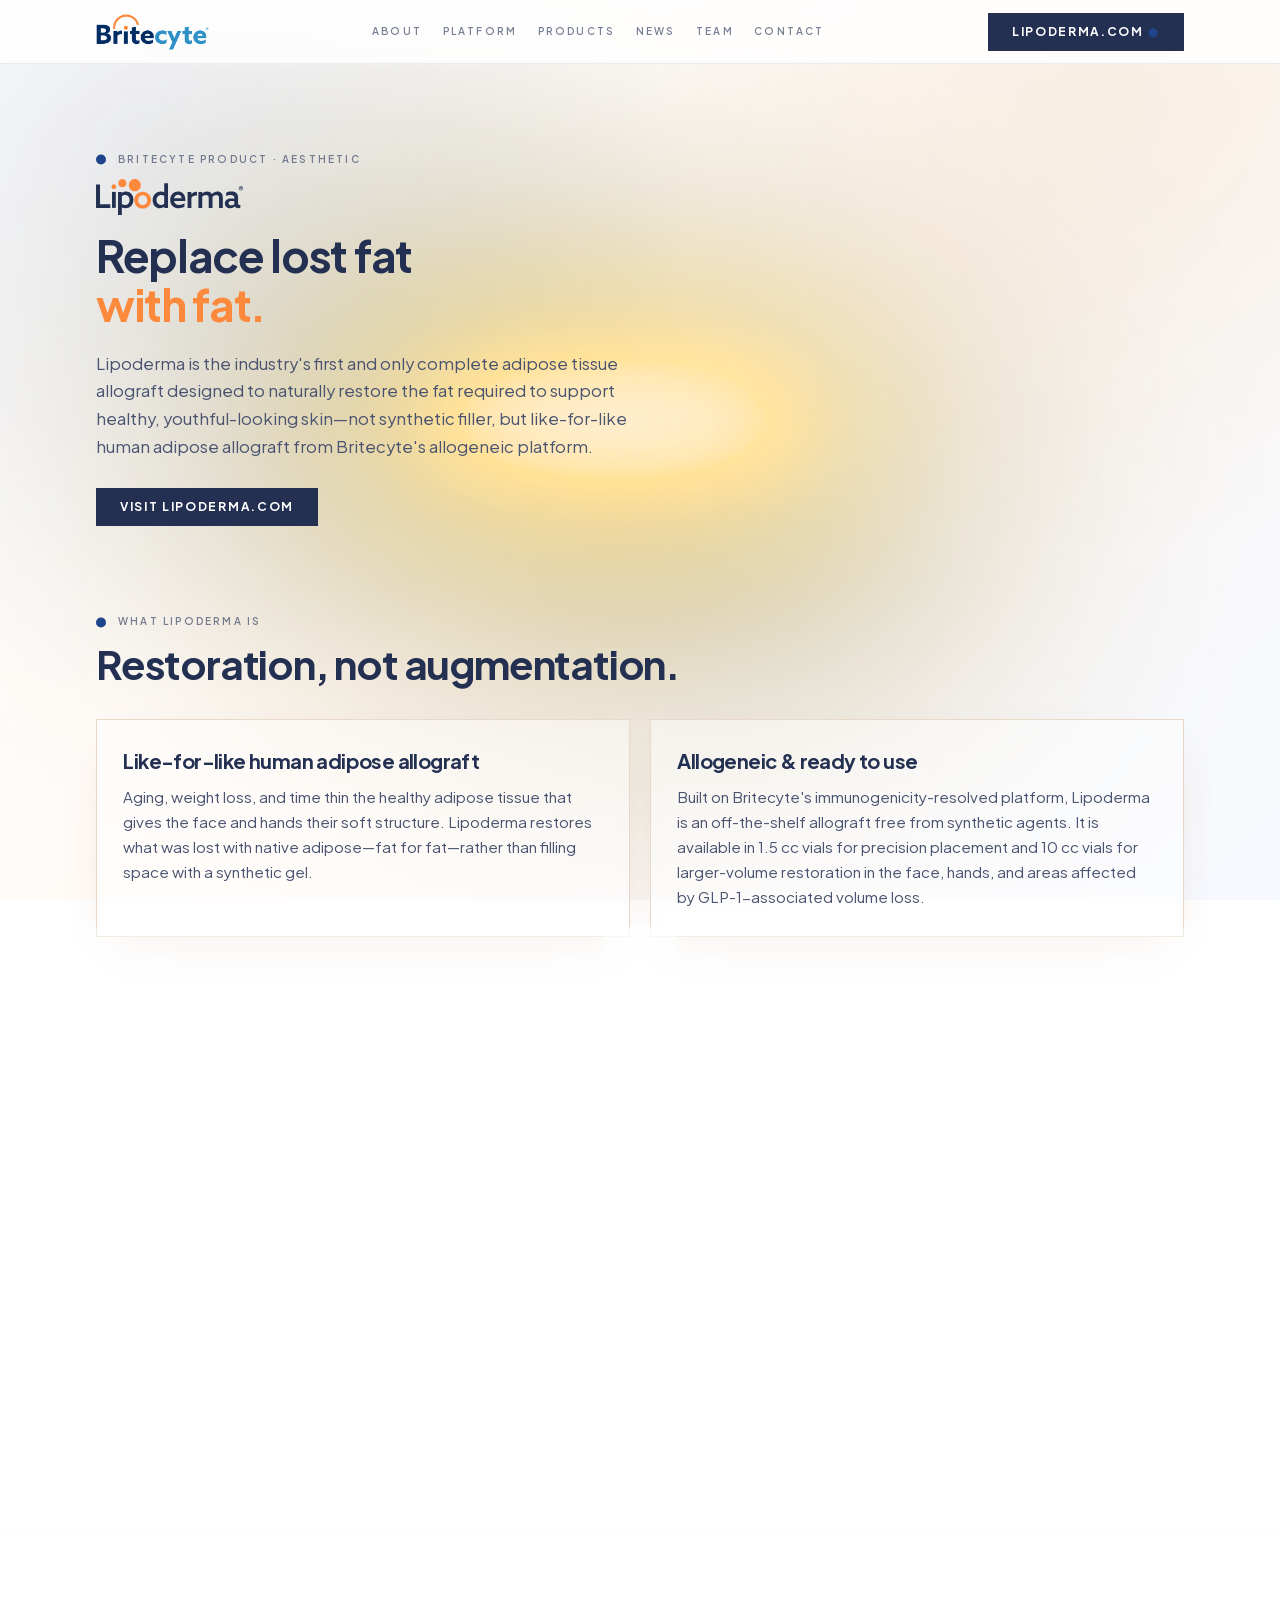
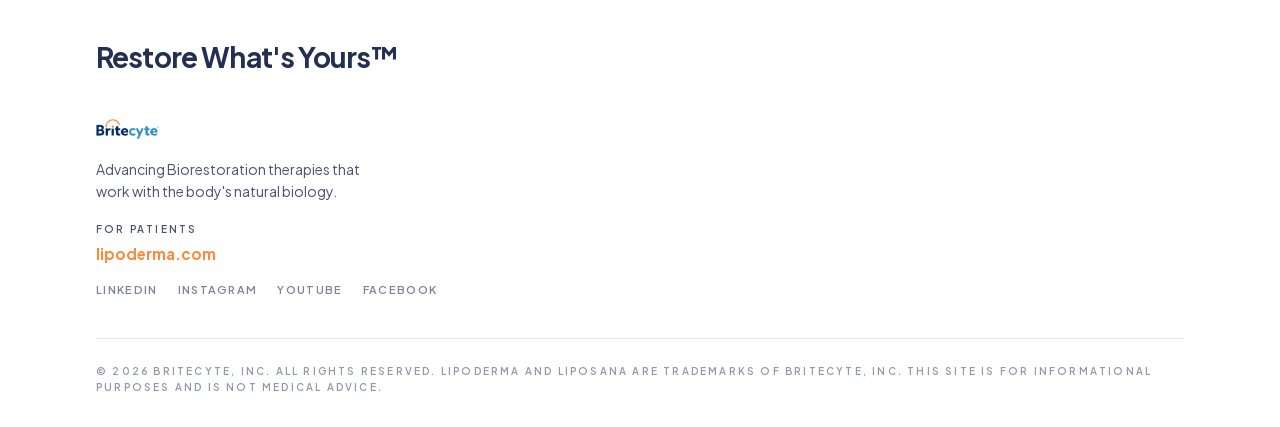
<file: lipoderma.html>
<!DOCTYPE html>
<html lang="en" class="scroll-smooth">
<head>
  <meta charset="utf-8" />
  <meta name="viewport" content="width=device-width, initial-scale=1" />
  <title>Lipoderma®—Britecyte</title>
  <meta name="description" content="Lipoderma is Britecyte's complete adipose tissue allograft for natural volume restoration—face, hands, and GLP-1 volume loss." />
  <link rel="stylesheet" href="css/styles.css?v=20260819c" />
</head>
<body>
  <div class="site-surface">
    <header class="site-header" id="site-header">
      <div class="site-header-inner">
        <a href="index.html" class="site-logo" aria-label="Britecyte home">
          <img src="assets/logos/britecyte-logo.png" alt="Britecyte" width="140" height="45" />
        </a>
        <nav class="site-nav microtype" aria-label="Primary">
          <a href="index.html#about">About</a>
          <a href="index.html#platform">Platform</a>
          <a href="index.html#products">Products</a>
          <a href="index.html#news">News</a>
          <a href="index.html#team">Team</a>
          <a href="index.html#contact">Contact</a>
        </nav>
        <div class="site-header-actions">
          <a href="https://lipoderma.com" class="btn btn-primary" target="_blank" rel="noopener noreferrer">Lipoderma.com<span class="text-flame"> ●</span></a>
          <button type="button" class="menu-toggle" aria-label="Toggle menu" aria-expanded="false" data-menu-toggle>
            <svg width="24" height="24" viewBox="0 0 24 24" fill="none" stroke="currentColor" stroke-width="1.5" aria-hidden="true">
              <path class="menu-icon-path" d="M4 6h16M4 12h16M4 18h16" />
            </svg>
          </button>
        </div>
      </div>
      <nav class="site-nav-mobile microtype" data-mobile-nav aria-label="Mobile">
        <a href="index.html#about">About</a>
        <a href="index.html#platform">Platform</a>
        <a href="index.html#products">Products</a>
        <a href="index.html#news">News</a>
        <a href="index.html#team">Team</a>
        <a href="index.html#contact">Contact</a>
      </nav>
    </header>

    <main class="site-main">
      <section class="page-hero section section-cream">
        <div class="container">
          <div class="page-hero-inner reveal">
            <p class="microtype"><span class="eyebrow-dot"></span>Britecyte product · Aesthetic</p>
            <img src="assets/logos/lipoderma-logo.svg" alt="Lipoderma" class="brand-wordmark brand-wordmark--lg page-hero-logo" width="163" height="40" />
            <h1 class="page-hero-title font-display">
              Replace lost fat<br />
              <span class="text-bronze-deep">with fat.</span>
            </h1>
            <p class="page-hero-lead">Lipoderma is the industry's first and only complete adipose tissue allograft designed to naturally restore the fat required to support healthy, youthful-looking skin—not synthetic filler, but like-for-like human adipose allograft from Britecyte's allogeneic platform.</p>
            <div class="page-cta-row">
              <a href="https://lipoderma.com" class="btn btn-primary" target="_blank" rel="noopener noreferrer">Visit lipoderma.com</a>
            </div>
          </div>
        </div>
      </section>

      <section class="section section-cream">
        <div class="container">
          <div class="section-header reveal">
            <p class="microtype"><span class="eyebrow-dot"></span>What Lipoderma is</p>
            <h2 class="section-title font-display">Restoration, not augmentation.</h2>
          </div>
          <div class="page-content-grid reveal">
            <div class="surface surface-lg">
              <h3 class="font-display">Like-for-like human adipose allograft</h3>
              <p>Aging, weight loss, and time thin the healthy adipose tissue that gives the face and hands their soft structure. Lipoderma restores what was lost with native adipose—fat for fat—rather than filling space with a synthetic gel.</p>
            </div>
            <div class="surface surface-lg">
              <h3 class="font-display">Allogeneic & ready to use</h3>
              <p>Built on Britecyte's immunogenicity-resolved platform, Lipoderma is an off-the-shelf allograft free from synthetic agents. It is available in 1.5 cc vials for precision placement and 10 cc vials for larger-volume restoration in the face, hands, and areas affected by GLP-1-associated volume loss.</p>
            </div>
            <div class="surface surface-lg">
              <h3 class="font-display">Select physician network</h3>
              <p>Lipoderma is available exclusively through a selective network of physicians who love the product—fewer providers, deeper expertise, and outcomes consistent with the tissue's native behavior.</p>
            </div>
            <div class="surface surface-lg">
              <h3 class="font-display">Restoration areas</h3>
              <p>Midface and under-eye hollows, temples, dorsal hands, and volume loss following rapid weight reduction—including GLP-1-assisted weight loss. Each restoration plan is determined by a qualified provider during consultation.</p>
            </div>
          </div>
        </div>
      </section>

      <section class="section section-cream">
        <div class="container">
          <div class="surface surface-lg page-cta-panel reveal">
            <div>
              <p class="microtype"><span class="eyebrow-dot"></span>Patient resources</p>
              <h2 class="font-display page-cta-panel-title">Find a provider.</h2>
              <p class="page-cta-panel-body">Lipoderma's consumer site includes provider search, patient education, and GLP-1-specific guidance for patients navigating volume loss after weight reduction.</p>
            </div>
            <div class="page-cta-panel-actions">
              <a href="https://lipoderma.com" class="btn btn-primary" target="_blank" rel="noopener noreferrer">lipoderma.com</a>
              <a href="index.html#platform" class="btn btn-ghost">Britecyte platform</a>
            </div>
          </div>
        </div>
      </section>
    </main>

    <footer class="site-footer">
      <div class="footer-gradient" aria-hidden="true"></div>
      <div class="container footer-inner">
        <div class="footer-lead">
          <p class="font-display footer-headline">
            Restore What's Yours™
          </p>
        </div>
        <div class="footer-brand">
            <img src="assets/logos/britecyte-logo.png" alt="Britecyte" width="140" height="45" class="footer-logo" />
            <p class="footer-tagline">Advancing Biorestoration therapies that work with the body's natural biology.</p>
            <div class="footer-audience">
              <div class="footer-patients">
                <span class="footer-patients-label microtype">For patients</span>
                <a href="https://lipoderma.com" target="_blank" rel="noopener noreferrer">lipoderma.com</a>
              </div>
            </div>
            <ul class="footer-social microtype" aria-label="Social">
              <li><a href="https://www.linkedin.com/company/britecyte-inc" target="_blank" rel="noopener noreferrer">LinkedIn</a></li>
              <li><a href="https://www.instagram.com/restorewithlipoderma/" target="_blank" rel="noopener noreferrer">Instagram</a></li>
              <li><a href="https://www.youtube.com/@lipoderma" target="_blank" rel="noopener noreferrer">YouTube</a></li>
              <li><a href="https://www.facebook.com/profile.php?id=61584636432174" target="_blank" rel="noopener noreferrer">Facebook</a></li>
            </ul>
          </div>
        <p class="footer-disclaimer microtype">
          © <span data-year></span> Britecyte, Inc. All rights reserved. Lipoderma and Liposana are trademarks of Britecyte, Inc. This site is for informational purposes and is not medical advice.
        </p>
      </div>
    </footer>
  </div>
  <script type="module" src="js/main.js?v=20260728a"></script>
</body>
</html>
</file>
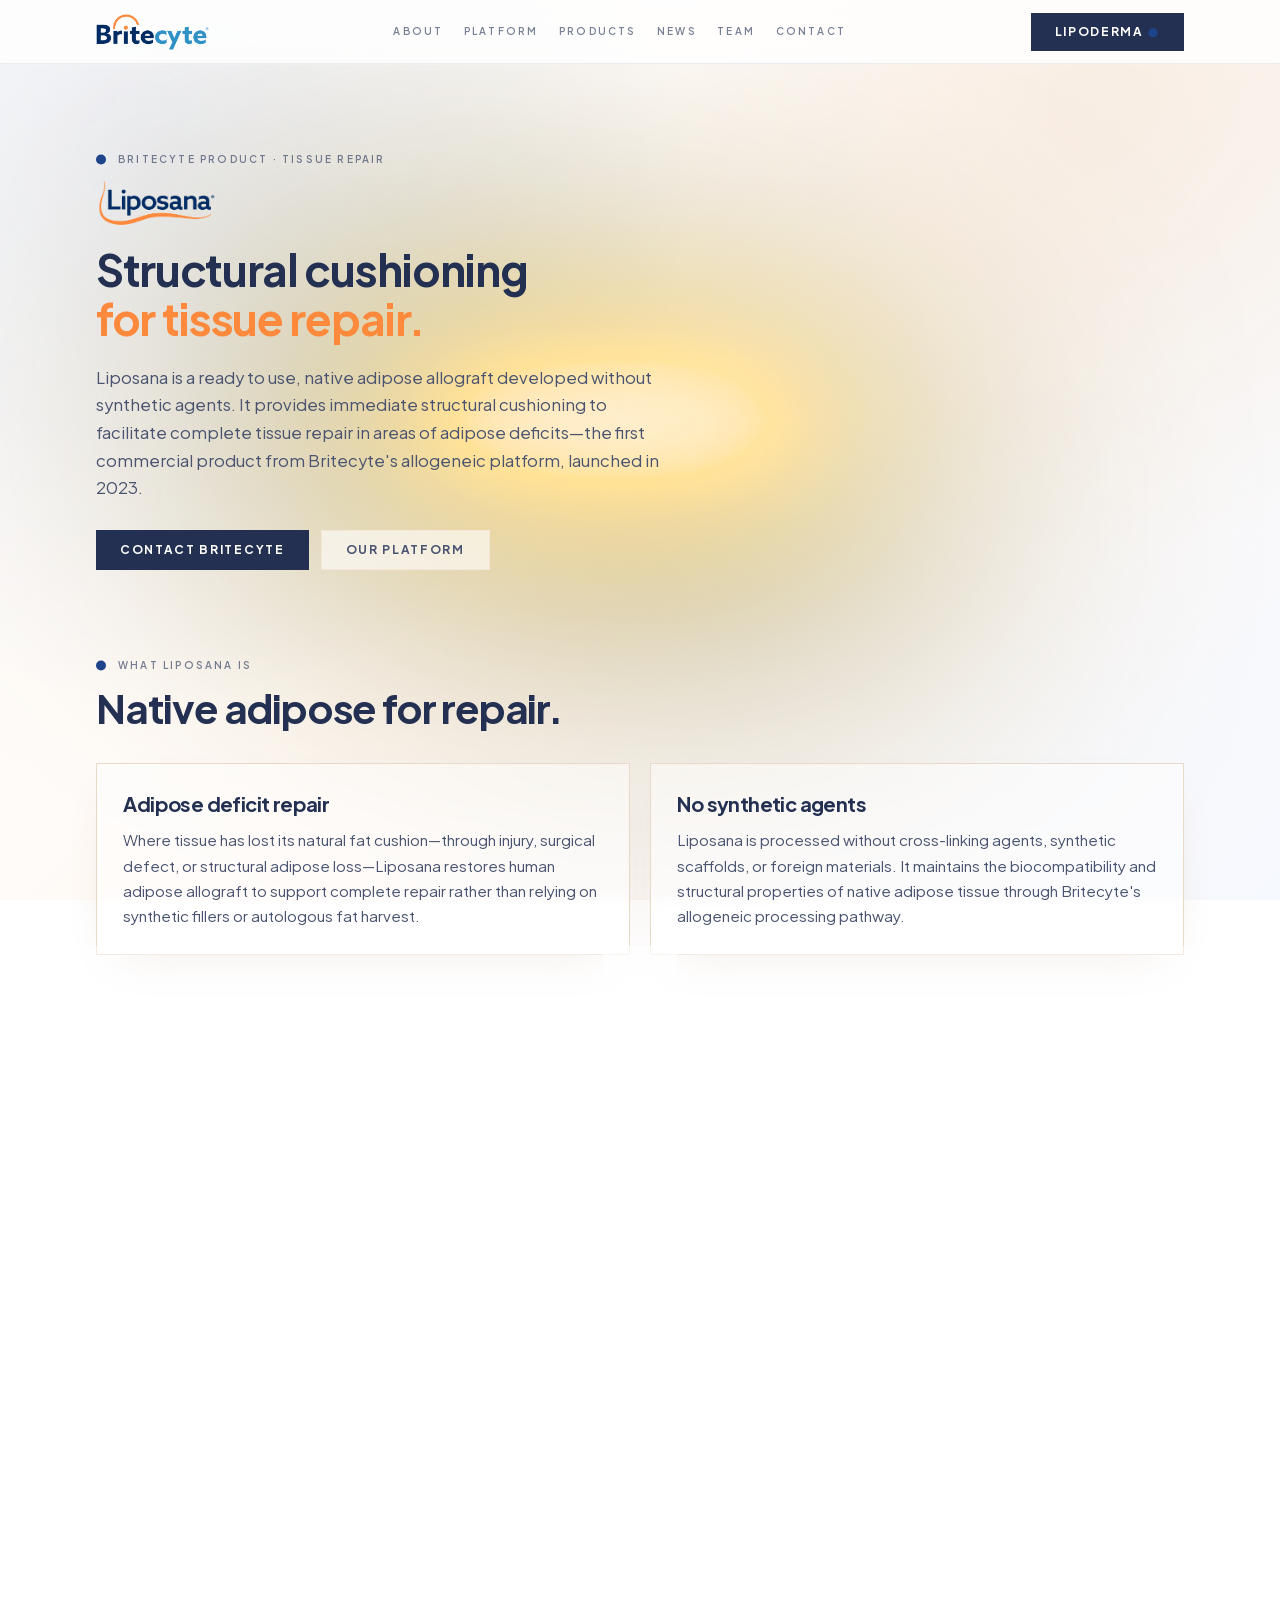
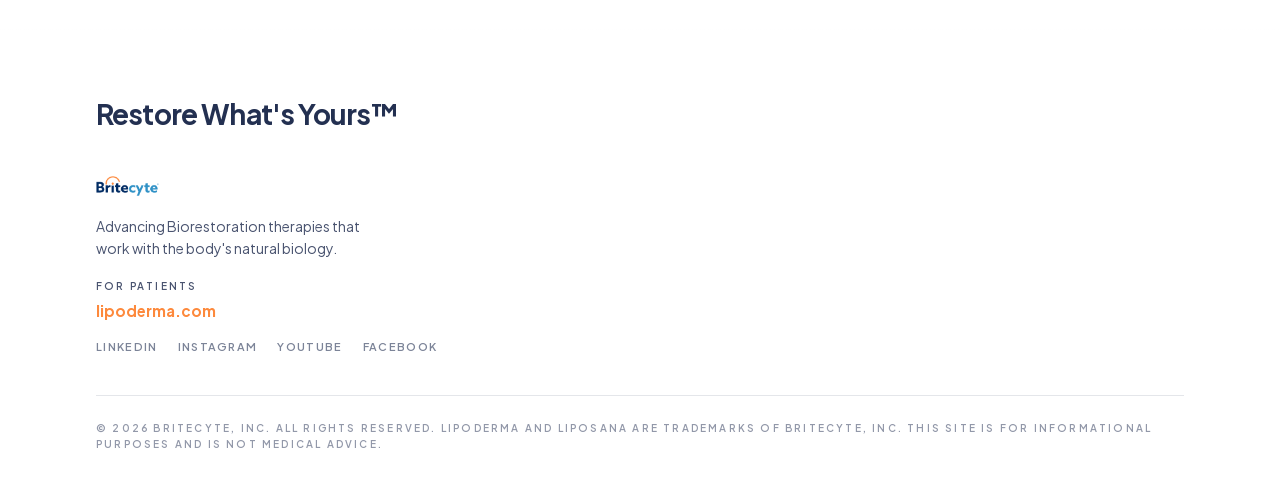
<file: liposana.html>
<!DOCTYPE html>
<html lang="en" class="scroll-smooth">
<head>
  <meta charset="utf-8" />
  <meta name="viewport" content="width=device-width, initial-scale=1" />
  <title>Liposana®—Britecyte</title>
  <meta name="description" content="Liposana is Britecyte's ready to use native adipose allograft for structural cushioning and tissue repair in areas of adipose deficits." />
  <link rel="stylesheet" href="css/styles.css?v=20260819c" />
</head>
<body>
  <div class="site-surface">
    <header class="site-header" id="site-header">
      <div class="site-header-inner">
        <a href="index.html" class="site-logo" aria-label="Britecyte home">
          <img src="assets/logos/britecyte-logo.png" alt="Britecyte" width="140" height="45" />
        </a>
        <nav class="site-nav microtype" aria-label="Primary">
          <a href="index.html#about">About</a>
          <a href="index.html#platform">Platform</a>
          <a href="index.html#products">Products</a>
          <a href="index.html#news">News</a>
          <a href="index.html#team">Team</a>
          <a href="index.html#contact">Contact</a>
        </nav>
        <div class="site-header-actions">
          <a href="lipoderma.html" class="btn btn-primary">Lipoderma<span class="text-flame"> ●</span></a>
          <button type="button" class="menu-toggle" aria-label="Toggle menu" aria-expanded="false" data-menu-toggle>
            <svg width="24" height="24" viewBox="0 0 24 24" fill="none" stroke="currentColor" stroke-width="1.5" aria-hidden="true">
              <path class="menu-icon-path" d="M4 6h16M4 12h16M4 18h16" />
            </svg>
          </button>
        </div>
      </div>
      <nav class="site-nav-mobile microtype" data-mobile-nav aria-label="Mobile">
        <a href="index.html#about">About</a>
        <a href="index.html#platform">Platform</a>
        <a href="index.html#products">Products</a>
        <a href="index.html#news">News</a>
        <a href="index.html#team">Team</a>
        <a href="index.html#contact">Contact</a>
      </nav>
    </header>

    <main class="site-main">
      <section class="page-hero section section-cream">
        <div class="container">
          <div class="page-hero-inner reveal">
            <p class="microtype"><span class="eyebrow-dot"></span>Britecyte product · Tissue repair</p>
            <img src="assets/logos/liposana-logo.png" alt="Liposana" class="brand-wordmark brand-wordmark--lg brand-wordmark--liposana page-hero-logo" width="594" height="238" />
            <h1 class="page-hero-title font-display">
              Structural cushioning<br />
              <span class="text-bronze-deep">for tissue repair.</span>
            </h1>
            <p class="page-hero-lead">Liposana is a ready to use, native adipose allograft developed without synthetic agents. It provides immediate structural cushioning to facilitate complete tissue repair in areas of adipose deficits—the first commercial product from Britecyte's allogeneic platform, launched in 2023.</p>
            <div class="page-cta-row">
              <a href="index.html#contact" class="btn btn-primary">Contact Britecyte</a>
              <a href="index.html#platform" class="btn btn-ghost">Our platform</a>
            </div>
          </div>
        </div>
      </section>

      <section class="section section-cream">
        <div class="container">
          <div class="section-header reveal">
            <p class="microtype"><span class="eyebrow-dot"></span>What Liposana is</p>
            <h2 class="section-title font-display">Native adipose for repair.</h2>
          </div>
          <div class="page-content-grid reveal">
            <div class="surface surface-lg">
              <h3 class="font-display">Adipose deficit repair</h3>
              <p>Where tissue has lost its natural fat cushion—through injury, surgical defect, or structural adipose loss—Liposana restores human adipose allograft to support complete repair rather than relying on synthetic fillers or autologous fat harvest.</p>
            </div>
            <div class="surface surface-lg">
              <h3 class="font-display">No synthetic agents</h3>
              <p>Liposana is processed without cross-linking agents, synthetic scaffolds, or foreign materials. It maintains the biocompatibility and structural properties of native adipose tissue through Britecyte's allogeneic processing pathway.</p>
            </div>
            <div class="surface surface-lg">
              <h3 class="font-display">Ready to use workflow</h3>
              <p>As an off-the-shelf allograft, Liposana eliminates the need for same-patient fat harvest. It is supplied in 1.5 cc vials—a processed, immunogenicity-resolved product ready for implantation in clinical settings where structural cushioning is required.</p>
            </div>
            <div class="surface surface-lg">
              <h3 class="font-display">Shared Britecyte platform</h3>
              <p>Liposana and Lipoderma share the same foundational allogeneic adipose technology—patent-protected processing that resolves immunogenicity while preserving native matrix architecture. Liposana addresses repair; Lipoderma addresses aesthetic restoration.</p>
            </div>
          </div>
        </div>
      </section>

      <section class="section section-cream">
        <div class="container">
          <div class="surface surface-lg page-cta-panel reveal">
            <div>
              <p class="microtype"><span class="eyebrow-dot"></span>Clinical inquiries</p>
              <h2 class="font-display page-cta-panel-title">Physician & partnership contact.</h2>
              <p class="page-cta-panel-body">For clinical information about Liposana, partnership opportunities, or product availability, reach out to Britecyte directly.</p>
            </div>
            <div class="page-cta-panel-actions">
              <a href="mailto:brighterlives@britecyte.com" class="btn btn-primary">brighterlives@britecyte.com</a>
              <a href="lipoderma.html" class="btn btn-ghost">Explore Lipoderma</a>
            </div>
          </div>
        </div>
      </section>
    </main>

    <footer class="site-footer">
      <div class="footer-gradient" aria-hidden="true"></div>
      <div class="container footer-inner">
        <div class="footer-lead">
          <p class="font-display footer-headline">
            Restore What's Yours™
          </p>
        </div>
        <div class="footer-brand">
            <img src="assets/logos/britecyte-logo.png" alt="Britecyte" width="140" height="45" class="footer-logo" />
            <p class="footer-tagline">Advancing Biorestoration therapies that work with the body's natural biology.</p>
            <div class="footer-audience">
              <div class="footer-patients">
                <span class="footer-patients-label microtype">For patients</span>
                <a href="https://lipoderma.com" target="_blank" rel="noopener noreferrer">lipoderma.com</a>
              </div>
            </div>
            <ul class="footer-social microtype" aria-label="Social">
              <li><a href="https://www.linkedin.com/company/britecyte-inc" target="_blank" rel="noopener noreferrer">LinkedIn</a></li>
              <li><a href="https://www.instagram.com/restorewithlipoderma/" target="_blank" rel="noopener noreferrer">Instagram</a></li>
              <li><a href="https://www.youtube.com/@lipoderma" target="_blank" rel="noopener noreferrer">YouTube</a></li>
              <li><a href="https://www.facebook.com/profile.php?id=61584636432174" target="_blank" rel="noopener noreferrer">Facebook</a></li>
            </ul>
          </div>
        <p class="footer-disclaimer microtype">
          © <span data-year></span> Britecyte, Inc. All rights reserved. Lipoderma and Liposana are trademarks of Britecyte, Inc. This site is for informational purposes and is not medical advice.
        </p>
      </div>
    </footer>
  </div>
  <script type="module" src="js/main.js?v=20260728a"></script>
</body>
</html>
</file>
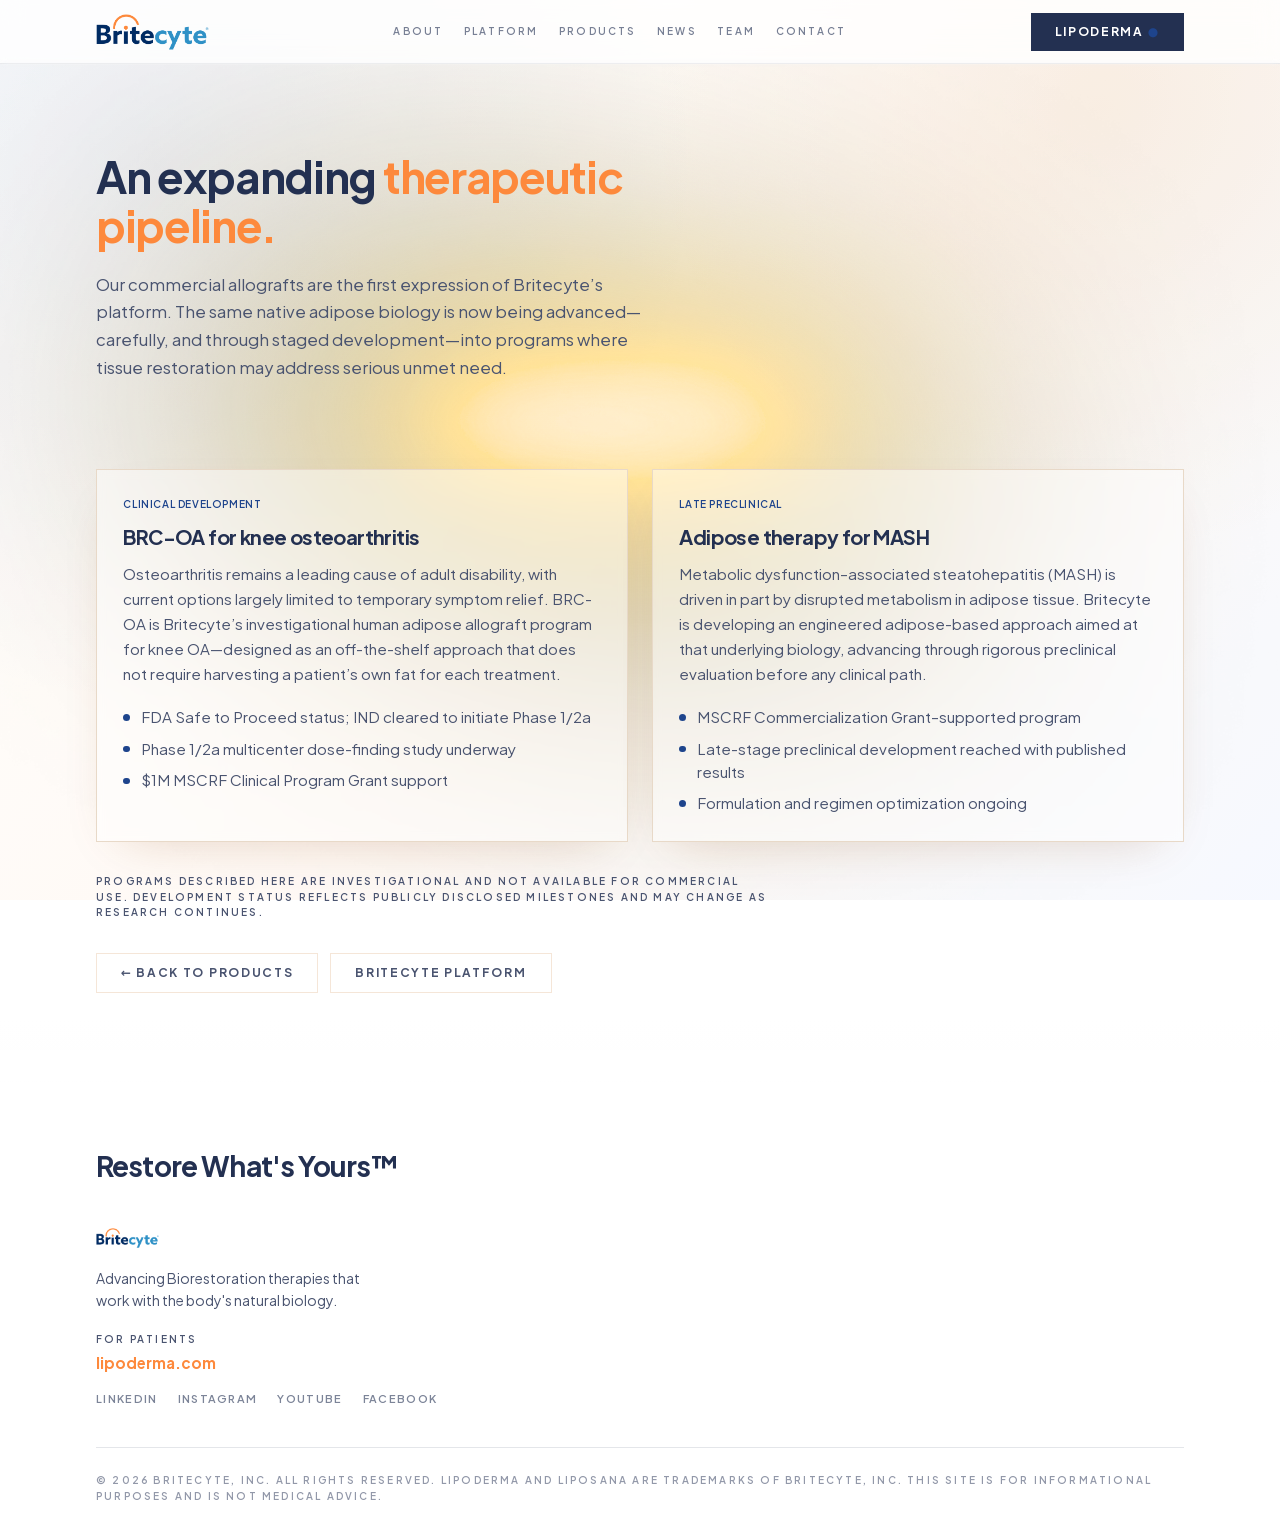
<file: pipeline.html>
<!DOCTYPE html>
<html lang="en" class="scroll-smooth">
<head>
  <meta charset="utf-8" />
  <meta name="viewport" content="width=device-width, initial-scale=1" />
  <title>Pipeline—Britecyte</title>
  <meta name="description" content="Britecyte’s therapeutic pipeline: investigational adipose programs for knee osteoarthritis and metabolic disease, built on the same native adipose platform." />
  <link rel="stylesheet" href="css/styles.css?v=20260819c" />
</head>
<body>
  <div class="site-surface">
    <header class="site-header" id="site-header">
      <div class="site-header-inner">
        <a href="index.html" class="site-logo" aria-label="Britecyte home">
          <img src="assets/logos/britecyte-logo.png" alt="Britecyte" width="140" height="45" />
        </a>
        <nav class="site-nav microtype" aria-label="Primary">
          <a href="index.html#about">About</a>
          <a href="index.html#platform">Platform</a>
          <a href="index.html#products">Products</a>
          <a href="index.html#news">News</a>
          <a href="index.html#team">Team</a>
          <a href="index.html#contact">Contact</a>
        </nav>
        <div class="site-header-actions">
          <a href="lipoderma.html" class="btn btn-primary">Lipoderma<span class="text-flame"> ●</span></a>
          <button type="button" class="menu-toggle" aria-label="Toggle menu" aria-expanded="false" data-menu-toggle>
            <svg width="24" height="24" viewBox="0 0 24 24" fill="none" stroke="currentColor" stroke-width="1.5" aria-hidden="true">
              <path class="menu-icon-path" d="M4 6h16M4 12h16M4 18h16" />
            </svg>
          </button>
        </div>
      </div>
      <nav class="site-nav-mobile microtype" data-mobile-nav aria-label="Mobile">
        <a href="index.html#about">About</a>
        <a href="index.html#platform">Platform</a>
        <a href="index.html#products">Products</a>
        <a href="index.html#news">News</a>
        <a href="index.html#team">Team</a>
        <a href="index.html#contact">Contact</a>
      </nav>
    </header>

    <main class="site-main">
      <section class="page-hero section section-cream">
        <div class="container">
          <div class="page-hero-inner reveal">
            <h1 class="page-hero-title font-display">
              An expanding <span class="text-bronze-deep">therapeutic pipeline.</span>
            </h1>
            <p class="page-hero-lead">Our commercial allografts are the first expression of Britecyte’s platform. The same native adipose biology is now being advanced—carefully, and through staged development—into programs where tissue restoration may address serious unmet need.</p>
          </div>
        </div>
      </section>

      <section class="section section-cream">
        <div class="container">
          <div class="pipeline-grid">
            <article class="pipeline-card surface surface-lg reveal">
              <span class="pipeline-stage microtype">Clinical development</span>
              <h2 class="font-display pipeline-title">BRC-OA for knee osteoarthritis</h2>
              <p class="pipeline-body">Osteoarthritis remains a leading cause of adult disability, with current options largely limited to temporary symptom relief. BRC-OA is Britecyte’s investigational human adipose allograft program for knee OA—designed as an off-the-shelf approach that does not require harvesting a patient’s own fat for each treatment.</p>
              <ul class="pipeline-milestones">
                <li>FDA Safe to Proceed status; IND cleared to initiate Phase 1/2a</li>
                <li>Phase 1/2a multicenter dose-finding study underway</li>
                <li>$1M MSCRF Clinical Program Grant support</li>
              </ul>
            </article>

            <article class="pipeline-card surface surface-lg reveal reveal-delay-1">
              <span class="pipeline-stage microtype">Late preclinical</span>
              <h2 class="font-display pipeline-title">Adipose therapy for MASH</h2>
              <p class="pipeline-body">Metabolic dysfunction–associated steatohepatitis (MASH) is driven in part by disrupted metabolism in adipose tissue. Britecyte is developing an engineered adipose-based approach aimed at that underlying biology, advancing through rigorous preclinical evaluation before any clinical path.</p>
              <ul class="pipeline-milestones">
                <li>MSCRF Commercialization Grant–supported program</li>
                <li>Late-stage preclinical development reached with published results</li>
                <li>Formulation and regimen optimization ongoing</li>
              </ul>
            </article>
          </div>

          <p class="pipeline-note microtype reveal">Programs described here are investigational and not available for commercial use. Development status reflects publicly disclosed milestones and may change as research continues.</p>

          <div class="page-cta-row page-cta-row--after-note reveal">
            <a href="index.html#products" class="btn btn-ghost">← Back to products</a>
            <a href="index.html#platform" class="btn btn-ghost">Britecyte platform</a>
          </div>
        </div>
      </section>
    </main>

    <footer class="site-footer">
      <div class="footer-gradient" aria-hidden="true"></div>
      <div class="container footer-inner">
        <div class="footer-lead">
          <p class="font-display footer-headline">
            Restore What's Yours™
          </p>
        </div>
        <div class="footer-brand">
            <img src="assets/logos/britecyte-logo.png" alt="Britecyte" width="140" height="45" class="footer-logo" />
            <p class="footer-tagline">Advancing Biorestoration therapies that work with the body's natural biology.</p>
            <div class="footer-audience">
              <div class="footer-patients">
                <span class="footer-patients-label microtype">For patients</span>
                <a href="https://lipoderma.com" target="_blank" rel="noopener noreferrer">lipoderma.com</a>
              </div>
            </div>
            <ul class="footer-social microtype" aria-label="Social">
              <li><a href="https://www.linkedin.com/company/britecyte-inc" target="_blank" rel="noopener noreferrer">LinkedIn</a></li>
              <li><a href="https://www.instagram.com/restorewithlipoderma/" target="_blank" rel="noopener noreferrer">Instagram</a></li>
              <li><a href="https://www.youtube.com/@lipoderma" target="_blank" rel="noopener noreferrer">YouTube</a></li>
              <li><a href="https://www.facebook.com/profile.php?id=61584636432174" target="_blank" rel="noopener noreferrer">Facebook</a></li>
            </ul>
          </div>
        <p class="footer-disclaimer microtype">
          © <span data-year></span> Britecyte, Inc. All rights reserved. Lipoderma and Liposana are trademarks of Britecyte, Inc. This site is for informational purposes and is not medical advice.
        </p>
      </div>
    </footer>
  </div>
  <script type="module" src="js/main.js?v=20260728a"></script>
</body>
</html>
</file>
<file: css/styles.css>
/* ── Fonts ─────────────────────────────────────────────────────────────── */
@font-face {
  font-family: "Plus Jakarta Sans";
  font-style: normal;
  font-weight: 200 800;
  font-display: swap;
  src: url(../assets/fonts/fba5a26ea33df6a3-s.p.18rizl4rsrl42.woff2) format("woff2");
}

/* ── Design tokens (orange ↔ blue inverted vs New V3 Lipoderma) ─────────── */
:root {
  --font-sans: "Plus Jakarta Sans", system-ui, -apple-system, sans-serif;
  --font-display: var(--font-sans);
  --color-ink: #233051;
  --color-ink-soft: #4a5470;
  --color-ivory: #fff;
  --color-cream: #fffbf7;
  --color-sand: #f5e6d8;
  --color-bronze: #c0782e;
  --color-flame: #1e448c;
  --color-orange-bright: #fd893c;
  --color-bronze-deep: var(--color-orange-bright);
  --brand-wordmark-height-sm: 1.375rem;
  --brand-wordmark-height-md: 1.75rem;
  --brand-wordmark-height-lg: 2.25rem;
  /* Per-brand optical cap heights — artwork crops differ between SVG and PNG */
  --wordmark-lipoderma-sm: 1.3125rem;
  --wordmark-liposana-sm: 1.8125rem;
  --wordmark-lipoderma-md: 1.3125rem;
  --wordmark-liposana-md: 1.8125rem;
  --wordmark-lipoderma-lg: 2.25rem;
  --wordmark-liposana-lg: 3.125rem;
  --color-accent-ring: rgba(30, 68, 140, 0.28);
  --color-hairline: #2330511f;
  --color-border-warm: #ecd9c8;
  --color-border-glass: #f0dcc8bf;
  --site-header-h: 4rem;
  --container-max: 72rem;
  --shadow-lift: 0 18px 50px -28px #8b451347;
  --ease-out: cubic-bezier(0.22, 1, 0.36, 1);
  --space-card: 1.35rem;
  --space-card-lg: 1.65rem;
  /* Shared layout rhythm — sections, subpages, header, containers */
  --container-pad-x: 1.5rem;
  --section-padding: 3.75rem;
  --section-header-mb: 2rem;
  --surface-fill: rgba(255, 255, 255, 0.48);
  --type-h2: clamp(1.75rem, 3.6vw, 2.5rem);
  --type-h3: 1.25rem;
  --type-body: 0.95rem;
  --type-lead: 1.05rem;
}

*,
*::before,
*::after {
  box-sizing: border-box;
  margin: 0;
  padding: 0;
}

html {
  scroll-behavior: smooth;
  scroll-padding-top: var(--site-header-h);
  -webkit-text-size-adjust: 100%;
}

body {
  font-family: var(--font-sans);
  color: var(--color-ink);
  background: var(--color-ivory);
  line-height: 1.5;
  -webkit-font-smoothing: antialiased;
}

::selection {
  background: var(--color-bronze);
  color: var(--color-ivory);
}

img {
  max-width: 100%;
  height: auto;
  display: block;
}

a {
  color: inherit;
  text-decoration: none;
}

button:not(:disabled),
input[type="button"]:not(:disabled),
input[type="submit"]:not(:disabled),
input[type="reset"]:not(:disabled),
a[href],
label[for],
summary,
[role="button"]:not([aria-disabled="true"]),
[role="tab"]:not([aria-disabled="true"]) {
  cursor: pointer;
}

button {
  font: inherit;
  border: none;
  background: none;
}

button:disabled,
input[type="button"]:disabled,
input[type="submit"]:disabled,
input[type="reset"]:disabled,
input:disabled,
select:disabled,
textarea:disabled,
[aria-disabled="true"] {
  cursor: not-allowed;
}

.font-display {
  font-family: var(--font-display);
  font-weight: 700;
  letter-spacing: -0.03em;
}

.microtype {
  font-size: 10px;
  font-weight: 600;
  letter-spacing: 0.22em;
  text-transform: uppercase;
  color: rgba(74, 84, 112, 0.75);
}

.text-muted {
  color: rgba(74, 84, 112, 0.7);
}

.text-bronze {
  color: var(--color-orange-bright);
}

.text-bronze-deep {
  color: var(--color-bronze-deep);
}

.text-flame {
  color: var(--color-flame);
}

/* Shared product wordmark sizing — optical match across Lipoderma SVG & Liposana PNG */
.brand-wordmark {
  display: block;
  height: var(--wordmark-lipoderma-sm);
  width: auto;
  max-width: min(100%, 14rem);
  object-fit: contain;
  object-position: left center;
}

.brand-wordmark--liposana {
  height: var(--wordmark-liposana-sm);
}

.brand-wordmark--md {
  height: var(--wordmark-lipoderma-md);
  max-width: min(100%, 11rem);
}

.brand-wordmark--md.brand-wordmark--liposana {
  height: var(--wordmark-liposana-md);
}

.brand-wordmark--lg {
  height: var(--wordmark-lipoderma-lg);
  max-width: min(100%, 16rem);
}

.brand-wordmark--lg.brand-wordmark--liposana {
  height: var(--wordmark-liposana-lg);
}

/* ── Dots (match V3 hierarchy) ─────────────────────────────────────────── */
.eyebrow-dot,
.history-dot {
  display: inline-block;
  width: 0.625rem;
  height: 0.625rem;
  border-radius: 999px;
  background: var(--color-flame);
  flex-shrink: 0;
  position: relative;
  box-shadow: 0 0 0 0.375rem var(--color-accent-ring);
  animation: accent-ring-pulse 1.8s ease-in-out infinite;
  vertical-align: middle;
}

.eyebrow-dot {
  margin-right: 0.75rem;
}

/* Section titles — solid dot only, no pulsing ring */
.section-header .eyebrow-dot,
.hero-eyebrow .eyebrow-dot,
.contact-block>.microtype .eyebrow-dot,
.page-hero .microtype .eyebrow-dot {
  box-shadow: none;
  animation: none;
  transform: translateY(-5%);
}

@keyframes accent-ring-pulse {

  0%,
  100% {
    box-shadow: 0 0 0 0.375rem var(--color-accent-ring);
  }

  50% {
    box-shadow: 0 0 0 0.6875rem rgba(30, 68, 140, 0.08);
  }
}

@media (prefers-reduced-motion: reduce) {

  .eyebrow-dot,
  .history-dot {
    animation: none;
  }
}

/* ── Surfaces (glass panels — unified V3-aligned system) ─────────────────── */
.surface {
  padding: var(--space-card);
  border: 1px solid #e8d9c8;
  background-color: var(--surface-fill);
  backdrop-filter: blur(4px);
  -webkit-backdrop-filter: blur(4px);
  box-shadow: var(--shadow-lift);
}

/* Size modifier */
.surface-lg {
  padding: var(--space-card-lg);
}

/* Slightly stronger glass (used sparingly for emphasis) */
.surface-glass {
  background-color: rgba(255, 251, 247, 0.92);
  border-color: #e8d9c8c4;
  backdrop-filter: blur(8px);
  -webkit-backdrop-filter: blur(8px);
}

/* Accent tint (warm) — toned to harmonize with base surface transparency */
.surface-accent {
  background: linear-gradient(145deg, rgba(255, 255, 255, 0.9) 0%, rgba(255, 240, 230, 0.86) 100%);
  border-color: rgba(192, 120, 46, 0.28);
}

/* Tile variant (used in grids) */
.surface-tile {
  background-color: var(--surface-fill);
  border: 1px solid #e8d9c8;
  backdrop-filter: blur(4px);
  -webkit-backdrop-filter: blur(4px);
  box-shadow: var(--shadow-lift);
}

/* ── Surface / background ────────────────────────────────────────────────── */
.site-surface {
  isolation: isolate;
  min-height: 100vh;
  position: relative;
}

.site-surface::after {
  content: "";
  position: fixed;
  inset: 0;
  z-index: -2;
  pointer-events: none;
  opacity: 0.78;
  background:
    radial-gradient(circle at 12% 18%, rgba(30, 68, 140, 0.1), transparent 34rem),
    radial-gradient(circle at 86% 12%, rgba(192, 120, 46, 0.12), transparent 28rem),
    linear-gradient(135deg, #fff 0%, #fff8f2 54%, #f4f8ff 100%);
}

@media (min-width: 1024px) {
  .site-surface::after {
    background-size: 100vw auto;
  }
}

.site-surface::before {
  content: "";
  position: fixed;
  inset: 0;
  z-index: -1;
  pointer-events: none;
  opacity: 0.5;
  background-image: url(../assets/backgrounds/gradO.png);
  background-position: calc(50% - 5vw) center;
  background-repeat: no-repeat;
  background-size: 120vw auto;
}

.site-main,
.site-footer {
  position: relative;
  z-index: 1;
}

/* ── Layout ──────────────────────────────────────────────────────────────── */
.container {
  width: 100%;
  max-width: var(--container-max);
  margin-inline: auto;
  padding-inline: var(--container-pad-x);
}

.section {
  padding-block: var(--section-padding);
  position: relative;
  overflow-x: clip;
}

/* Stacked sections: keep total gap ~ one section pad, not two */
.section.section-cream + .section.section-cream,
.hero + .section,
.page-hero + .section {
  padding-top: calc(var(--section-padding) * 0.45);
}

@media (min-width: 768px) {
  :root {
    --section-padding: 5.5rem;
  }
}

@media (min-width: 1024px) {
  :root {
    --container-pad-x: 2rem;
  }
}

.section-header {
  margin-bottom: var(--section-header-mb);
  max-width: 40rem;
}

.section-header > .microtype:first-child {
  margin-bottom: 0.75rem;
}

.section-header-center {
  text-align: left;
  max-width: 40rem;
  margin-inline: 0;
  margin-bottom: var(--section-header-mb);
}

.section-title {
  font-size: var(--type-h2);
  line-height: 1.15;
  margin: 0;
  text-wrap: balance;
  color: var(--color-ink);
}

.section-title-sm {
  font-size: clamp(1.5rem, 3vw, 2rem);
  text-transform: uppercase;
  letter-spacing: 0.12em;
}

.section-title-sm .brand-split {
  text-transform: none;
  letter-spacing: normal;
}

.section-intro {
  margin-top: 0.875rem;
  max-width: 36rem;
  color: var(--color-ink-soft);
  line-height: 1.65;
  font-size: var(--type-lead);
}

.section-intro a {
  color: var(--color-flame);
  text-decoration: underline;
  text-underline-offset: 0.15em;
}

.section-intro a:hover {
  color: var(--color-orange-bright);
}

/* ── Header ──────────────────────────────────────────────────────────────── */
.site-header {
  position: fixed;
  inset: 0 0 auto;
  z-index: 50;
  height: var(--site-header-h);
  border-bottom: 1px solid var(--color-hairline);
  background: rgba(255, 255, 255, 0.82);
  backdrop-filter: blur(12px);
  -webkit-backdrop-filter: blur(12px);
}

.site-header::after {
  content: "";
  position: absolute;
  inset-inline: 0;
  bottom: -0.45rem;
  height: 0.9rem;
  pointer-events: none;
  background: rgba(255, 255, 255, 0.01);
  backdrop-filter: blur(3px);
  -webkit-backdrop-filter: blur(3px);
  mask-image: linear-gradient(to bottom, transparent 0%, #000 45%, transparent 100%);
  -webkit-mask-image: linear-gradient(to bottom, transparent 0%, #000 45%, transparent 100%);
}

.site-header.is-scrolled {
  box-shadow: 0 4px 24px -8px rgba(139, 69, 19, 0.12);
}

.site-header-inner {
  max-width: var(--container-max);
  margin-inline: auto;
  height: 100%;
  padding-inline: var(--container-pad-x);
  display: flex;
  align-items: center;
  justify-content: space-between;
  gap: 1rem;
}

.site-logo {
  display: inline-flex;
  align-items: center;
  flex-shrink: 0;
  padding-block: 0.25rem;
}

.site-logo img {
  height: 2.25rem;
  width: auto;
  display: block;
}

.site-nav {
  display: none;
  align-items: center;
  gap: clamp(0.85rem, 1.6vw, 1.65rem);
}

.site-nav a {
  transition: color 0.15s;
}

.site-nav a:hover,
.site-nav-mobile a:hover {
  color: var(--color-bronze-deep);
}

.site-header-actions {
  display: flex;
  align-items: center;
  gap: 0.75rem;
}

.menu-toggle {
  position: relative;
  z-index: 90;
  display: flex;
  align-items: center;
  justify-content: center;
  width: 2.75rem;
  height: 2.75rem;
  margin: 0;
  padding: 0;
  border: 0;
  background: transparent;
  color: var(--color-ink);
  cursor: pointer;
}

.site-nav-mobile {
  display: none;
}

.site-main {
  padding-top: var(--site-header-h);
}

@media (max-width: 1023px) {
  .site-header-actions .btn-secondary {
    display: none;
  }
}

@media (min-width: 1024px) {
  .site-nav {
    display: flex;
  }

  .menu-toggle,
  .site-nav-mobile {
    display: none !important;
  }
}

@media (max-width: 1023px) {
  .site-header {
    z-index: 90;
  }

  .site-nav-mobile.is-open {
    display: flex;
    flex-direction: column;
    align-items: stretch;
    gap: 0;
    position: fixed;
    top: 0;
    right: 0;
    bottom: 0;
    left: 0;
    z-index: 85;
    padding: var(--site-header-h) 1.25rem 1.5rem;
    border-top: 0;
    background: rgba(255, 251, 247, 0.98);
    overflow: auto;
    -webkit-overflow-scrolling: touch;
  }

  html.is-menu-open .site-header::after {
    display: none;
  }

  .site-nav-mobile .site-tab {
    width: 100%;
    padding: 0.95rem 0.35rem;
    font-size: 0.95rem;
    text-align: left;
  }
}

/* ── Buttons ─────────────────────────────────────────────────────────────── */
.btn {
  display: inline-flex;
  align-items: center;
  justify-content: center;
  gap: 0.25rem;
  padding: 0.625rem 1.5rem;
  font-size: 0.75rem;
  font-weight: 700;
  letter-spacing: 0.14em;
  text-transform: uppercase;
  transition: background 0.2s, color 0.2s, border-color 0.2s, transform 0.2s, box-shadow 0.2s;
  white-space: nowrap;
}

.btn-primary {
  background: var(--color-ink);
  color: var(--color-ivory);
}

.btn-primary:hover {
  background: var(--color-bronze);
  transform: translateY(-1px);
  box-shadow: 0 8px 22px -14px rgba(35, 48, 81, 0.75);
}

.btn-secondary {
  border: 1px solid var(--color-hairline);
  color: var(--color-ink);
  background: transparent;
}

.btn-secondary:hover {
  border-color: var(--color-orange-bright);
  color: var(--color-bronze-deep);
}

.btn-ghost {
  border: 1px solid var(--color-sand);
  color: var(--color-ink-soft);
  background: rgba(255, 255, 255, 0.6);
}

.btn-ghost:hover {
  border-color: var(--color-flame);
  color: var(--color-ink);
  transform: translateY(-1px);
  background: #fff;
}

.btn:focus-visible,
.site-tab:focus-visible,
.journey-item:focus-visible,
.team-card:focus-visible,
.pipe-node:focus-visible,
.menu-toggle:focus-visible {
  outline: 3px solid var(--color-accent-ring);
  outline-offset: 3px;
}

.btn-full {
  width: 100%;
}

/* ── Card copy (typography inside surfaces) ──────────────────────────────── */
.card-title,
.news-title,
.pathway-title,
.platform-proof h3 {
  font-size: var(--type-h3);
  margin-bottom: 0.625rem;
  line-height: 1.3;
  color: var(--color-ink);
}

.card-title-lg,
.our-story-heading,
.platform-outcomes-title {
  font-size: 1.375rem;
  margin: 0 0 1rem;
  line-height: 1.3;
  color: var(--color-ink);
}

.card-body,
.our-story-copy,
.pathway-body,
.platform-outcomes-lead,
.platform-proof p,
.news-excerpt,
.news-body,
.product-desc {
  color: var(--color-ink-soft);
  line-height: 1.65;
  font-size: var(--type-body);
}

/* ── Hero ────────────────────────────────────────────────────────────────── */
.hero {
  min-height: calc(100svh - var(--site-header-h));
  display: flex;
  align-items: center;
  padding-block: 2rem 3rem;
  position: relative;
}

.hero-grid {
  position: relative;
  z-index: 3;
  width: 100%;
  max-width: var(--container-max);
  margin-inline: auto;
  padding-inline: var(--container-pad-x);
  display: grid;
  gap: 2.5rem;
  align-items: center;
}

.hero-headline {
  font-size: clamp(2rem, 5vw, 3rem);
  line-height: 1.1;
  margin-top: 0;
}

.hero-belief {
  display: inline-block;
  margin-top: 0.35rem;
  max-width: 28rem;
  color: var(--color-orange-bright);
  font-size: clamp(1.15rem, 2.4vw, 1.55rem);
  font-weight: 600;
  line-height: 1.25;
  letter-spacing: -0.02em;
}

.hero-subhead,
.hero-lede {
  margin-top: 1.25rem;
  max-width: 40rem;
  color: var(--color-ink-soft);
  line-height: 1.65;
  font-size: var(--type-lead);
}

.hero-lede {
  display: grid;
  gap: 1rem;
}

.hero-lede p {
  margin: 0;
}

.hero-subhead strong {
  font-weight: 700;
  color: var(--color-ink);
}

.hero-cta-row {
  display: flex;
  flex-direction: row;
  flex-wrap: nowrap;
  align-items: center;
  gap: 0.75rem;
  margin-top: 1.75rem;
}

@media (max-width: 380px) {
  .hero-cta-row .btn {
    padding-inline: 1rem;
    letter-spacing: 0.12em;
  }
}

.hero-byline {
  margin-top: 1.5rem;
}

.hero-visual-inner {
  display: grid;
  gap: 1rem;
  position: relative;
  z-index: 1;
}

/* .hero-stat-card {
//layout hook — visual styling from .surface
} */

.hero-stat-value {
  display: block;
  font-size: 1.25rem;
  line-height: 1.2;
}

.hero-stat-label {
  display: block;
  margin-top: 0.35rem;
}

/* Mobile hero: compact the three proof cards and leave room for Safari chrome. */
@media (max-width: 767px) {
  .hero {
    /* Fill the first screen so About (and its photo) stay below the fold. */
    min-height: calc(100svh - var(--site-header-h));
    /* Bottom pad clears the 4rem hero→about fade so cards aren't covered. */
    padding-block: 1.5rem calc(4rem + env(safe-area-inset-bottom));
  }

  .hero-grid {
    gap: 1.5rem;
    transform: translateY(0);
  }

  .hero-visual-inner {
    gap: 0.8rem;
  }

  .hero-stat-card.surface {
    padding: 1.13rem 1rem;
  }

  .hero-stat-value {
    font-size: 1.25rem;
    line-height: 1.15;
  }

  .hero-stat-label {
    margin-top: 0.26rem;
    line-height: 1.4;
  }
}

@media (min-width: 1024px) {
  .hero-grid {
    grid-template-columns: 1.1fr 0.9fr;
    gap: 3rem;
  }
}

/* ── Platform / Pathway ──────────────────────────────────────────────────── */
.platform-intro {
  max-width: 42rem;
}

.pathway-grid {
  list-style: none;
  display: grid;
  gap: 1.25rem;
  margin-bottom: 0;
}

.pathway-step {
  display: grid;
  grid-template-columns: auto 1fr;
  gap: 1.25rem;
  align-items: start;
}

.pathway-step--1 {
  background: linear-gradient(135deg, rgba(255, 251, 247, 0.95), rgba(255, 235, 210, 0.75));
}

.pathway-step--2 {
  background: linear-gradient(135deg, rgba(255, 240, 220, 0.92), rgba(253, 200, 154, 0.55));
}

.pathway-step--3 {
  background: linear-gradient(135deg, rgba(253, 200, 154, 0.65), rgba(253, 137, 60, 0.35));
}

.pathway-step--4 {
  background: linear-gradient(135deg, rgba(253, 137, 60, 0.35), rgba(192, 120, 46, 0.45));
}

.pathway-num {
  font-family: var(--font-display);
  font-size: 1.75rem;
  font-weight: 800;
  line-height: 1;
  color: var(--color-bronze-deep);
  opacity: 0.85;
}

.pathway-title {
  margin-bottom: 0.625rem;
}

.pathway-body {
  margin: 0;
}

.platform-outcomes {
  margin-bottom: 0;
  padding: var(--space-card-lg);
}

.platform-outcomes-copy {
  max-width: 42rem;
  margin-bottom: 1.5rem;
}

.platform-outcomes-lead {
  margin: 0;
}

.platform-outcomes-portrait {
  margin: 0 0 1.25rem;
}

.platform-outcomes-portrait img,
.platform-outcomes-metric img {
  display: block;
  width: 100%;
  height: auto;
  border-radius: 0.5rem;
  border: 1px solid rgba(26, 22, 18, 0.08);
}

.platform-outcomes-caption {
  margin-top: 0.5rem;
  font-size: 0.8rem;
  color: var(--color-ink-soft);
  text-align: center;
}

.platform-outcomes-metrics {
  display: grid;
  gap: 1rem;
}

.platform-outcomes-metric {
  margin: 0;
}

.platform-outcomes-metric-pair {
  display: grid;
  grid-template-columns: 1fr 1fr;
  gap: 0.5rem;
}

.platform-outcomes-note {
  margin-top: 1rem;
  font-size: 0.75rem;
  color: var(--color-ink-soft);
  line-height: 1.5;
  opacity: 0.85;
}

.platform-proof {
  display: grid;
  gap: 1rem;
}

.platform-proof-header {
  margin: var(--section-header-mb) 0 1.25rem;
}

.platform-proof h3 {
  margin-bottom: 0.5rem;
}

.platform-proof p {
  margin: 0;
}

@media (min-width: 1024px) {
  .pathway-grid {
    grid-template-columns: repeat(2, 1fr);
  }

  .platform-outcomes {
    padding: var(--space-card-lg);
  }

  .platform-outcomes-metrics {
    grid-template-columns: repeat(3, 1fr);
  }

  .platform-proof {
    grid-template-columns: repeat(3, 1fr);
  }
}

/* ── About ───────────────────────────────────────────────────────────────── */
/* Softens the hard edge where the about photo begins (above .products-bg). */
.about-gradient {
  position: absolute;
  inset-inline: 0;
  top: 0;
  height: 4rem;
  background: linear-gradient(to bottom, var(--color-cream), transparent);
  pointer-events: none;
  z-index: 1; /* above photo (0), under .container text */
}

.about-grid {
  display: grid;
  gap: 1.5rem;
}

.our-story-copy {
  display: grid;
  gap: 1.25rem;
}

.our-story-copy p {
  margin: 0;
}

.our-story-milestones {
  margin-top: 2rem;
  padding-top: 1.5rem;
  border-top: 1px solid var(--color-hairline);
}

.our-story-milestones-list {
  display: grid;
  gap: 0.75rem;
  margin-top: 0;
  font-size: 0.9rem;
  color: var(--color-ink-soft);
}

.our-story-milestones-list strong {
  color: var(--color-flame);
}

.about-stats {
  list-style: none;
  display: flex;
  flex-wrap: wrap;
  gap: 1.5rem;
  margin-top: 1.5rem;
  padding-top: 1.25rem;
  border-top: 1px solid var(--color-hairline);
}

.about-stats li {
  display: flex;
  flex-direction: column;
  gap: 0.15rem;
}

.about-stats strong {
  font-size: 1.5rem;
  color: var(--color-bronze-deep);
}

.about-stats span {
  font-size: 0.8rem;
  color: var(--color-ink-soft);
}

.proof-stats {
  display: grid;
  grid-template-columns: repeat(2, minmax(0, 1fr));
  gap: 0;
  margin-top: 2rem;
  padding-top: 0;
  overflow: hidden;
  border: 1px solid var(--color-hairline);
  border-radius: 0;
  background: rgba(255, 255, 255, 0.38);
  box-shadow: 0 18px 42px -34px rgba(35, 48, 81, 0.38);
}

.proof-stats li {
  min-height: 7.25rem;
  align-items: center;
  justify-content: center;
  padding: 1.2rem;
  border-bottom: 1px solid var(--color-hairline);
  background: transparent;
  text-align: center;
}

.proof-stats li:last-child {
  border-bottom: 0;
}

.proof-stats strong {
  font-size: clamp(1.85rem, 4vw, 2.45rem);
  line-height: 0.95;
  letter-spacing: -0.04em;
}

.proof-stats span {
  max-width: none;
  margin-top: 0.55rem;
  line-height: 1.35;
  letter-spacing: -0.01em;
  white-space: nowrap;
}

.proof-stats li:last-child:nth-child(odd) {
  grid-column: 1 / -1;
}

@media (min-width: 768px) {
  .proof-stats {
    grid-template-columns: repeat(5, minmax(0, 1fr));
  }

  .proof-stats li {
    border-bottom: 0;
  }

  .proof-stats li:last-child:nth-child(odd) {
    grid-column: auto;
  }
}

/* ── Products ────────────────────────────────────────────────────────────── */
.products-grid {
  display: grid;
  gap: 1.5rem;
}

.product-card {
  display: flex;
  flex-direction: column;
  overflow: hidden;
  padding: 0;
}

.product-card.surface-lg {
  padding: 0;
}

.product-brand-logo-wrap {
  min-height: 2.75rem;
  display: flex;
  align-items: center;
  margin-bottom: 0.625rem;
}

.product-brand-logo-wrap .product-brand-logo {
  margin-bottom: 0;
}

.product-card-body {
  padding: var(--space-card-lg);
  flex: 1;
  display: flex;
  flex-direction: column;
}

.product-badge {
  color: var(--color-flame);
  margin-bottom: 0.5rem;
}

.product-brand-logo {
  margin-bottom: 0.625rem;
}

.product-desc {
  flex: 1;
  margin-bottom: 1rem;
}

.product-features {
  list-style: none;
  margin-top: 1rem;
  display: flex;
  flex-direction: column;
  gap: 0.35rem;
}

.product-features li {
  font-size: 0.85rem;
  color: var(--color-ink-soft);
  padding-left: 1rem;
  position: relative;
  line-height: 1.5;
}

.product-features li::before {
  content: "●";
  position: absolute;
  left: 0;
  color: var(--color-flame);
  font-size: 0.5rem;
  top: 0.45em;
}

.product-link {
  display: inline-block;
  margin-top: 1.25rem;
  font-size: 0.85rem;
  font-weight: 600;
  color: var(--color-bronze-deep);
  transition: color 0.15s;
}

.product-link:hover {
  color: var(--color-orange-bright);
}

@media (min-width: 1024px) {
  .products-grid {
    grid-template-columns: repeat(2, 1fr);
  }
}

/* Compact Pipeline teaser under Products */
.products-pipeline-card {
  display: flex;
  flex-wrap: wrap;
  align-items: center;
  justify-content: space-between;
  gap: 1rem 1.5rem;
  width: 100%;
  margin: 1.5rem auto 0;
  padding: var(--space-card) var(--space-card-lg);
  text-decoration: none;
  color: inherit;
  transition: transform 0.2s ease, box-shadow 0.2s ease;
}

.products-pipeline-card:hover {
  transform: translateY(-2px);
}

.products-pipeline-card-copy {
  flex: 1 1 16rem;
  min-width: 0;
}

.products-pipeline-card .product-badge {
  margin-bottom: 0.35rem;
}

.products-pipeline-card-title {
  font-size: 1.15rem;
  line-height: 1.3;
  margin: 0 0 0.35rem;
}

.products-pipeline-card-body {
  margin: 0;
  font-size: 0.9rem;
  line-height: 1.55;
  color: var(--color-ink-soft);
  max-width: 36rem;
}

.products-pipeline-card-cta {
  flex-shrink: 0;
  font-size: 0.85rem;
  font-weight: 600;
  color: var(--color-bronze-deep);
  transition: color 0.15s;
}

.products-pipeline-card:hover .products-pipeline-card-cta {
  color: var(--color-orange-bright);
}

@media (min-width: 768px) {
  .products-pipeline-card-title {
    font-size: 1.25rem;
  }
}

@media (min-width: 1024px) {
  .products-pipeline-card {
    width: 75%;
  }
}

/* ── Pipeline ────────────────────────────────────────────────────────────── */
.pipeline-grid {
  display: grid;
  gap: 1.5rem;
}

.pipeline-card {
  padding: var(--space-card-lg);
  display: flex;
  flex-direction: column;
  gap: 0.75rem;
}

.pipeline-stage {
  color: var(--color-flame);
  letter-spacing: 0.06em;
  text-transform: uppercase;
}

.pipeline-title {
  font-size: var(--type-h3);
  line-height: 1.25;
  margin: 0;
}

.pipeline-body {
  color: var(--color-ink-soft);
  font-size: var(--type-body);
  line-height: 1.65;
  margin: 0;
}

.pipeline-milestones {
  list-style: none;
  margin: 0.5rem 0 0;
  padding: 0;
  display: grid;
  gap: 0.55rem;
}

.pipeline-milestones li {
  position: relative;
  padding-left: 1.1rem;
  color: var(--color-ink-soft);
  font-size: var(--type-body);
  line-height: 1.5;
}

.pipeline-milestones li::before {
  content: "";
  position: absolute;
  left: 0;
  top: 0.55em;
  width: 0.4rem;
  height: 0.4rem;
  border-radius: 999px;
  background: var(--color-flame);
}

.pipeline-note {
  margin-top: var(--section-header-mb);
  max-width: 42rem;
  color: var(--color-ink-soft);
  line-height: 1.55;
  opacity: 0.85;
}

.pipeline-grid--overview {
  grid-template-columns: 1fr;
}

.pipeline-grid--overview .pipeline-card {
  min-height: 10rem;
  background: linear-gradient(145deg, rgba(255, 255, 255, 0.72), rgba(255, 251, 247, 0.5));
}

@media (min-width: 768px) {
  .pipeline-grid--overview {
    grid-template-columns: repeat(2, minmax(0, 1fr));
  }
}

@media (min-width: 1180px) {
  .pipeline-grid.pipeline-grid--overview {
    grid-template-columns: repeat(5, minmax(0, 1fr));
  }
}

@media (min-width: 1024px) {
  .pipeline-grid {
    grid-template-columns: repeat(2, 1fr);
  }
}

/* Photo sections: full-bleed cover on desktop + mobile */
.products-section,
.section-with-photo {
  isolation: isolate;
}

.products-bg {
  position: absolute;
  inset: 0;
  z-index: 0;
  pointer-events: none;
  overflow: hidden;
}

.products-bg-frame {
  position: absolute;
  inset: 0;
  line-height: 0;
}

.products-bg-frame picture {
  display: contents;
}

.products-bg-photo {
  display: block;
  width: 100%;
  height: 100%;
  max-width: none;
  object-fit: cover;
  object-position: center center;
  opacity: 0.5;
}

/* Contact jar — centered 4:5 plate */
#contact .products-bg-photo {
  object-position: center center;
}

#about .products-bg-photo {
  object-position: 78% 45%;
}

#products .products-bg-photo {
  object-position: 45% 50%;
}

/* MOBILE PHOTO FRAMING — easy revert: delete this whole media block */
@media (max-width: 767px) {
  /* Full-bleed section background, matching the other photo sections. */
  #about .products-bg-photo {
    width: 100%;
    height: 100%;
    object-fit: cover;
    /* Shift the centered vial toward the right side of the mobile frame. */
    object-position: 50% center;
    opacity: 0.5;
    transform: none;
  }

  #products .products-bg-photo {
    object-position: 40% 52%;
  }

  #contact .products-bg-photo {
    object-position: center center;
    transform: none;
  }
}

/* ── About / History timeline (V3 style, orange aesthetic) ───────────────── */
.about-timeline {
  list-style: none;
  display: flex;
  flex-direction: column;
  gap: 0;
  margin: 0;
  padding: 0;
  position: relative;
  max-width: 42rem;
  margin-inline: auto;
}

.about-timeline-entry {
  grid-template-columns: 1rem 1fr;
  align-items: start;
  column-gap: 1.25rem;
  padding-bottom: 1.75rem;
  display: grid;
  position: relative;
}

.about-timeline-entry:last-child {
  padding-bottom: 0;
}

.about-timeline-node {
  grid-column: 1;
  grid-row: 1;
  align-self: start;
  justify-self: center;
  margin-top: 0.4375rem;
  z-index: 1;
  background: var(--color-flame);
  border-radius: 999px;
  flex-shrink: 0;
  width: 0.625rem;
  height: 0.625rem;
  display: block;
  position: relative;
  box-shadow: 0 0 0 0.375rem rgba(30, 68, 140, 0.28);
  animation: flame-ring-pulse 1.8s ease-in-out infinite;
}

.about-timeline-node:before {
  content: none;
}

.about-timeline-content {
  grid-column: 2;
  grid-row: 1;
  min-width: 0;
  position: relative;
}

.about-timeline-content:before {
  content: none;
}

.about-timeline-heading {
  font-family: var(--font-display);
  color: var(--color-ink);
  margin: 0;
  font-size: 1rem;
  font-weight: 700;
  line-height: 1.3;
}

.about-timeline-year {
  color: var(--color-flame);
  font-weight: 700;
}

.about-timeline-year:after {
  content: " · ";
  color: rgba(74, 84, 112, 0.6);
  font-weight: 400;
}

.about-timeline-body {
  margin-top: 0.625rem;
  line-height: 1.55;
  text-transform: none;
  letter-spacing: 0.06em;
  font-size: 0.875rem;
  color: var(--color-ink-soft);
}

.about-timeline-visual {
  width: 3.25rem;
  height: 3.25rem;
  object-fit: contain;
  margin-bottom: 0.5rem;
  opacity: 0.92;
}

.about-timeline-visual--brand {
  width: auto;
  height: 1.65rem;
  margin-bottom: 0.5rem;
}

@media (min-width: 768px) {
  .about-timeline-heading {
    font-size: 1.05rem;
  }

  .about-timeline-body {
    font-size: 0.9rem;
  }
}

@media (max-width: 1023px) {
  .about-timeline:after {
    content: "";
    pointer-events: none;
    background: rgba(35, 48, 81, 0.18);
    width: 1px;
    position: absolute;
    top: calc(0.4375rem + 0.3125rem);
    bottom: calc(0.4375rem + 0.3125rem);
    left: calc(0.5rem - 0.5px);
    z-index: 0;
  }

  .about-timeline-content:before {
    content: "";
    pointer-events: none;
    background: rgba(35, 48, 81, 0.18);
    width: calc(1.25rem + 0.5rem);
    height: 1px;
    position: absolute;
    top: 0.6875rem;
    right: 100%;
    margin-right: 0;
  }
}

@media (prefers-reduced-motion: reduce) {
  .about-timeline-node {
    animation: none;
  }
}

/* ── News ────────────────────────────────────────────────────────────────── */
.news-grid {
  display: grid;
  gap: 1.5rem;
}

a.news-card {
  display: flex;
  flex-direction: column;
  height: 100%;
  outline: none;
  text-decoration: none;
  color: inherit;
  transition: transform 0.25s var(--ease-out), box-shadow 0.25s var(--ease-out);
}

a.news-card:hover {
  transform: translateY(-2px);
}

a.news-card:focus-visible {
  box-shadow:
    0 0 0 3px var(--color-accent-ring),
    var(--shadow-lift);
}

.news-date {
  color: var(--color-flame);
  display: block;
  margin-bottom: 0.625rem;
}

.news-excerpt {
  flex: 1;
}

.news-tag {
  display: inline-block;
  margin-top: 1rem;
  padding: 0.25rem 0.5rem;
  border: 1px solid var(--color-hairline);
  font-size: 9px;
  align-self: flex-start;
}

.news-more {
  margin-top: 1.75rem;
}

.news-more--footer {
  text-align: center;
  margin-top: 2rem;
}

.news-load-error {
  color: var(--color-ink-soft);
  font-size: var(--type-body);
}

.news-grid--page {
  grid-template-columns: 1fr;
}

@media (min-width: 768px) {
  .news-grid--page {
    grid-template-columns: repeat(2, 1fr);
  }
}

@media (min-width: 1024px) {
  .news-grid {
    grid-template-columns: repeat(3, 1fr);
  }

  .news-grid--page {
    grid-template-columns: repeat(2, 1fr);
  }
}

.news-archive {
  padding-top: calc(var(--site-header-h) + 1.5rem);
}

.news-archive .section-header {
  margin-bottom: 1.5rem;
}

.news-grid--page {
  gap: 1rem;
}

.news-grid--page a.news-card {
  padding: 1.2rem 1.25rem;
  border-color: rgba(35, 48, 81, 0.16);
  background: rgba(255, 255, 255, 0.78);
}

.news-grid--page .news-title {
  font-size: 1.08rem;
  line-height: 1.3;
}

.news-grid--page .news-excerpt {
  font-size: 0.9rem;
  line-height: 1.5;
}

@media (max-width: 767px) {
  .news-archive {
    padding-top: calc(var(--site-header-h) + 1rem);
  }

  .news-grid--page {
    grid-template-columns: 1fr;
  }
}

/* Article pages */
.article-container {
  max-width: 42rem;
}

.article-back {
  margin-bottom: 1.5rem;
}

.article-back a {
  color: var(--color-flame);
}

.article-back a:hover {
  color: var(--color-orange-bright);
}

.article-header {
  margin-bottom: 1.75rem;
}

.article-title {
  font-size: var(--type-h2);
  line-height: 1.2;
  margin-top: 0.75rem;
  text-wrap: balance;
}

.article-body {
  display: grid;
  gap: 1.15rem;
  font-size: var(--type-body);
  line-height: 1.7;
  color: var(--color-ink-soft);
}

.article-body p {
  margin: 0;
}

.article-links {
  margin-top: var(--section-header-mb);
}

.article-links-label {
  margin-bottom: 0.75rem;
  color: var(--color-flame);
}

.article-links ul {
  list-style: none;
  display: grid;
  gap: 0.65rem;
}

.article-links a {
  color: var(--color-ink);
  text-decoration: underline;
  text-underline-offset: 0.15em;
}

.article-links a:hover {
  color: var(--color-orange-bright);
}

.article-back-bottom {
  margin-top: var(--section-header-mb);
}

.article-nav {
  display: grid;
  grid-template-columns: 1fr 1fr;
  gap: 1rem;
  margin-top: var(--section-header-mb);
  padding-top: 1.75rem;
  border-top: 1px solid var(--color-hairline);
}

.article-nav-link {
  display: flex;
  flex-direction: column;
  gap: 0.4rem;
  padding: 1rem 1.1rem;
  border-radius: 0.75rem;
  background: rgba(255, 255, 255, 0.48);
  border: 1px solid var(--color-hairline);
  text-decoration: none;
  color: inherit;
  transition: border-color 0.2s ease, background 0.2s ease;
  min-width: 0;
}

.article-nav-link:hover {
  border-color: rgba(30, 68, 140, 0.35);
  background: rgba(255, 255, 255, 0.72);
}

.article-nav-link.is-empty {
  visibility: hidden;
  pointer-events: none;
  border: 0;
  background: transparent;
  padding: 0;
}

.article-nav-prev {
  text-align: right;
  align-items: flex-end;
}

.article-nav-dir {
  color: var(--color-flame);
}

.article-nav-title {
  font-size: var(--type-body);
  line-height: 1.35;
  color: var(--color-ink);
  text-wrap: balance;
}

@media (max-width: 560px) {
  .article-nav {
    grid-template-columns: 1fr;
  }

  .article-nav-prev {
    text-align: left;
    align-items: flex-start;
  }

  .article-nav-link.is-empty {
    display: none;
  }
}

/* (Careers section removed per request) */

/* ── Team & Contact ──────────────────────────────────────────────────────── */
.team-contact-stack {
  display: flex;
  flex-direction: column;
  gap: var(--section-padding);
}

.contact-block {
  width: 100%;
  max-width: 40rem;
  margin-inline: auto;
}

.contact-block > .section-title {
  text-align: center;
  margin-bottom: 2rem;
}

.team-section {
  width: 100%;
}

.team-contact-section .team-grid {
  margin-bottom: clamp(0.75rem, 2vw, 1.5rem);
}

.team-contact-section .contact-block {
  padding-top: 0;
}

.team-grid {
  display: grid;
  grid-template-columns: repeat(2, minmax(0, 1fr));
  gap: 1.25rem;
}

.team-card {
  padding: 0;
  overflow: hidden;
  cursor: pointer;
  text-align: left;
  color: inherit;
  font: inherit;
  border: 1px solid var(--color-hairline);
  transition: box-shadow 0.18s var(--ease-out), border-color 0.18s var(--ease-out);
}

.team-card.is-active {
  border-color: rgba(212, 137, 74, 0.55);
  box-shadow: 0 0 0 1px rgba(212, 137, 74, 0.28);
}

.team-card-inner {
  position: relative;
  display: block;
  aspect-ratio: 3 / 4;
  overflow: hidden;
}

.team-card-photo {
  display: block;
  width: 100%;
  height: 120%;
  object-fit: cover;
  object-position: center top;
  transform: translateY(-10%);
}

.team-card-name {
  position: absolute;
  inset-inline: 0;
  bottom: 0;
  z-index: 2;
  padding: 2.5rem 1rem 1rem;
  background: linear-gradient(to top, rgba(20, 12, 6, 0.88) 0%, rgba(20, 12, 6, 0.45) 55%, transparent 100%);
  pointer-events: none;
}

.team-card-name-text {
  display: block;
  color: #fff8f0;
  font-size: 0.95rem;
  line-height: 1.25;
  text-shadow: 0 1px 8px rgba(0, 0, 0, 0.35);
}

.team-card-title {
  display: block;
  margin-top: 0.35rem;
  color: var(--color-orange-bright);
  line-height: 1.35;
}

.team-stage {
  display: grid;
  grid-template-columns: minmax(0, 1.45fr) minmax(16rem, 0.9fr);
  gap: 1.25rem;
  align-items: stretch;
  min-height: 0;
  flex: 1;
}

.team-bio-box {
  min-height: 0;
  padding: 1.25rem 1.35rem;
  display: flex;
  flex-direction: column;
  justify-content: flex-start;
  gap: 0.45rem;
}

.team-bio-placeholder {
  margin: auto 0;
  color: var(--color-ink-soft);
  font-size: 0.92rem;
  line-height: 1.5;
}

.team-bio-kicker {
  margin: 0;
  color: var(--color-bronze-deep);
}

.team-bio-name {
  margin: 0;
  font-size: 1.35rem;
  line-height: 1.15;
  letter-spacing: -0.02em;
}

.team-bio-role {
  margin: 0 0 0.65rem;
  color: var(--color-ink-soft);
  font-size: 0.82rem;
}

.team-bio-copy p {
  margin: 0;
  color: var(--color-ink-soft);
  font-size: 0.92rem;
  line-height: 1.55;
}

@media (max-width: 900px) {
  .team-stage {
    grid-template-columns: 1fr;
  }
}

.contact-email {
  display: inline-block;
  margin-top: 1rem;
  font-size: 1.25rem;
  color: var(--color-bronze-deep);
  transition: color 0.15s;
}

.contact-email:hover {
  color: var(--color-orange-bright);
}

.contact-form {
  margin-top: 1.5rem;
  display: flex;
  flex-direction: column;
  gap: 1rem;
}

.contact-form.surface-lg {
  padding: var(--space-card-lg);
}

.form-row {
  display: flex;
  flex-direction: column;
  gap: 0.35rem;
}

.form-label {
  color: var(--color-ink-soft);
}

.form-input {
  padding: 0.75rem 1rem;
  border: 1px solid var(--color-border-warm);
  background: rgba(255, 255, 255, 0.8);
  font-family: inherit;
  font-size: 0.95rem;
  color: var(--color-ink);
  transition: border-color 0.15s;
}

.form-input:focus {
  outline: none;
  border-color: var(--color-orange-bright);
}

.form-textarea {
  resize: vertical;
  min-height: 6rem;
}

.form-success {
  color: var(--color-bronze-deep);
  text-align: center;
  padding: 0.5rem;
}

.form-error {
  color: #9a3412;
  text-align: center;
  padding: 0.5rem;
}

.contact-address {
  margin-top: 2rem;
  font-style: normal;
  font-size: 0.9rem;
  color: var(--color-ink-soft);
  line-height: 1.7;
  text-align: center;
}

.contact-address a {
  color: var(--color-bronze-deep);
}

.contact-address a:hover {
  text-decoration: underline;
}

@media (min-width: 640px) {
  .team-grid {
    grid-template-columns: repeat(3, minmax(0, 1fr));
  }
}

@media (min-width: 1024px) {
  .contact-block {
    max-width: 52rem;
  }

  .team-grid {
    grid-template-columns: repeat(5, minmax(0, 1fr));
    gap: 1rem;
  }

  .team-card-name-text {
    font-size: 0.85rem;
  }
}

@media (max-width: 639px) {
  .team-card-name-text {
    font-size: 0.9rem;
  }
}

@media (prefers-reduced-motion: reduce) {
  .team-card-bio {
    transition: none;
  }
}

/* ── Product / pipeline subpages ─────────────────────────────────────────── */
.page-hero.section {
  padding-top: var(--section-padding);
  padding-bottom: calc(var(--section-padding) * 0.55);
}

.page-hero-inner {
  max-width: 40rem;
}

.page-hero-inner > .microtype:first-child {
  margin-bottom: 0.75rem;
}

.page-hero-logo {
  display: block;
  margin: 0.15rem 0 1rem;
}

.page-hero-title {
  font-size: clamp(2rem, 4vw, 2.75rem);
  line-height: 1.12;
  margin-top: 0;
}

.page-hero-lead {
  margin-top: 1.25rem;
  color: var(--color-ink-soft);
  line-height: 1.65;
  font-size: var(--type-lead);
  max-width: 36rem;
}

.page-content-grid {
  display: grid;
  gap: 1.25rem;
}

.page-content-grid h3 {
  font-size: var(--type-h3);
  margin-bottom: 0.625rem;
  line-height: 1.35;
}

.page-content-grid p {
  font-size: var(--type-body);
  color: var(--color-ink-soft);
  line-height: 1.65;
}

.page-cta-row {
  display: flex;
  flex-wrap: wrap;
  gap: 0.75rem;
  margin-top: 1.75rem;
}

.page-cta-row--after-note {
  margin-top: var(--section-header-mb);
}

.page-cta-panel {
  display: grid;
  gap: 1.5rem;
  align-items: center;
}

.page-cta-panel-title {
  font-size: clamp(1.5rem, 3vw, 2rem);
  margin: 0.75rem 0;
  line-height: 1.2;
}

.page-cta-panel-body {
  margin: 0;
  color: var(--color-ink-soft);
  line-height: 1.65;
  font-size: var(--type-body);
  max-width: 36rem;
}

.page-cta-panel-actions {
  display: flex;
  flex-wrap: wrap;
  gap: 0.75rem;
}

@media (min-width: 1024px) {
  .page-content-grid {
    grid-template-columns: repeat(2, 1fr);
  }

  .page-cta-panel {
    grid-template-columns: 1fr auto;
    gap: 2rem;
  }
}

/* ── Footer ──────────────────────────────────────────────────────────────── */
.site-footer {
  position: relative;
  border-top: 1px solid var(--color-hairline);
  background: var(--color-ivory);
  padding-block: calc(var(--section-padding) * 0.75) 2rem;
}

.footer-gradient {
  position: absolute;
  inset-inline: 0;
  top: 0;
  height: 4rem;
  transform: translateY(-100%);
  background: linear-gradient(to bottom, transparent, var(--color-ivory));
  pointer-events: none;
}

.footer-lead {
  margin-bottom: 2.5rem;
}

.footer-headline {
  font-size: clamp(1.35rem, 3vw, 1.75rem);
  line-height: 1.3;
  max-width: 36rem;
}

.footer-brand {
  margin-bottom: 2.5rem;
}

.footer-logo {
  height: 1.75rem;
  width: auto;
  display: block;
  margin-bottom: 1rem;
  padding: 0.25rem 0;
}

.footer-tagline {
  font-size: 0.875rem;
  color: var(--color-ink-soft);
  max-width: 18rem;
  line-height: 1.55;
}

.footer-audience {
  margin-top: 1.25rem;
  display: flex;
  flex-wrap: wrap;
  gap: 2rem;
}

.footer-patients {
  display: flex;
  flex-direction: column;
  gap: 0.35rem;
}

.footer-patients-label {
  color: var(--color-ink-soft);
}

.footer-patients a {
  font-family: var(--font-display);
  font-size: 0.95rem;
  font-weight: 700;
  color: var(--color-bronze-deep);
  text-decoration: none;
}

.footer-patients a:hover {
  color: var(--color-flame);
}

.footer-social {
  display: flex;
  flex-wrap: wrap;
  gap: 0.5rem 1.25rem;
  margin: 1rem 0 0;
  padding: 0;
  list-style: none;
}

.footer-social a {
  font-size: 0.6875rem;
  font-weight: 600;
  letter-spacing: 0.12em;
  text-transform: uppercase;
  color: rgba(74, 84, 112, 0.72);
  text-decoration: none;
  transition: color 0.15s;
}

.footer-social a:hover {
  color: var(--color-bronze-deep);
}

@media (max-width: 767px) {
  .footer-audience {
    row-gap: 1rem;
  }

  .footer-social {
    row-gap: 0.75rem;
  }
}

.footer-disclaimer {
  padding-top: 1.5rem;
  border-top: 1px solid var(--color-hairline);
  line-height: 1.6;
  color: rgba(74, 84, 112, 0.6);
}

/* ── Section motifs ──────────────────────────────────────────────────────── */
.section-motif-host {
  position: relative;
}

.section-adipocyte-layer {
  position: absolute;
  inset: 0;
  pointer-events: none;
  z-index: 0;
  overflow: hidden;
}

.section-adipocyte-cluster {
  position: absolute;
  left: var(--cluster-x);
  top: var(--cluster-y);
  width: var(--cluster-w);
  height: auto;
  transform: translate(-50%, -50%) rotate(var(--cluster-rotate));
  opacity: var(--cluster-opacity);
  z-index: 0;
  pointer-events: none;
  mix-blend-mode: multiply;
}

/* Hide ambient line motifs — clusters only */
.section-ambient-motif {
  display: none !important;
}

.ambient-svg {
  display: none !important;
}

.section-motif-host > .container,
.section-motif-host > .hero-grid,
.section-motif-host > .footer-inner {
  position: relative;
  z-index: 1;
}

/* ── Scroll reveal ───────────────────────────────────────────────────────── */
.reveal {
  opacity: 0;
  transform: translateY(1.25rem);
  transition: opacity 0.7s var(--ease-out), transform 0.7s var(--ease-out);
}

.reveal.is-visible {
  opacity: 1;
  transform: translateY(0);
}

.reveal-delay-1 {
  transition-delay: 0.1s;
}

.reveal-delay-2 {
  transition-delay: 0.2s;
}

@media (prefers-reduced-motion: reduce) {
  .reveal {
    opacity: 1;
    transform: none;
    transition: none;
  }

  html {
    scroll-behavior: auto;
  }

  .section-adipocyte-cluster {
    transform: translate(-50%, -50%) !important;
  }
}
/* ── Pipeline Table ──────────────────────────────────────────────────────── */
.pipeline-table-wrapper {
  overflow-x: auto;
  padding: 0;
}

.pipeline-table {
  width: 100%;
  border-collapse: collapse;
  text-align: left;
  font-size: 0.95rem;
}

.pipeline-table th,
.pipeline-table td {
  padding: 1rem 1.5rem;
  border-bottom: 1px solid var(--color-hairline);
}

.pipeline-table th {
  font-family: var(--font-display);
  font-weight: 700;
  color: var(--color-ink-soft);
  background: rgba(255, 255, 255, 0.4);
}

.pipeline-table td {
  color: var(--color-ink-soft);
  vertical-align: middle;
}

.pipeline-table tr:last-child td {
  border-bottom: none;
}

.pipeline-badge {
  display: inline-block;
  padding: 0.25rem 0.75rem;
  border-radius: 999px;
  font-size: 0.75rem;
  font-weight: 700;
  text-transform: uppercase;
  letter-spacing: 0.05em;
}

.pipeline-badge--commercial {
  background: rgba(192, 120, 46, 0.15);
  color: var(--color-bronze-deep);
}

.pipeline-badge--clinical {
  background: rgba(30, 68, 140, 0.1);
  color: var(--color-flame);
}

.pipeline-badge--preclinical {
  background: rgba(74, 84, 112, 0.1);
  color: var(--color-ink-soft);
}

/* ── Story Timeline (Old style) ──────────────────────────────────────────── */
.story-timeline {
  display: flex;
  flex-direction: column;
  position: relative;
}

.story-timeline-item {
  display: grid;
  grid-template-columns: 1rem 1fr;
  align-items: stretch;
  column-gap: 1.5rem;
  padding-bottom: 2rem;
}

.story-timeline-item:last-child {
  padding-bottom: 0;
}

.story-timeline-rail {
  display: flex;
  flex-direction: column;
  align-items: center;
  width: 100%;
  min-height: 100%;
  padding-top: 0.5rem;
  position: relative;
}

.story-timeline-rail::before {
  content: "";
  position: absolute;
  top: calc(0.5rem + 0.3125rem);
  bottom: calc(-2rem - 0.5rem - 0.3125rem);
  left: calc(50% - 0.5px);
  width: 1px;
  background: var(--color-hairline);
  pointer-events: none;
}

.story-timeline-item:last-child .story-timeline-rail::before {
  content: none;
}

.story-timeline-dot {
  display: block;
  width: 0.625rem;
  height: 0.625rem;
  border-radius: 999px;
  background: var(--color-flame);
  position: relative;
  z-index: 1;
  flex-shrink: 0;
  box-shadow: 0 0 0 0.375rem var(--color-accent-ring);
  animation: accent-ring-pulse 1.8s ease-in-out infinite;
}

@media (prefers-reduced-motion: reduce) {
  .story-timeline-dot {
    animation: none;
  }
}

.story-timeline-content {
  min-width: 0;
  padding-bottom: 0.25rem;
}

.story-timeline-heading {
  margin: 0;
  font-size: 1.15rem;
  line-height: 1.3;
  color: var(--color-ink);
}

.story-timeline-year {
  color: var(--color-flame);
  font-weight: 700;
}

.story-timeline-year::after {
  content: " · ";
  color: var(--color-ink-soft);
  opacity: 0.6;
  font-weight: 400;
}

.story-timeline-body {
  margin-top: 0.5rem;
  font-size: 0.95rem;
  line-height: 1.65;
  color: var(--color-ink-soft);
}

/* ── Interactive pipeline map ────────────────────────────────────────────── */
:root {
  --pipe-structure: var(--color-flame);
  --pipe-function: #2f7a56;
}

.pipe-map {
  position: relative;
  z-index: 1;
  display: grid;
  gap: 1.5rem;
  padding: 0;
  border: 0;
  background: transparent;
  backdrop-filter: none;
}

.pipe-map-hub {
  display: inline-flex;
  align-items: center;
  gap: 0.75rem;
  justify-self: center;
  padding: 0.7rem 1.15rem;
  border: 1px solid var(--color-hairline);
  border-radius: 999px;
  background: #fff;
  font-size: 0.78rem;
  font-weight: 800;
  letter-spacing: 0.14em;
  text-transform: uppercase;
}

.pipe-map-hub-mark {
  width: 1.35rem;
  height: 1.35rem;
  border-radius: 50%;
  background:
    radial-gradient(circle at 30% 30%, var(--pipe-structure) 0 28%, transparent 29%),
    radial-gradient(circle at 70% 35%, var(--pipe-function) 0 22%, transparent 23%),
    radial-gradient(circle at 50% 70%, var(--color-bronze) 0 20%, transparent 21%),
    #eef3fb;
}

.pipe-map-branches {
  display: grid;
  grid-template-columns: 1fr 1fr;
  gap: 1.25rem;
}

.pipe-branch-kicker {
  margin: 0 0 0.35rem;
  font-size: 0.72rem;
  font-weight: 800;
  letter-spacing: 0.16em;
  text-transform: uppercase;
}

.pipe-branch--structure .pipe-branch-kicker {
  color: var(--pipe-structure);
}

.pipe-branch--function .pipe-branch-kicker {
  color: var(--pipe-function);
}

.pipe-branch-lede {
  margin: 0 0 1rem;
  color: var(--color-ink-soft);
  font-size: 0.92rem;
  line-height: 1.5;
}

.pipe-branch-cards {
  display: grid;
  gap: 0.75rem;
}

.pipe-node {
  display: grid;
  grid-template-columns: auto minmax(0, 1fr) auto auto;
  gap: 0.85rem;
  align-items: center;
  width: 100%;
  padding: 0.85rem 1rem;
  border: 1px solid var(--color-hairline);
  border-left-width: 4px;
  background: #fff;
  color: inherit;
  text-align: left;
  cursor: pointer;
  border-radius: 0.7rem;
  transition: border-color 0.18s var(--ease-out), background 0.18s var(--ease-out), transform 0.18s var(--ease-out), box-shadow 0.18s var(--ease-out);
}

.pipe-node::after {
  content: "›";
  color: var(--color-bronze-deep);
  font-size: 1.35rem;
  font-weight: 700;
  line-height: 1;
  transition: transform 180ms var(--ease-out);
}

.pipe-node:hover::after,
.pipe-node.is-active::after {
  transform: translateX(0.18rem);
}

.pipe-branch--structure .pipe-node {
  border-left-color: var(--pipe-structure);
}

.pipe-branch--function .pipe-node {
  border-left-color: var(--pipe-function);
}

.pipe-node:hover,
.pipe-node.is-active {
  transform: translateY(-2px);
  background: #fff;
}

.pipe-node:hover {
  border-color: rgba(212, 137, 74, 0.5);
  box-shadow: 0 12px 28px -22px rgba(35, 48, 81, 0.8);
}

.pipe-branch--structure .pipe-node.is-active {
  border-color: rgba(30, 68, 140, 0.35);
  box-shadow: 0 0 0 1px rgba(30, 68, 140, 0.12);
}

.pipe-branch--function .pipe-node.is-active {
  border-color: rgba(47, 122, 86, 0.35);
  box-shadow: 0 0 0 1px rgba(47, 122, 86, 0.12);
}

.pipe-node-icon {
  display: grid;
  place-items: center;
  width: 2.5rem;
  height: 2.5rem;
  color: var(--color-ink);
}

.pipe-node-icon svg {
  width: 1.75rem;
  height: 1.75rem;
}

.pipe-node-copy {
  display: grid;
  gap: 0.15rem;
  min-width: 0;
}

.pipe-node-area {
  color: var(--color-ink-soft);
  font-size: 0.72rem;
  font-weight: 700;
  letter-spacing: 0.08em;
  text-transform: uppercase;
}

.pipe-node-name {
  font-family: var(--font-display);
  font-size: 1.05rem;
  font-weight: 700;
  letter-spacing: -0.02em;
}

.pipe-node-stage {
  display: inline-flex;
  align-items: center;
  min-height: 1.5rem;
  padding: 0.15rem 0.5rem;
  border-radius: 999px;
  font-size: 0.62rem;
  font-weight: 800;
  letter-spacing: 0.12em;
  text-transform: uppercase;
  white-space: nowrap;
}

.pipe-node-stage--commercial {
  color: var(--pipe-structure);
  background: rgba(30, 68, 140, 0.1);
}

.pipe-node-stage--clinical {
  color: var(--pipe-function);
  background: rgba(47, 122, 86, 0.12);
}

.pipe-node-stage--preclinical {
  color: var(--pipe-function);
  background: rgba(47, 122, 86, 0.08);
  border: 1px dashed rgba(47, 122, 86, 0.35);
}

.pipe-detail {
  padding: clamp(0.25rem, 1vw, 0.5rem) 0;
  min-height: 12rem;
  background: transparent;
  border: 0;
  box-shadow: none;
}

.pipe-detail-eyebrow {
  margin: 0 0 0.5rem;
  color: var(--color-bronze-deep);
}

.pipe-detail-title {
  margin: 0 0 0.5rem;
  font-size: clamp(1.4rem, 3vw, 1.9rem);
  letter-spacing: -0.03em;
}

.pipe-detail-lead {
  margin: 0 0 1rem;
  color: var(--color-ink);
  font-size: 1.05rem;
  line-height: 1.45;
  font-weight: 600;
}

.pipe-detail-body {
  display: grid;
  gap: 0.85rem;
}

.pipe-detail-body p {
  margin: 0;
  color: var(--color-ink-soft);
  line-height: 1.65;
}

.pipe-detail-link a {
  display: inline-block;
  margin-top: 1rem;
  border-bottom: 1px solid currentColor;
  font-size: 0.78rem;
  font-weight: 800;
  letter-spacing: 0.12em;
  text-transform: uppercase;
}

/* Compact, split-view pipeline: detail remains stable while programs change. */
.products-section .products-bg {
  inset: 0 auto auto 0;
  width: 100%;
  height: 52rem;
}

.pipe-map {
  grid-template-columns: minmax(0, 1.1fr) minmax(19rem, 0.9fr);
  grid-template-areas: "detail controls";
  align-items: stretch;
  gap: 1rem 1.25rem;
  min-height: 31rem;
}

.pipe-detail {
  grid-area: detail;
  min-height: 0;
  height: 25.25rem;
  overflow-y: auto;
  overscroll-behavior: contain;
  scrollbar-color: var(--color-bronze) transparent;
  scrollbar-width: thin;
}

.pipe-detail > * {
  transition: opacity 0.18s var(--ease-out), transform 0.18s var(--ease-out);
}

.pipe-detail.is-updating > * {
  animation: pipe-detail-in 0.24s var(--ease-out) both;
}

@keyframes pipe-detail-in {
  from {
    opacity: 0;
    transform: translateY(0.45rem);
  }
  to {
    opacity: 1;
    transform: translateY(0);
  }
}

.pipe-detail-body {
  gap: 0.7rem;
}

.pipe-detail-body p {
  font-size: 0.9rem;
  line-height: 1.55;
}

.pipe-map-controls {
  grid-area: controls;
  display: grid;
  align-content: start;
  gap: 0.55rem;
  min-width: 0;
}

.pipe-map-hub {
  justify-self: stretch;
  justify-content: center;
}

.pipe-map-branches {
  grid-template-columns: 1fr;
  gap: 0.9rem;
}

.pipe-branch-lede {
  display: none;
}

.pipe-branch-cards {
  gap: 0.5rem;
}

.pipe-node {
  padding: 0.65rem 0.75rem;
}

.pipe-node-icon {
  width: 2.15rem;
  height: 2.15rem;
}

.pipe-node-icon svg {
  width: 1.45rem;
  height: 1.45rem;
}

@media (max-width: 860px) {
  .products-section .products-bg {
    inset: 0;
    height: auto;
  }

  .pipe-map {
    grid-template-columns: 1fr;
    grid-template-areas:
      "controls"
      "detail";
    min-height: 0;
  }

  .pipe-detail {
    height: auto;
    max-height: 26rem;
  }

  .pipe-map-branches {
    grid-template-columns: 1fr;
  }

  .pipe-node {
    grid-template-columns: auto 1fr;
  }

  .pipe-node-stage {
    grid-column: 2;
    justify-self: start;
  }
}

/* ── Type-on reveal ──────────────────────────────────────────────────────── */
.type-sr {
  position: absolute;
  width: 1px;
  height: 1px;
  padding: 0;
  margin: -1px;
  overflow: hidden;
  clip: rect(0, 0, 0, 0);
  white-space: nowrap;
  border: 0;
}

.type-line {
  display: inline;
}

.type-ch {
  display: inline;
  opacity: 0;
}

.type-ch.is-on {
  opacity: 1;
}

.is-typed .type-ch {
  opacity: 1;
}

@media (prefers-reduced-motion: reduce) {
  .type-ch {
    opacity: 1 !important;
  }
}

/* ── Journey timeline ────────────────────────────────────────────────────── */
.journey-timeline {
  --journey-rail-width: 9rem;
  position: relative;
  display: flex;
  flex-direction: column;
  gap: 0;
  max-width: 58rem;
  margin: 2.5rem auto 0;
  padding: 0;
  list-style: none;
}

.journey-item {
  --journey-accent: var(--color-bronze);
  position: relative;
  display: grid;
  grid-template-columns: var(--journey-rail-width) minmax(0, 1fr);
  column-gap: clamp(1.5rem, 4vw, 3.5rem);
  min-width: 0;
  padding-bottom: clamp(2.5rem, 5vw, 4.25rem);
}

.journey-item:last-child {
  padding-bottom: 0;
}

.journey-item--blue {
  --journey-accent: #6eb0da;
}

.journey-item--navy {
  --journey-accent: #16397e;
}

.journey-item--orange {
  --journey-accent: #f57d20;
}

.journey-item--gold {
  --journey-accent: #f1b64c;
}

.journey-rail {
  position: relative;
  display: grid;
  justify-items: center;
  align-content: start;
  gap: 0.7rem;
}

.journey-item:not(:last-child) .journey-rail::after {
  content: "";
  position: absolute;
  top: 6.25rem;
  bottom: calc(-1 * clamp(2.5rem, 5vw, 4.25rem));
  width: 1px;
  background: var(--color-hairline);
}

.journey-year {
  margin: 0;
  color: var(--journey-accent);
  font-size: 0.78rem;
  font-weight: 700;
  letter-spacing: 0.12em;
  font-variant-numeric: tabular-nums;
}

.journey-photo {
  position: relative;
  z-index: 1;
  width: 4.75rem;
  height: 4.75rem;
  margin: 0;
  padding: 0.22rem;
  border: 3px solid var(--journey-accent);
  border-radius: 50%;
  background: #fff;
  overflow: hidden;
}

.journey-photo img {
  width: 100%;
  height: 100%;
  border-radius: 50%;
  object-fit: cover;
}

.journey-photo--contain img {
  object-fit: contain;
  padding: 0.5rem;
}

.journey-photo--mscrf {
  background: #6d6d6d;
}

.journey-content {
  min-width: 0;
  padding: 0.3rem 0 0.25rem;
}

.journey-content h3 {
  margin: 0;
  color: var(--color-ink);
  font-size: clamp(1.2rem, 1.8vw, 1.55rem);
  line-height: 1.15;
  text-wrap: balance;
}

.journey-content p {
  max-width: 42rem;
  margin: 0.65rem 0 0;
  color: var(--color-ink-soft);
  font-size: 0.95rem;
  line-height: 1.7;
  text-wrap: pretty;
}

@media (max-width: 640px) {
  .journey-timeline {
    --journey-rail-width: 4.25rem;
    margin-top: 2rem;
  }

  .journey-item {
    column-gap: 1.15rem;
    padding-bottom: 2.5rem;
  }

  .journey-rail {
    gap: 0.55rem;
  }

  .journey-item:not(:last-child) .journey-rail::after {
    top: 5.25rem;
    bottom: -2.5rem;
  }

  .journey-year {
    font-size: 0.7rem;
  }

  .journey-photo {
    width: 3.5rem;
    height: 3.5rem;
  }

  .journey-content {
    padding-top: 0.1rem;
  }

  .journey-content h3 {
    font-size: 1.15rem;
  }

  .journey-content p {
    margin-top: 0.5rem;
    font-size: 0.875rem;
    line-height: 1.65;
  }
}


/* ── Panel app shell (tabbed viewport) ───────────────────────────────────── */
:root {
  --site-footer-h: 3.25rem;
}

html.is-menu-open,
html.is-menu-open body {
  overflow: hidden;
}

html.is-panel-app {
  scroll-behavior: auto;
  overflow: hidden;
  height: 100%;
}

body.is-panel-app {
  overflow: hidden;
  height: 100%;
}

.site-shell {
  min-height: 100dvh;
  height: 100dvh;
  display: grid;
  grid-template-rows: var(--site-header-h) minmax(0, 1fr) var(--site-footer-h);
  overflow: hidden;
}

.is-panel-app .site-header {
  position: relative;
  inset: auto;
}

.is-panel-app .site-main {
  padding-top: 0;
  min-height: 0;
}

.panel-stage {
  position: relative;
  min-height: 0;
  overflow: hidden;
}

.panel {
  position: absolute;
  inset: 0;
  overflow: hidden;
  overscroll-behavior: none;
  opacity: 0;
  visibility: hidden;
  pointer-events: none;
  transform: translateY(0.4rem);
  transition:
    opacity 280ms var(--ease-out),
    transform 280ms var(--ease-out),
    visibility 0s linear 280ms;
}

.panel.is-active {
  opacity: 1;
  visibility: visible;
  pointer-events: auto;
  transform: none;
  transition:
    opacity 280ms var(--ease-out),
    transform 280ms var(--ease-out),
    visibility 0s;
}

.panel.is-exit {
  opacity: 0;
  transform: translateY(-0.25rem);
}

.panel.is-enter {
  opacity: 0;
  transform: translateY(0.45rem);
}

.panel-body {
  height: 100%;
  min-height: 0;
  box-sizing: border-box;
}

.is-panel-app .hero,
.is-panel-app .section.panel-body {
  height: 100%;
  min-height: 0;
  max-height: 100%;
  padding-block: clamp(0.85rem, 2vh, 1.5rem);
  display: flex;
  flex-direction: column;
  overflow: hidden;
}

.is-panel-app .panel-body > .container,
.is-panel-app .hero-grid {
  flex: 1;
  min-height: 0;
}

.is-panel-app .panel-body > .container {
  display: flex;
  flex-direction: column;
  overflow: hidden;
}

.is-panel-app .section-header {
  margin-bottom: clamp(0.8rem, 1.8vh, 1.2rem);
  flex-shrink: 0;
}

.is-panel-app .section-title {
  font-size: clamp(1.55rem, 2.1vw, 2.05rem);
  letter-spacing: -0.035em;
  line-height: 1.08;
}

.is-panel-app .section-intro {
  margin-top: 0.45rem;
  max-width: 40rem;
  font-size: clamp(0.88rem, 0.95vw, 0.98rem);
  line-height: 1.45;
}

.is-panel-app .hero-headline {
  font-size: clamp(2.1rem, 4.2vw, 2.85rem);
}

.is-panel-app .hero-belief {
  max-width: 26rem;
  font-size: clamp(1.05rem, 1.8vw, 1.28rem);
}

.is-panel-app .hero-lede {
  margin-top: 1rem;
  max-width: 34rem;
  gap: 0.7rem;
  font-size: 0.92rem;
  line-height: 1.5;
}

.is-panel-app .hero-copy.reveal {
  opacity: 1;
  transform: none;
}

.is-panel-app .about-top {
  display: block;
  margin-bottom: 0.45rem;
  flex-shrink: 0;
}

.is-panel-app .about-top .section-header {
  margin-bottom: 0;
}

.is-panel-app .journey-stage {
  flex: 1;
  min-height: 0;
  display: grid;
  grid-template-rows: auto minmax(0, 1fr) auto;
  gap: clamp(0.4rem, 1vh, 0.7rem);
  overflow: hidden;
  padding-top: 0.2rem;
}

.is-panel-app .journey-detail {
  display: grid;
  grid-template-columns: auto minmax(0, 1fr);
  align-items: center;
  gap: clamp(1.1rem, 2.4vw, 2rem);
  min-height: 0;
  padding: clamp(0.9rem, 2vh, 1.35rem) clamp(1.1rem, 2.2vw, 1.75rem);
  overflow: auto;
}

.is-panel-app .journey-detail.is-updating .journey-detail-copy,
.is-panel-app .journey-detail.is-updating .journey-detail-media img {
  animation: pipe-detail-in 0.24s var(--ease-out) both;
}

.is-panel-app .journey-detail-media,
.is-panel-app .journey-detail-media--medallion {
  position: relative;
  width: clamp(8.5rem, 16vh, 12.5rem);
  height: clamp(8.5rem, 16vh, 12.5rem);
  border-radius: 50%;
  background:
    linear-gradient(160deg, rgba(22, 57, 126, 0.08), transparent 55%),
    #ece7df;
  overflow: hidden;
  box-shadow:
    0 0 0 4px rgba(255, 255, 255, 0.9),
    0 0 0 6px rgba(212, 137, 74, 0.45);
  flex-shrink: 0;
}

.is-panel-app .journey-detail-media img {
  width: 100%;
  height: 100%;
  object-fit: cover;
  display: block;
}

.is-panel-app .journey-detail-media--contain {
  display: grid;
  place-items: center;
  padding: 1.15rem;
  background:
    radial-gradient(circle at 30% 20%, rgba(255, 255, 255, 0.85), transparent 55%),
    #f4f0ea;
}

.is-panel-app .journey-detail-media--contain img {
  width: 72%;
  height: auto;
  max-height: 72%;
  object-fit: contain;
}

.is-panel-app .journey-detail-media--mscrf,
.is-panel-app .journey-photo--mscrf {
  background: #6d6d6d;
}

.is-panel-app .journey-photo--lab img,
.is-panel-app .journey-detail-media--lab img {
  object-position: 32% 40%;
}

.is-panel-app .journey-detail-copy {
  display: flex;
  flex-direction: column;
  justify-content: center;
  min-width: 0;
  min-height: 0;
  padding: 0;
  overflow: auto;
}

.is-panel-app .journey-detail-year {
  margin: 0 0 0.45rem;
  color: var(--color-bronze-deep);
}

.is-panel-app .journey-detail h3 {
  margin: 0 0 0.65rem;
  font-size: clamp(1.4rem, 2vw, 1.9rem);
  line-height: 1.12;
  text-wrap: balance;
}

.is-panel-app .journey-detail p {
  margin: 0;
  color: var(--color-ink-soft);
  font-size: clamp(0.92rem, 1vw, 1.02rem);
  line-height: 1.55;
  text-wrap: pretty;
}

.is-panel-app .journey-detail p + p {
  margin-top: 0.7rem;
}

.is-panel-app .journey-timeline {
  --journey-rail-width: auto;
  position: relative;
  display: grid;
  grid-template-columns: repeat(6, minmax(0, 1fr));
  gap: 0.35rem;
  max-width: none;
  margin: 0;
  padding: 0.75rem 0.15rem 0.3rem;
  list-style: none;
  flex: none;
  overflow: visible;
  border: 0;
}

.is-panel-app .journey-timeline::before {
  content: "";
  position: absolute;
  left: 7%;
  right: 7%;
  top: calc(0.75rem + 1.85rem);
  height: 2px;
  background: linear-gradient(90deg, transparent, rgba(212, 137, 74, 0.55), transparent);
  pointer-events: none;
}

.is-panel-app .journey-timeline > li {
  min-width: 0;
}

.is-panel-app .journey-item {
  position: relative;
  z-index: 1;
  width: 100%;
  min-height: 0;
  display: flex;
  flex-direction: column;
  align-items: center;
  justify-content: flex-start;
  gap: 0.28rem;
  padding: 0.15rem 0.3rem 0.2rem;
  border: 0;
  border-radius: 0;
  background: transparent;
  color: inherit;
  font: inherit;
  text-align: center;
  cursor: pointer;
  box-shadow: none;
  transition: color 180ms var(--ease-out);
}

.is-panel-app .journey-timeline > li:last-child .journey-item {
  border-right: 0;
}

.is-panel-app .journey-item:hover {
  transform: none;
  background: transparent;
}

.is-panel-app .journey-item.is-active {
  background: transparent;
  box-shadow: none;
}

.is-panel-app .journey-item.is-active .journey-photo {
  transform: none;
  box-shadow:
    0 0 0 3px #fff,
    0 0 0 6px #d4894a;
}

.is-panel-app .journey-item.is-active .journey-label {
  color: var(--color-ink);
}

.is-panel-app .journey-rail {
  display: contents;
}

.is-panel-app .journey-year {
  order: 2;
  min-width: 0;
  margin: 0.1rem 0 0;
  color: var(--journey-accent);
  font-size: 0.78rem;
  font-weight: 800;
  letter-spacing: 0.08em;
}

.is-panel-app .journey-photo {
  display: block;
  order: 1;
  width: 3.7rem;
  height: 3.7rem;
  margin: 0;
  border-radius: 50%;
  overflow: hidden;
  background: #fff;
  box-shadow:
    0 0 0 2px #fff,
    0 0 0 3px rgba(35, 48, 81, 0.14);
  transition: box-shadow 180ms var(--ease-out);
}

.is-panel-app .journey-photo img {
  width: 100%;
  height: 100%;
  object-fit: cover;
  border-radius: 50%;
}

.is-panel-app .journey-photo--contain img {
  object-fit: contain;
  padding: 0.35rem;
}

.is-panel-app .journey-photo--mscrf,
.is-panel-app .journey-item.is-active .journey-photo--mscrf {
  background: #6d6d6d;
}

.is-panel-app .journey-label {
  order: 3;
  max-width: 9.25rem;
  font-size: 0.72rem;
  line-height: 1.2;
  color: var(--color-ink-soft);
  display: -webkit-box;
  -webkit-line-clamp: 2;
  -webkit-box-orient: vertical;
  overflow: hidden;
}

.is-panel-app .journey-content p {
  /* unused in select layout */
}

.is-panel-app .journey-card-copy {
  display: none;
}

.is-panel-app .pathway-pager {
  display: none;
}

.is-panel-app .proof-stats {
  margin-top: 0;
  flex-shrink: 0;
  grid-template-columns: minmax(20.5rem, 1.55fr) repeat(4, minmax(0, 1fr));
  border-radius: 0;
}

.is-panel-app .proof-stats li {
  min-height: 5.85rem;
  padding: 0.85rem 0.7rem 0.95rem;
  justify-content: center;
}

.is-panel-app .proof-stats strong {
  font-size: clamp(1.75rem, 2.4vw, 2.2rem);
}

.is-panel-app .proof-stats span,
.is-panel-app .proof-stat-line {
  max-width: none;
  margin-top: 0.35rem;
  font-size: 0.8rem;
  line-height: 1.35;
  white-space: nowrap;
}

.is-panel-app .interaction-hint {
  display: none;
}

.is-panel-app .team-panel-layout {
  height: 100%;
}

.is-panel-app .team-stage {
  flex: 1;
  min-height: 0;
  display: grid;
  grid-template-columns: none;
  grid-template-rows: auto minmax(0, 1fr);
  gap: clamp(0.45rem, 1vh, 0.7rem);
  overflow: hidden;
}

.is-panel-app .team-detail {
  display: grid;
  grid-template-columns: minmax(12rem, 0.72fr) minmax(0, 1.28fr);
  gap: 0;
  min-height: 0;
  padding: 0;
  overflow: hidden;
}

.is-panel-app .team-detail.is-updating .team-detail-copy,
.is-panel-app .team-detail.is-updating .team-detail-media img {
  animation: pipe-detail-in 0.24s var(--ease-out) both;
}

.is-panel-app .team-detail {
  border-radius: 0;
}

.is-panel-app .team-detail-credit {
  display: none;
}

.is-panel-app .team-detail-media {
  min-height: 0;
  background: #ece7df;
  overflow: hidden;
  border-radius: 0;
}

.is-panel-app .team-detail-media img {
  display: block;
  width: 100%;
  height: 100%;
  object-fit: cover;
  object-position: center top;
}

.is-panel-app .team-detail-copy {
  display: flex;
  flex-direction: column;
  justify-content: center;
  min-width: 0;
  padding: clamp(1rem, 2.4vh, 1.75rem) clamp(1.1rem, 2.5vw, 1.85rem);
}

.is-panel-app .team-bio-kicker {
  margin: 0 0 0.35rem;
  color: var(--color-bronze-deep);
}

.is-panel-app .team-bio-name {
  margin: 0 0 0.35rem;
  font-size: clamp(1.5rem, 2vw, 2rem);
  line-height: 1.12;
}

.is-panel-app .team-bio-role {
  margin: 0 0 0.85rem;
  color: var(--color-ink-soft);
  font-size: 0.95rem;
}

.is-panel-app .team-bio-copy p {
  margin: 0;
  color: var(--color-ink-soft);
  font-size: clamp(0.98rem, 1.05vw, 1.08rem);
  line-height: 1.65;
  text-wrap: pretty;
}

.is-panel-app .team-grid {
  display: grid;
  grid-template-columns: repeat(5, minmax(0, 1fr));
  gap: 0.65rem;
  min-height: 0;
  align-content: start;
  padding: 0;
  border: 0;
}

.is-panel-app .team-card {
  position: relative;
  display: block;
  min-height: 0;
  height: clamp(10.25rem, 26vh, 13.5rem);
  padding: 0;
  border: 1px solid var(--color-hairline);
  border-radius: 0;
  background: #ece7df;
  box-shadow: none;
  overflow: hidden;
  text-align: left;
  cursor: pointer;
  color: inherit;
  font: inherit;
  transition: border-color 180ms var(--ease-out), box-shadow 180ms var(--ease-out);
}

.is-panel-app .team-card:last-child {
  border-right: 1px solid var(--color-hairline);
}

.is-panel-app .team-card.is-active {
  border-color: rgba(212, 137, 74, 0.7);
  box-shadow: 0 0 0 1px rgba(212, 137, 74, 0.35);
}

.is-panel-app .team-card:last-child.is-active {
  border-right-color: rgba(212, 137, 74, 0.7);
}

.is-panel-app .team-card:hover {
  transform: none;
  border-color: rgba(212, 137, 74, 0.45);
  background: #ece7df;
  box-shadow: 0 12px 28px -22px rgba(35, 48, 81, 0.7);
}

.is-panel-app .team-card-inner {
  display: block;
  position: relative;
  width: 100%;
  height: 100%;
  aspect-ratio: auto;
}

.is-panel-app .team-card-photo {
  display: block;
  width: 100%;
  height: 100%;
  border-radius: 0;
  object-fit: cover;
  object-position: center top;
  border: 0;
  background: #ece7df;
  box-shadow: none;
  transform: none;
}

.is-panel-app .team-card.is-active .team-card-photo {
  transform: none;
  box-shadow: none;
}

.is-panel-app .team-card-name {
  display: block;
  position: absolute;
  inset-inline: 0;
  bottom: 0;
  z-index: 2;
  padding: 2.1rem 0.65rem 0.6rem;
  background: linear-gradient(to top, rgba(20, 12, 6, 0.9) 0%, rgba(20, 12, 6, 0.42) 58%, transparent 100%);
  pointer-events: none;
}

.is-panel-app .team-card-name-text {
  max-width: none;
  color: #fff8f0;
  font-size: 0.78rem;
  line-height: 1.2;
  text-shadow: 0 1px 8px rgba(0, 0, 0, 0.35);
  display: -webkit-box;
  -webkit-line-clamp: 2;
  -webkit-box-orient: vertical;
  overflow: hidden;
}

.is-panel-app .team-card-title {
  position: static;
  width: auto;
  height: auto;
  max-width: none;
  overflow: hidden;
  clip: auto;
  margin-top: 0.28rem;
  color: #f0c48a;
  font-size: 0.58rem;
  line-height: 1.25;
  letter-spacing: 0.08em;
  display: -webkit-box;
  -webkit-line-clamp: 2;
  -webkit-box-orient: vertical;
}

.is-panel-app .team-bio-box,
.is-panel-app .team-card-bio {
  display: none;
}

.is-panel-app .pipe-map {
  flex: 1;
  min-height: 0;
  height: auto;
  overflow: hidden;
  grid-template-columns: minmax(0, 1.15fr) minmax(22rem, 0.85fr);
  gap: 1rem 1.35rem;
}

.is-panel-app .pipe-detail {
  height: auto;
  max-height: none;
  overflow: hidden;
  padding: clamp(1rem, 2.2vh, 1.45rem) clamp(1.1rem, 2vw, 1.6rem);
  border: 1px solid var(--color-border-warm);
  background: rgba(255, 255, 255, 0.62);
  box-shadow: none;
}

.is-panel-app .pipe-detail-title {
  font-size: clamp(1.45rem, 2vw, 1.85rem);
}

.is-panel-app .pipe-detail-lead {
  margin-bottom: 0.7rem;
  font-size: 1rem;
}

.is-panel-app .pipe-detail-body p {
  font-size: 0.9rem;
  line-height: 1.5;
  display: -webkit-box;
  -webkit-line-clamp: 5;
  -webkit-box-orient: vertical;
  overflow: hidden;
}

.is-panel-app .pipe-map-branches {
  gap: 0.85rem;
}

.is-panel-app .pipe-branch-kicker {
  margin-bottom: 0.4rem;
  color: var(--color-bronze-deep);
  font-size: 0.68rem;
  letter-spacing: 0.14em;
  text-transform: uppercase;
  font-weight: 800;
}

.is-panel-app .pipe-node {
  grid-template-columns: auto minmax(0, 1fr) auto;
  gap: 0.7rem;
  padding: 0.7rem 0.85rem;
  border: 1px solid var(--color-border-warm);
  border-left-width: 1px;
  border-radius: 0;
  background: rgba(255, 255, 255, 0.7);
  box-shadow: none;
}

.is-panel-app .pipe-node::after {
  display: none;
}

.is-panel-app .pipe-node:hover,
.is-panel-app .pipe-node.is-active {
  transform: none;
  border-color: rgba(212, 137, 74, 0.55);
  background: #fff;
}

.is-panel-app .pipe-node.is-active {
  box-shadow: inset 3px 0 0 #d4894a;
}

.is-panel-app .pipe-node-icon {
  display: grid;
  width: 1.85rem;
  height: 1.85rem;
  color: var(--color-ink-soft);
}

.is-panel-app .pipe-node-area {
  letter-spacing: 0.06em;
  white-space: normal;
}

.is-panel-app .pipe-node-name {
  font-size: 0.98rem;
}

.is-panel-app .pathway-grid {
  flex: 1;
  min-height: 0;
  display: grid;
  grid-template-columns: 1fr 1fr;
  grid-template-rows: minmax(0, 1fr) minmax(0, 1fr);
  align-content: stretch;
  gap: 0.7rem;
  overflow: hidden;
}

.is-panel-app .pathway-step {
  display: grid;
  grid-template-columns: 2.1rem minmax(0, 1fr);
  column-gap: 0.75rem;
  align-items: center;
  min-height: 0;
  height: 100%;
  padding: 0.95rem 1.05rem;
  border: 1px solid rgba(192, 120, 46, 0.22);
  box-shadow: none;
  overflow: hidden;
}

.is-panel-app .pathway-step--1 {
  background: linear-gradient(135deg, rgba(255, 251, 247, 0.95), rgba(255, 235, 210, 0.75));
}

.is-panel-app .pathway-step--2 {
  background: linear-gradient(135deg, rgba(255, 240, 220, 0.92), rgba(253, 200, 154, 0.55));
}

.is-panel-app .pathway-step--3 {
  background: linear-gradient(135deg, rgba(253, 200, 154, 0.65), rgba(253, 137, 60, 0.35));
}

.is-panel-app .pathway-step--4 {
  background: linear-gradient(135deg, rgba(253, 137, 60, 0.35), rgba(192, 120, 46, 0.45));
}

.is-panel-app .pathway-step > div {
  display: flex;
  flex-direction: column;
  justify-content: center;
  gap: 0.4rem;
  min-width: 0;
  min-height: 0;
}

.is-panel-app .pathway-num {
  padding-top: 0;
  align-self: center;
  font-size: 1.1rem;
  font-weight: 800;
  letter-spacing: -0.02em;
  line-height: 1;
  opacity: 0.9;
}

.is-panel-app .pathway-title {
  margin: 0;
  font-size: 1.02rem;
  line-height: 1.2;
  text-wrap: balance;
}

.is-panel-app .pathway-body {
  margin: 0;
  font-size: 0.86rem;
  line-height: 1.45;
  text-wrap: pretty;
  display: -webkit-box;
  -webkit-line-clamp: 5;
  -webkit-box-orient: vertical;
  overflow: hidden;
}

.is-panel-app #panel-platform .section-header {
  margin-bottom: clamp(0.85rem, 2vh, 1.25rem);
}

.is-panel-app #panel-platform .section-intro,
.is-panel-app .platform-intro {
  max-width: 46rem;
  font-size: clamp(0.92rem, 1.7vh, 1.02rem);
  line-height: 1.45;
}

.is-panel-app .news-grid {
  flex: 1;
  min-height: 0;
  grid-template-columns: repeat(2, minmax(0, 1fr));
  grid-template-rows: minmax(0, 1fr) minmax(0, 1fr);
  gap: 0.7rem;
  overflow: hidden;
}

.is-panel-app a.news-card {
  position: relative;
  display: flex;
  flex-direction: column;
  min-height: 0;
  height: 100%;
  padding: 0.95rem 1.05rem;
  border-color: rgba(35, 48, 81, 0.16);
  background: rgba(255, 255, 255, 0.72);
  overflow: hidden;
}

.is-panel-app .news-title {
  margin-bottom: 0.4rem;
  font-size: 1rem;
  line-height: 1.25;
  display: -webkit-box;
  -webkit-line-clamp: 2;
  -webkit-box-orient: vertical;
  overflow: hidden;
}

.is-panel-app .news-excerpt {
  flex: none;
  margin: 0;
  font-size: 0.84rem;
  line-height: 1.4;
  display: -webkit-box;
  -webkit-line-clamp: 2;
  -webkit-box-orient: vertical;
  overflow: hidden;
}

.is-panel-app a.news-card::after,
.news-grid--page a.news-card::after {
  display: none;
}

.is-panel-app a.news-card:hover,
.news-grid--page a.news-card:hover {
  border-color: rgba(212, 137, 74, 0.55);
  background: #fff;
  box-shadow: 0 16px 36px -26px rgba(35, 48, 81, 0.7);
}

.is-panel-app .news-more {
  display: flex;
  justify-content: center;
  margin-top: 0.85rem;
  flex-shrink: 0;
}

.is-panel-app .news-more .btn {
  min-width: 13.5rem;
  padding: 0.7rem 1.6rem;
}

.is-panel-app .panel-body > .container.contact-panel-layout {
  display: flex;
  align-items: stretch;
  justify-content: stretch;
  height: 100%;
  min-height: 0;
}

.is-panel-app .contact-block {
  width: 100%;
  max-width: none;
  margin-inline: 0;
  display: flex;
  flex-direction: column;
  justify-content: center;
  gap: 1rem;
}

.is-panel-app .contact-block > .section-title {
  text-align: left;
  margin-bottom: 0;
}

.is-panel-app .contact-form {
  width: 100%;
  margin-top: 0;
  gap: 0.95rem;
  padding: clamp(1.25rem, 2.6vh, 1.7rem) clamp(1.2rem, 2.2vw, 1.7rem);
}

.is-panel-app .form-pair {
  display: flex;
  flex-direction: column;
  gap: 0.95rem;
}

.is-panel-app .form-input {
  padding: 0.75rem 0.95rem;
}

.is-panel-app .form-textarea {
  min-height: 7.5rem;
}

.is-panel-app .contact-address {
  margin-top: 0.15rem;
  text-align: left;
  font-size: 0.92rem;
  line-height: 1.6;
}

.is-panel-app #contact .products-bg-photo {
  object-position: 72% 48%;
  opacity: 0.72;
}

.is-panel-app .panel-body.section-with-photo,
.is-panel-app .panel-body.products-section {
  position: relative;
  isolation: isolate;
}

@media (max-width: 1023px) {
  .is-panel-app .panel {
    overflow-x: hidden;
    overflow-y: auto;
    -webkit-overflow-scrolling: touch;
  }

  .is-panel-app .hero,
  .is-panel-app .section.panel-body {
    height: auto;
    min-height: 100%;
    max-height: none;
    overflow: visible;
    box-sizing: border-box;
  }

  .is-panel-app #panel-home .hero {
    display: flex;
    flex-direction: column;
    height: 100%;
    min-height: 100%;
    overflow: hidden;
  }

  .is-panel-app #panel-home .hero-grid {
    flex: 1;
    display: flex;
    flex-direction: column;
    align-items: center;
    justify-content: center;
  }

  .is-panel-app .panel-body > .container {
    flex: none;
    height: auto;
    overflow: visible;
  }

  .is-panel-app .about-top {
    grid-template-columns: 1fr;
    align-items: start;
  }

  .is-panel-app .journey-stage {
    display: flex;
    flex-direction: column;
    height: auto;
    overflow: visible;
    gap: 1rem;
  }

  .is-panel-app .journey-detail {
    display: none;
  }

  .is-panel-app .journey-timeline {
    display: flex;
    flex-direction: column;
    grid-template-columns: none;
    gap: 0.75rem;
    padding: 0.15rem 0 0;
    overflow: visible;
  }

  .is-panel-app .journey-timeline::before {
    display: none;
  }

  .is-panel-app .journey-timeline > li {
    flex: none;
    width: 100%;
  }

  .is-panel-app .journey-item,
  .is-panel-app .journey-item.is-active,
  .is-panel-app .journey-item:hover {
    display: grid;
    grid-template-columns: 4.4rem minmax(0, 1fr);
    align-items: start;
    justify-content: start;
    gap: 0.2rem 0.9rem;
    width: 100%;
    padding: 0.95rem 1rem 1.05rem;
    text-align: left;
    background: rgba(255, 251, 247, 0.88);
    border: 1px solid rgba(35, 48, 81, 0.12);
    box-shadow: none;
    transform: none;
    pointer-events: none;
  }

  .is-panel-app .journey-photo,
  .is-panel-app .journey-item.is-active .journey-photo {
    order: 0;
    grid-column: 1;
    grid-row: 1 / span 2;
    width: 4.4rem;
    height: 4.4rem;
    transform: none;
    box-shadow:
      0 0 0 3px #fff,
      0 0 0 5px rgba(212, 137, 74, 0.55);
  }

  .is-panel-app .journey-year {
    order: 0;
    grid-column: 2;
    grid-row: 1;
    margin: 0.15rem 0 0;
    font-size: 0.72rem;
  }

  .is-panel-app .journey-label {
    display: block;
    order: 0;
    grid-column: 2;
    grid-row: 2;
    max-width: none;
    overflow: visible;
    -webkit-line-clamp: unset;
    font-size: 1.12rem;
    line-height: 1.2;
    color: var(--color-ink);
  }

  .is-panel-app .journey-card-copy {
    display: grid;
    gap: 0.55rem;
    order: 0;
    grid-column: 1 / -1;
    grid-row: 3;
    margin-top: 0.55rem;
  }

  .is-panel-app .journey-card-copy h3 {
    display: none;
  }

  .is-panel-app .journey-card-copy p {
    margin: 0;
    color: var(--color-ink-soft);
    font-size: 0.9rem;
    line-height: 1.5;
  }

  .is-panel-app .proof-stats {
    display: flex;
    flex-direction: column;
    grid-template-columns: none;
    gap: 0;
    overflow: visible;
    border: 0;
    border-radius: 0;
    background: transparent;
    box-shadow: none;
  }

  .is-panel-app .proof-stats li,
  .is-panel-app .proof-stats li:first-child,
  .is-panel-app .proof-stats li:last-child {
    display: flex;
    flex-direction: row;
    align-items: baseline;
    justify-content: flex-start;
    gap: 0.85rem;
    grid-column: auto;
    min-height: 0;
    padding: 0.7rem 0;
    border: 0;
    border-bottom: 1px solid var(--color-hairline);
    text-align: left;
  }

  .is-panel-app .proof-stats li:last-child {
    border-bottom: 0;
  }

  .is-panel-app .proof-stats strong {
    flex: 0 0 3.4rem;
    font-size: 1.35rem;
    line-height: 1;
  }

  .is-panel-app .proof-stats span,
  .is-panel-app .proof-stat-line {
    margin-top: 0;
    font-size: 0.82rem;
    white-space: nowrap;
  }

  .is-panel-app .team-stage {
    display: block;
    height: auto;
    min-height: 0;
    overflow: visible;
  }

  .is-panel-app .team-detail {
    display: none;
  }

  .is-panel-app .team-grid {
    display: grid;
    grid-template-columns: repeat(2, minmax(0, 1fr));
    gap: 1.25rem;
  }

  .is-panel-app .team-card,
  .is-panel-app .team-card.is-active {
    display: block;
    width: 100%;
    height: auto;
    padding: 0;
    border: 0;
    background: #ece7df;
    box-shadow: none;
    overflow: hidden;
    pointer-events: auto;
  }

  .is-panel-app .team-card-inner {
    display: block;
    position: relative;
    aspect-ratio: 3 / 4;
    overflow: hidden;
  }

  .is-panel-app .team-card-photo {
    display: block;
    width: 100%;
    height: 120%;
    transform: translateY(-10%);
    object-fit: cover;
    object-position: center top;
  }

  .is-panel-app .team-card-name {
    display: block;
    position: absolute;
    inset-inline: 0;
    bottom: 0;
    z-index: 2;
    padding: 2.5rem 1rem 1rem;
    background: linear-gradient(to top, rgba(20, 12, 6, 0.88) 0%, rgba(20, 12, 6, 0.45) 55%, transparent 100%);
    pointer-events: none;
  }

  .is-panel-app .team-card-name-text {
    color: #fff8f0;
    font-size: 0.95rem;
    text-shadow: 0 1px 8px rgba(0, 0, 0, 0.35);
  }

  .is-panel-app .team-card-title {
    margin-top: 0.35rem;
    color: var(--color-orange-bright);
    font-size: 0.7rem;
  }

  .is-panel-app .team-card-bio {
    position: absolute;
    inset: 0;
    z-index: 3;
    display: flex;
    align-items: flex-start;
    padding: 0.75rem;
    background: rgba(28, 18, 10, 0.92);
    color: rgba(255, 251, 247, 0.95);
    opacity: 0;
    overflow: auto;
    -webkit-overflow-scrolling: touch;
    pointer-events: none;
    transition: opacity 0.35s var(--ease-out);
  }

  .is-panel-app .team-card.is-active .team-card-bio,
  .is-panel-app .team-card:hover .team-card-bio,
  .is-panel-app .team-card:focus-within .team-card-bio {
    opacity: 1;
    pointer-events: auto;
  }

  .is-panel-app .team-card-bio p {
    margin: 0;
    font-size: 0.7rem;
    line-height: 1.45;
  }

  @media (min-width: 640px) {
    .is-panel-app .team-grid {
      grid-template-columns: repeat(3, minmax(0, 1fr));
      gap: 1rem;
    }
  }

  .is-panel-app .pipe-map {
    display: flex;
    flex-direction: column;
    gap: 1.15rem;
    overflow: visible;
  }

  .is-panel-app .pipe-map-branches {
    display: flex;
    flex-direction: column;
    gap: 1.15rem;
  }

  .is-panel-app .pipe-branch-cards {
    display: flex;
    flex-direction: column;
    gap: 0.45rem;
  }

  .is-panel-app .pipe-detail {
    order: unset;
    margin: 0.1rem 0 0.35rem;
    padding: 1rem 1.05rem 1.1rem;
    overflow: visible;
  }

  .is-panel-app .pipe-detail-body p {
    -webkit-line-clamp: unset;
    display: block;
    overflow: visible;
  }

  .is-panel-app .panel-body > .container.contact-panel-layout {
    display: block;
  }

  .is-panel-app .form-pair {
    grid-template-columns: 1fr;
  }

  .is-panel-app .news-grid,
  .is-panel-app .pathway-grid {
    grid-template-columns: 1fr 1fr;
    grid-template-rows: minmax(0, 1fr) minmax(0, 1fr);
  }

  .is-panel-app .pathway-pager {
    display: none;
  }
}

@media (max-width: 860px) {
  .is-panel-app .panel {
    overflow-x: hidden;
    overflow-y: auto;
    -webkit-overflow-scrolling: touch;
  }

  .is-panel-app .hero,
  .is-panel-app .section.panel-body {
    height: auto;
    min-height: 100%;
    max-height: none;
    overflow: visible;
    padding-block: 1.15rem 1.4rem;
    box-sizing: border-box;
  }

  .is-panel-app .panel-body > .container,
  .is-panel-app .hero-grid {
    flex: none;
    height: auto;
    overflow: visible;
  }

  .is-panel-app #panel-home .hero {
    height: 100%;
    min-height: 100%;
    overflow: hidden;
    padding-block: 0.81rem;
  }

  .is-panel-app #panel-home .hero-grid {
    flex: 1;
    min-height: 0;
    height: auto;
    display: flex;
    flex-direction: column;
    align-items: center;
    justify-content: center;
  }

  .is-panel-app .section-title {
    font-size: clamp(1.45rem, 6.4vw, 1.85rem);
  }

  .is-panel-app .hero-headline {
    font-size: clamp(1.78rem, 7.6vw, 2.3rem);
  }

  .is-panel-app .hero-belief {
    max-width: none;
    margin-top: 0.25rem;
    font-size: clamp(1.06rem, 4.14vw, 1.24rem);
    line-height: 1.28;
  }

  .is-panel-app .hero-lede {
    max-width: none;
    margin-top: 0.81rem;
    gap: 0.58rem;
    font-size: 0.97rem;
    line-height: 1.45;
  }

  .hero-cta-row {
    flex-wrap: nowrap;
    margin-top: 1.21rem;
    gap: 0.58rem;
  }

  .hero-cta-row .btn {
    flex: 1 1 auto;
    padding: 0.6rem 0.92rem;
    font-size: 0.76rem;
    letter-spacing: 0.1em;
  }

  .is-panel-app .journey-stage,
  .is-panel-app .team-stage,
  .is-panel-app .pipe-map {
    flex: none;
    height: auto;
    overflow: visible;
    display: flex;
    flex-direction: column;
  }

  .is-panel-app .team-stage {
    min-height: 0;
  }

  .is-panel-app .journey-item,
  .is-panel-app .journey-item.is-active,
  .is-panel-app .journey-item:hover {
    padding: 0.9rem 0.9rem 1rem;
  }

  .is-panel-app .journey-photo,
  .is-panel-app .journey-item.is-active .journey-photo {
    width: 4.1rem;
    height: 4.1rem;
  }

  .is-panel-app .news-grid,
  .is-panel-app .pathway-grid {
    display: flex;
    flex-direction: column;
    grid-template-columns: none;
    grid-template-rows: none;
    gap: 0.75rem;
    overflow: visible;
  }

  .is-panel-app a.news-card,
  .is-panel-app .pathway-step {
    display: grid;
    height: auto;
    min-height: 0;
    padding: 0.95rem 1.05rem;
    overflow: visible;
    cursor: default;
  }

  .is-panel-app .news-excerpt,
  .is-panel-app .pathway-body {
    -webkit-line-clamp: unset;
    display: block;
    overflow: visible;
    font-size: 0.92rem;
    line-height: 1.55;
  }

  .is-panel-app .pathway-title {
    font-size: 1.08rem;
  }

  .is-panel-app .pipe-map {
    grid-template-columns: 1fr;
    overflow: visible;
  }

  .is-panel-app .contact-form {
    padding: 1.2rem 1.05rem;
  }

  .is-panel-app .form-input,
  .is-panel-app .form-textarea,
  .form-input {
    font-size: 16px;
  }

  .is-panel-app .form-textarea {
    min-height: 7rem;
  }

  .news-grid--page {
    grid-template-columns: 1fr;
  }
}

.site-tab {
  position: relative;
  appearance: none;
  border: 0;
  background: transparent;
  color: inherit;
  font: inherit;
  letter-spacing: inherit;
  text-transform: inherit;
  padding: 0.35rem 0;
  transition: color 0.15s;
}

.site-tab:hover {
  color: var(--color-bronze-deep);
}

.site-tab.is-active,
.site-tab[aria-selected="true"] {
  color: var(--color-orange-bright);
}

.site-tab.is-active::after,
.site-tab[aria-current="page"]::after {
  content: "";
  position: absolute;
  right: 0;
  bottom: -0.45rem;
  left: 0;
  height: 2px;
  background: currentColor;
}

.site-nav-mobile .site-tab {
  display: block;
  width: 100%;
  padding-block: 0.95rem;
  text-align: left;
}

.site-nav-mobile .site-tab.is-active::after,
.site-nav-mobile .site-tab[aria-current="page"]::after {
  right: 1rem;
  bottom: 0;
  left: 1rem;
}

.menu-toggle:hover {
  color: var(--color-bronze-deep);
  background: rgba(35, 48, 81, 0.06);
}

a:is(.footer-meta a, .contact-address a, .pipe-detail-link a) {
  color: var(--color-flame);
  text-decoration: underline;
  text-underline-offset: 0.15em;
}

/* Hero regenerative field */
.hero-visual {
  display: none;
  align-items: center;
  justify-content: center;
  min-height: 18rem;
}

.hero-field {
  width: min(100%, 34rem);
  aspect-ratio: 1;
  margin-inline: auto;
  pointer-events: auto;
  touch-action: manipulation;
}

.hero-field-svg {
  width: 100%;
  height: auto;
  display: block;
  overflow: visible;
}

.hf-tissue {
  transform-origin: 320px 310px;
  animation: hf-tissue-breathe 11s ease-in-out infinite;
}

.hf-adipo {
  transform-box: fill-box;
  transform-origin: center;
  cursor: pointer;
  animation: hf-jostle 8.4s ease-in-out infinite;
  animation-delay: 0s;
}

.hf-adipo-inner {
  transform-box: fill-box;
  transform-origin: center;
}

.hf-lipid {
  transition: filter 0.22s ease;
}

.hf-adipo:hover .hf-lipid,
.hf-adipo.is-awake .hf-lipid {
  filter: brightness(1.14) saturate(1.08);
}

.hf-adipo-inner.is-pop {
  animation: hf-pop 0.62s cubic-bezier(0.22, 1.35, 0.36, 1);
}

.hf-adipo-inner.is-ripple {
  animation: hf-ripple 0.48s ease-out;
}

.hf-adipo-inner.is-flash {
  animation: hf-flash 0.38s ease;
}

.hf-adipo--rear {
  opacity: 0.72;
}

.hf-adipo-2 { animation-duration: 9.6s; animation-direction: reverse; }
.hf-adipo-3 { animation-duration: 7.8s; }
.hf-adipo-4 { animation-duration: 10.4s; animation-direction: reverse; }
.hf-adipo-5 { animation-duration: 8.9s; }
.hf-adipo-6 { animation-duration: 11.2s; animation-direction: reverse; }

.hf-sheen {
  animation: hf-sheen 6.5s ease-in-out infinite;
  animation-delay: 0s;
}

.hf-nucleus {
  animation: hf-nucleus 7.2s ease-in-out infinite;
  animation-delay: 0s;
}

@keyframes hf-tissue-breathe {
  0%, 100% { transform: scale(1); }
  50% { transform: scale(1.018); }
}

@keyframes hf-jostle {
  0%, 100% { transform: translate(0, 0) scale(1); }
  35% { transform: translate(2px, -3px) scale(1.035); }
  68% { transform: translate(-2px, 2px) scale(0.98); }
}

@keyframes hf-sheen {
  0%, 100% { opacity: 0.34; }
  50% { opacity: 0.58; }
}

@keyframes hf-nucleus {
  0%, 100% { opacity: 0.52; }
  50% { opacity: 0.72; }
}

@keyframes hf-pop {
  0% { transform: scale(1); }
  28% { transform: scale(0.82, 1.14); }
  58% { transform: scale(1.12, 0.9); }
  78% { transform: scale(0.97, 1.04); }
  100% { transform: scale(1); }
}

@keyframes hf-ripple {
  0% { transform: scale(1); }
  40% { transform: scale(1.07, 0.94); }
  100% { transform: scale(1); }
}

@keyframes hf-flash {
  0%, 100% { opacity: 1; }
  40% { opacity: 0.72; }
}

@media (prefers-reduced-motion: reduce) {
  .hf-tissue,
  .hf-adipo,
  .hf-sheen,
  .hf-nucleus {
    animation: none !important;
  }

  .hf-adipo-inner.is-pop,
  .hf-adipo-inner.is-ripple {
    animation: none !important;
  }

  .panel,
  .panel.is-active,
  .panel.is-exit,
  .panel.is-enter {
    transition: none !important;
    transform: none !important;
  }
}

@media (min-width: 1024px) {
  .hero-visual {
    display: flex;
  }

  .is-panel-app .hero-grid {
    align-items: center;
  }
}

@media (max-width: 1023px) {
  .hero,
  .is-panel-app .hero {
    position: relative;
    overflow: hidden;
  }

  .hero-visual {
    display: flex;
    position: absolute;
    top: 6%;
    left: 50%;
    z-index: 0;
    width: min(155%, 42rem);
    height: min(72%, 26rem);
    min-height: 18rem;
    opacity: 0.46;
    pointer-events: none;
    align-items: flex-start;
    justify-content: center;
    transform: translateX(-50%);
    -webkit-mask-image: linear-gradient(to bottom, #000 62%, transparent 100%);
    mask-image: linear-gradient(to bottom, #000 62%, transparent 100%);
  }

  .hero,
  .is-panel-app .hero {
    touch-action: manipulation;
  }

  .hero-grid,
  .is-panel-app .hero-grid,
  .hero-copy {
    pointer-events: none;
  }

  .hero-cta-row,
  .hero-cta-row .btn {
    pointer-events: auto;
  }

  .hero-field {
    width: 100%;
  }

  .hero-grid,
  .is-panel-app .hero-grid {
    position: relative;
    z-index: 3;
    display: flex;
    flex-direction: column;
    align-items: center;
    justify-content: center;
    text-align: center;
    min-height: 0;
  }

  .is-panel-app #panel-home .hero-grid {
    flex: 1;
    width: 100%;
  }

  .hero-copy {
    position: relative;
    z-index: 4;
    display: flex;
    flex-direction: column;
    align-items: center;
    text-align: center;
    max-width: 36rem;
    padding: 0.81rem 0.92rem 0.23rem;
    background: none;
  }

  .hero-belief,
  .is-panel-app .hero-belief,
  .hero-lede,
  .is-panel-app .hero-lede {
    margin-inline: auto;
    max-width: 34rem;
    text-align: center;
  }

  .hero-cta-row {
    justify-content: center;
  }
}

/* Slim persistent footer */
.site-footer--slim {
  position: relative;
  min-height: var(--site-footer-h);
  padding: 0;
  border-top: 1px solid var(--color-hairline);
  background: rgba(255, 251, 247, 0.94);
  backdrop-filter: blur(10px);
  -webkit-backdrop-filter: blur(10px);
}

.footer-inner--slim {
  min-height: var(--site-footer-h);
  display: flex;
  align-items: center;
  justify-content: space-between;
  gap: 1rem 1.5rem;
  flex-wrap: wrap;
  padding-block: 0.65rem;
}

.footer-tagline--slim {
  margin: 0;
  color: var(--color-ink);
  font-family: var(--font-display);
  font-size: 0.92rem;
  font-weight: 600;
  letter-spacing: -0.01em;
  line-height: 1.2;
}

.footer-meta {
  display: flex;
  flex-wrap: wrap;
  align-items: center;
  gap: 0.35rem 1rem;
  margin: 0;
  color: rgba(74, 84, 112, 0.72);
}

.footer-meta a {
  color: inherit;
  text-decoration: none;
  transition: color 0.15s;
}

.footer-meta a:hover {
  color: var(--color-bronze-deep);
}

.footer-contact {
  display: none;
}

@media (max-width: 860px) {
  :root {
    --site-footer-h: 3.15rem;
  }

  .footer-inner--slim {
    flex-direction: row;
    flex-wrap: nowrap;
    align-items: center;
    justify-content: space-between;
    gap: 0.75rem;
    padding-block: 0;
  }

  .footer-tagline--slim {
    min-width: 0;
    font-size: 0.82rem;
    white-space: nowrap;
    overflow: hidden;
    text-overflow: ellipsis;
  }

  .footer-meta {
    display: none;
  }

  .footer-contact {
    display: inline-flex;
    flex-shrink: 0;
    padding: 0.42rem 0.9rem;
    font-size: 0.68rem;
    letter-spacing: 0.12em;
  }
}
</file>
